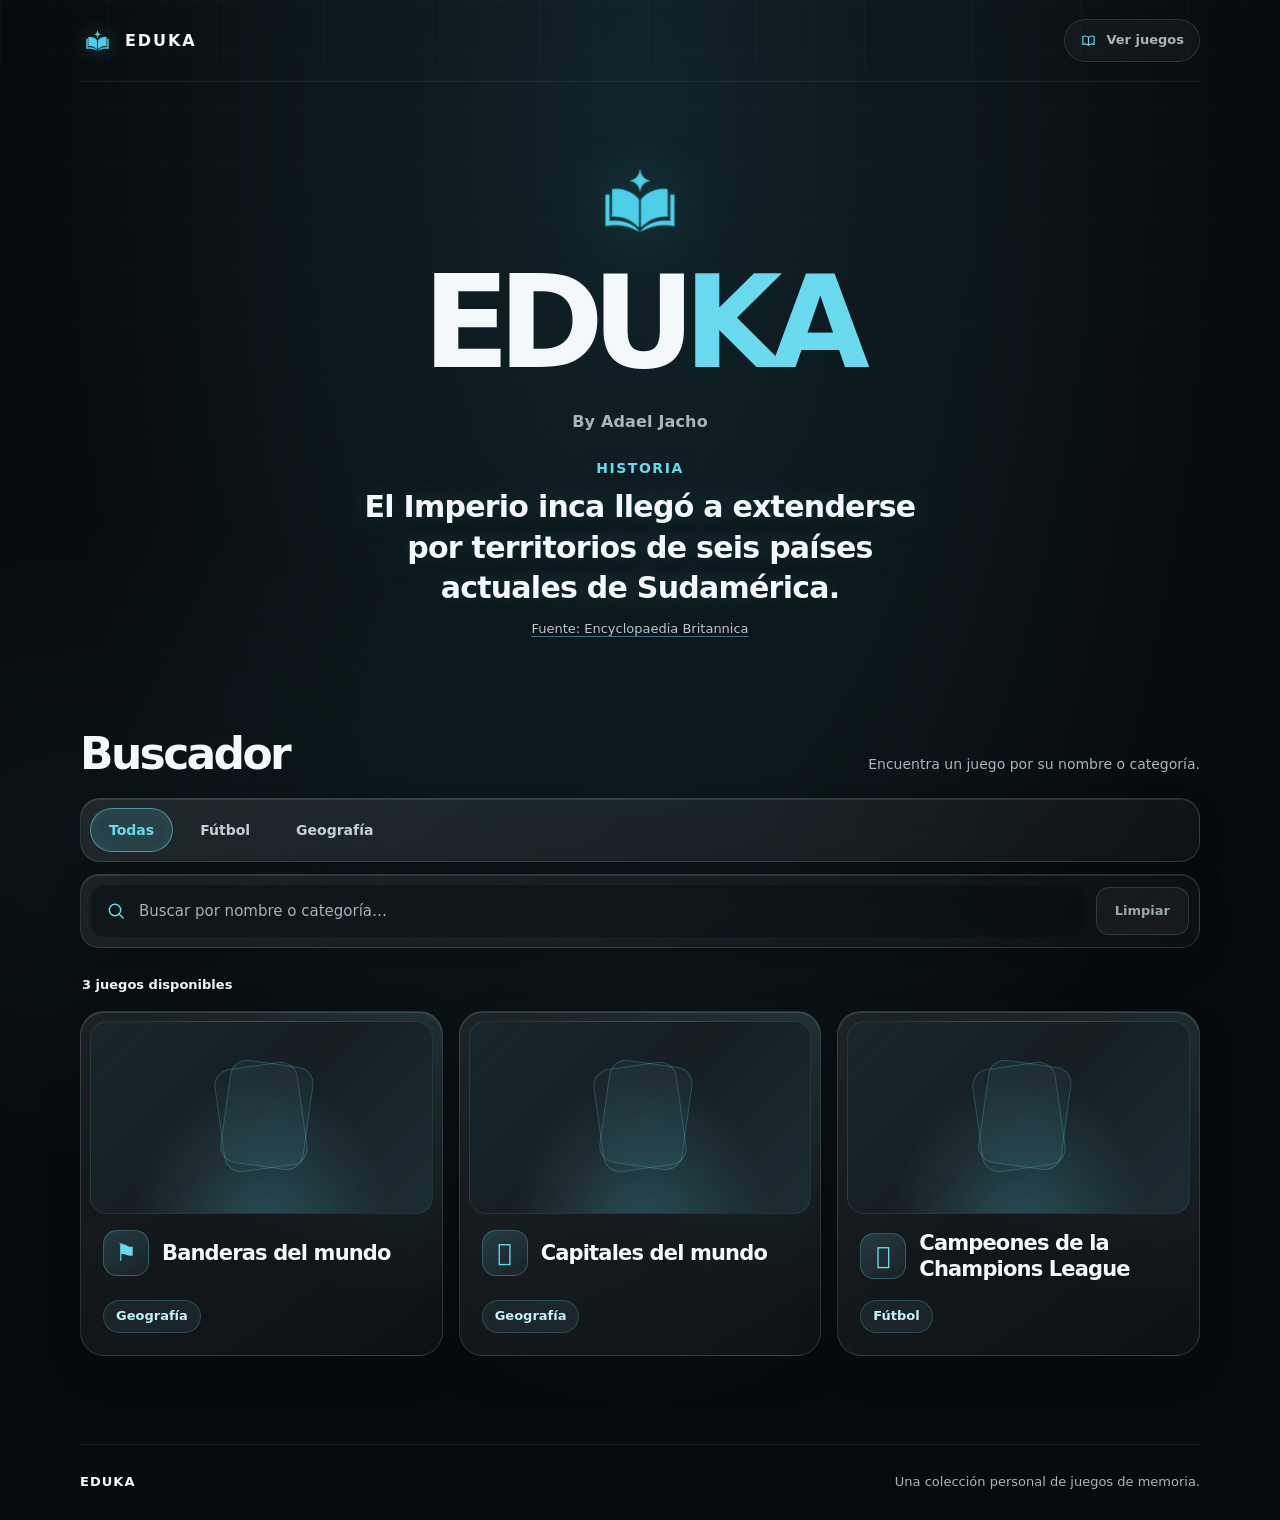
<file: index.html>
<!doctype html>
<html lang="es">
  <head>
    <meta charset="utf-8" />
    <meta name="viewport" content="width=device-width, initial-scale=1" />
    <meta name="theme-color" content="#080b0d" />
    <meta
      name="description"
      content="EDUKA reúne juegos de memoria para aprender distintos temas."
    />
    <title>EDUKA — Juegos de memoria</title>
    <link rel="icon" type="image/png" href="IMAGENES/isotipo-eduka-1000.png" />
    <link rel="stylesheet" href="styles.css" />
    <script src="buscador.js" defer></script>
  </head>
  <body>
    <a class="skip-link" href="#coleccion">Saltar a la colección</a>
    <div class="page-shell">
      <header class="topbar">
        <a class="brand-small" href="#inicio" aria-label="EDUKA, inicio">
          <img src="IMAGENES/isotipo-eduka-1000.png" alt="" />
          <span>EDUKA</span>
        </a>
        <a class="topbar-link" href="#coleccion">
          <svg viewBox="0 0 24 24" fill="none" aria-hidden="true">
            <path d="M4 6.5c2.8-1.4 5.5-.9 8 1.2v11c-2.5-2.1-5.2-2.6-8-1.2v-11Zm16 0c-2.8-1.4-5.5-.9-8 1.2v11c2.5-2.1 5.2-2.6 8-1.2v-11Z" stroke="currentColor" stroke-width="1.6" stroke-linejoin="round" />
          </svg>
          <span>Ver juegos</span>
        </a>
      </header>

      <main>
      <section class="hero" id="inicio" aria-labelledby="hero-title">
        <img class="hero-mark" src="IMAGENES/isotipo-eduka-1000.png" alt="" />
        <h1 id="hero-title">EDU<span>KA</span></h1>
        <p class="hero-byline">By Adael Jacho</p>
        <aside class="trivia-card" aria-labelledby="trivia-topic" aria-live="polite">
          <span class="trivia-topic" id="trivia-topic"></span>
          <p class="trivia-text" id="trivia-text"></p>
          <a class="trivia-source" id="trivia-source" target="_blank" rel="noopener noreferrer">
            Fuente
          </a>
        </aside>
      </section>

      <section class="collection" id="coleccion" aria-labelledby="collection-title">
        <div class="section-heading">
          <div>
            <h2 id="collection-title">Buscador</h2>
          </div>
          <p>Encuentra un juego por su nombre o categoría.</p>
        </div>

        <div
          class="category-filters"
          id="category-filters"
          role="group"
          aria-label="Filtrar juegos por categoría"
        ></div>

        <div class="search-panel" id="buscador">
          <label class="search-control" for="game-search">
            <svg viewBox="0 0 24 24" fill="none" aria-hidden="true">
              <circle cx="10.8" cy="10.8" r="6.8" stroke="currentColor" stroke-width="1.8" />
              <path d="m16 16 4.5 4.5" stroke="currentColor" stroke-width="1.8" stroke-linecap="round" />
            </svg>
            <input
              id="game-search"
              type="search"
              name="q"
              placeholder="Buscar por nombre o categoría…"
              autocomplete="off"
              aria-label="Buscar juegos por nombre o categoría"
              aria-describedby="search-hint"
            />
          </label>
          <button class="clear-button" id="clear-search" type="button" disabled>Limpiar</button>
        </div>

        <div class="results-line">
          <span class="results-count" id="results-count" role="status" aria-live="polite"></span>
        </div>

        <div class="game-grid" id="game-grid" role="list" aria-label="Juegos disponibles"></div>
        <div class="empty-state" id="empty-state" hidden>
          <div class="empty-icon" aria-hidden="true">⌕</div>
          <h3>No encontramos juegos</h3>
          <p>Prueba con otro nombre o categoría.</p>
        </div>
      </section>
      </main>

      <footer class="site-footer">
        <span class="footer-brand">EDUKA</span>
        <span>Una colección personal de juegos de memoria.</span>
      </footer>
    </div>
  </body>
</html>
</file>
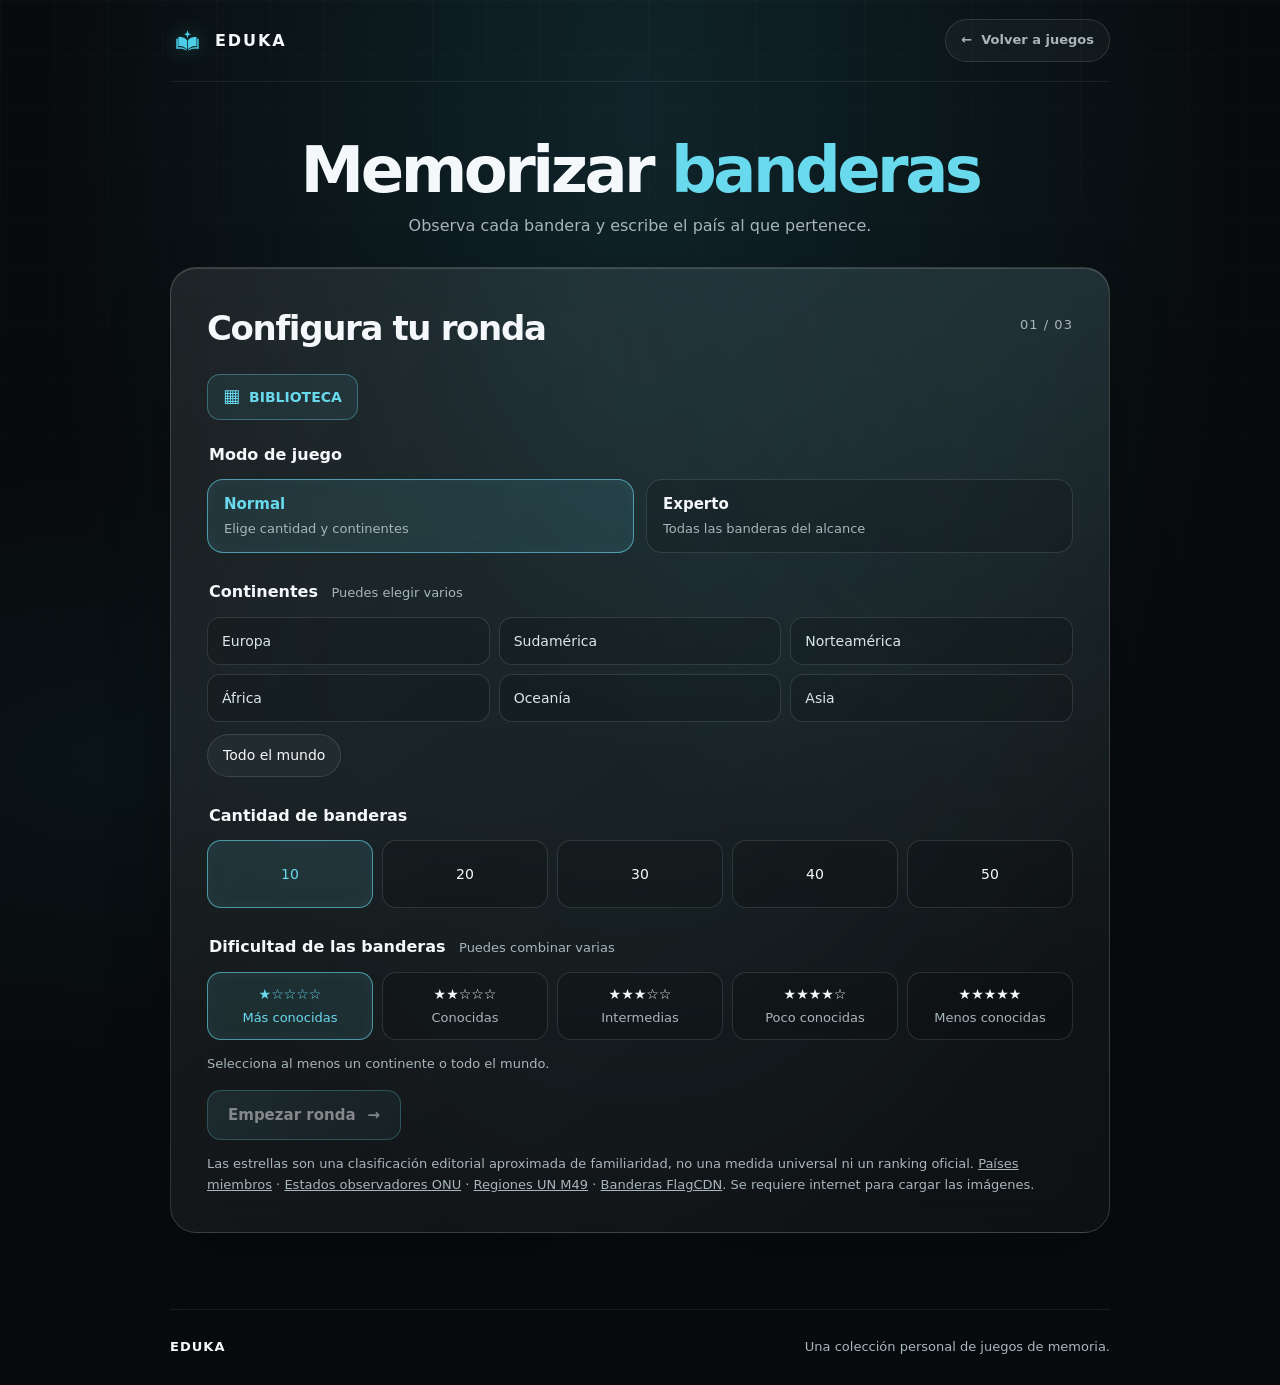
<file: juegos/BANDERAS/banderas.html>
<!doctype html>
<html lang="es">
  <head>
    <meta charset="utf-8" />
    <meta name="viewport" content="width=device-width, initial-scale=1" />
    <meta name="theme-color" content="#080b0d" />
    <meta name="description" content="Pon a prueba tu memoria e identifica banderas del mundo." />
    <title>Memorizar banderas — EDUKA</title>
    <link rel="icon" type="image/png" href="../../IMAGENES/isotipo-eduka-1000.png" />
    <link rel="stylesheet" href="../../styles.css" />
    <link rel="stylesheet" href="banderas.css" />
    <script src="../paises.js" defer></script>
    <script src="banderas.js" defer></script>
  </head>
  <body>
    <a class="skip-link" href="#game-main">Saltar al juego</a>
    <div class="page-shell flag-game-shell">
      <header class="topbar">
        <a class="brand-small" href="../../index.html" aria-label="EDUKA, inicio">
          <img src="../../IMAGENES/isotipo-eduka-1000.png" alt="" /><span>EDUKA</span>
        </a>
        <a class="topbar-link" href="../../index.html#coleccion">← <span>Volver a juegos</span></a>
      </header>

      <main id="game-main" class="flag-game-main">
        <section class="game-intro" aria-labelledby="game-title">
          <h1 id="game-title">Memorizar <span>banderas</span></h1>
          <p>Observa cada bandera y escribe el país al que pertenece.</p>
        </section>

        <section class="game-panel" id="configuration" aria-labelledby="config-title">
          <div class="panel-heading">
            <div><h2 id="config-title">Configura tu ronda</h2></div>
            <span class="panel-step">01 / 03</span>
          </div>
          <a class="library-launch" href="biblioteca-banderas.html"><span aria-hidden="true">▦</span>BIBLIOTECA</a>

          <fieldset class="choice-group mode-group">
            <legend>Modo de juego</legend>
            <label class="choice-card"><input type="radio" name="mode" value="normal" checked /><span><strong>Normal</strong><small>Elige cantidad y continentes</small></span></label>
            <label class="choice-card"><input type="radio" name="mode" value="expert" /><span><strong>Experto</strong><small>Todas las banderas del alcance</small></span></label>
          </fieldset>

          <fieldset class="choice-group">
            <legend>Continentes <span class="legend-note">Puedes elegir varios</span></legend>
            <div class="continent-grid" id="continent-options">
              <label class="continent-choice"><input type="checkbox" value="Europa" /><span>Europa</span></label>
              <label class="continent-choice"><input type="checkbox" value="Sudamérica" /><span>Sudamérica</span></label>
              <label class="continent-choice"><input type="checkbox" value="Norteamérica" /><span>Norteamérica</span></label>
              <label class="continent-choice"><input type="checkbox" value="África" /><span>África</span></label>
              <label class="continent-choice"><input type="checkbox" value="Oceanía" /><span>Oceanía</span></label>
              <label class="continent-choice"><input type="checkbox" value="Asia" /><span>Asia</span></label>
            </div>
            <label class="world-choice"><input type="checkbox" id="world-scope" /><span>Todo el mundo</span></label>
          </fieldset>

          <div id="normal-options">
          <fieldset class="choice-group">
            <legend>Cantidad de banderas</legend>
            <div class="difficulty-grid">
              <label class="difficulty-choice"><input type="radio" name="quantity" value="10" checked /><span>10</span></label>
              <label class="difficulty-choice"><input type="radio" name="quantity" value="20" /><span>20</span></label>
              <label class="difficulty-choice"><input type="radio" name="quantity" value="30" /><span>30</span></label>
              <label class="difficulty-choice"><input type="radio" name="quantity" value="40" /><span>40</span></label>
              <label class="difficulty-choice"><input type="radio" name="quantity" value="50" /><span>50</span></label>
            </div>
          </fieldset>
          <fieldset class="choice-group" id="difficulty-group">
            <legend>Dificultad de las banderas <span class="legend-note">Puedes combinar varias</span></legend>
            <div class="difficulty-grid star-grid">
              <label class="difficulty-choice"><input type="checkbox" name="star-rating" value="1" checked /><span aria-label="1 estrella, banderas más conocidas">★☆☆☆☆<small>Más conocidas</small></span></label>
              <label class="difficulty-choice"><input type="checkbox" name="star-rating" value="2" /><span aria-label="2 estrellas">★★☆☆☆<small>Conocidas</small></span></label>
              <label class="difficulty-choice"><input type="checkbox" name="star-rating" value="3" /><span aria-label="3 estrellas">★★★☆☆<small>Intermedias</small></span></label>
              <label class="difficulty-choice"><input type="checkbox" name="star-rating" value="4" /><span aria-label="4 estrellas">★★★★☆<small>Poco conocidas</small></span></label>
              <label class="difficulty-choice"><input type="checkbox" name="star-rating" value="5" /><span aria-label="5 estrellas, banderas menos conocidas">★★★★★<small>Menos conocidas</small></span></label>
            </div>
          </fieldset>
          </div>
          <p class="form-message" id="config-message" role="status" aria-live="polite">Selecciona al menos un continente o todo el mundo.</p>
          <button class="primary-button" id="start-game" type="button" disabled>Empezar ronda <span aria-hidden="true">→</span></button>
          <p class="data-note">Las estrellas son una clasificación editorial aproximada de familiaridad, no una medida universal ni un ranking oficial. <a href="https://www.un.org/about-us/member-states" target="_blank" rel="noopener noreferrer">Países miembros</a> · <a href="https://www.un.org/en/about-us/non-member-states" target="_blank" rel="noopener noreferrer">Estados observadores ONU</a> · <a href="https://unstats.un.org/unsd/methodology/m49/overview" target="_blank" rel="noopener noreferrer">Regiones UN M49</a> · <a href="https://flagcdn.io/docs/" target="_blank" rel="noopener noreferrer">Banderas FlagCDN</a>. Se requiere internet para cargar las imágenes.</p>
        </section>

        <section class="game-panel round-panel" id="round" aria-labelledby="round-title" hidden>
          <div class="panel-heading round-heading">
            <div><p class="eyebrow" id="round-mode-label">Ronda normal</p><h2 id="round-title">¿De dónde es esta bandera?</h2></div>
            <button class="quiet-button" id="cancel-round" type="button">Salir de la ronda</button>
          </div>
          <div class="round-status"><span id="progress-label"></span><span id="score-label"></span></div>
          <div class="progress-track" role="progressbar" aria-label="Progreso de banderas acertadas" aria-valuemin="0" aria-valuemax="100" aria-valuenow="0"><span id="progress-fill"></span></div>
          <div class="flag-stage" id="flag-stage">
            <img id="flag-image" alt="Bandera para identificar" />
            <div id="flag-error" hidden role="status"><p>No se pudo cargar esta bandera. Comprueba tu conexión e inténtalo de nuevo.</p><button class="quiet-button" id="retry-flag" type="button">Volver a cargar</button></div>
          </div>
          <form id="answer-form" class="answer-form" autocomplete="off">
            <label for="country-answer">¿A qué país pertenece?</label>
            <div class="autocomplete-wrap">
              <input id="country-answer" type="text" placeholder="Escribe el nombre de un país…" role="combobox" aria-autocomplete="list" aria-expanded="false" aria-controls="country-suggestions" aria-describedby="answer-feedback" />
              <ul id="country-suggestions" class="suggestions-list" role="listbox" hidden></ul>
            </div>
            <p id="answer-feedback" class="answer-feedback" aria-live="polite" role="status">Empieza a escribir para ver sugerencias.</p>
            <button class="primary-button" id="submit-answer" type="submit" disabled>Comprobar respuesta <span aria-hidden="true">→</span></button>
          </form>
        </section>

        <section class="game-panel results-panel" id="results" aria-labelledby="results-title" hidden>
          <div class="panel-heading"><div><h2 id="results-title" tabindex="-1">Así te fue</h2></div><span class="panel-step">03 / 03</span></div>
          <div class="score-grid">
            <article class="score-card score-correct"><span>Respuestas correctas</span><strong id="correct-percent">0%</strong><small id="correct-total"></small></article>
            <article class="score-card score-incorrect"><span>Respuestas incorrectas</span><strong id="incorrect-percent">0%</strong><small id="incorrect-total"></small></article>
          </div>
          <div class="result-toolbar"><h3>Detalle por bandera</h3><div class="result-filters" role="group" aria-label="Filtrar resultados"><button type="button" data-result-filter="all" aria-pressed="true" class="is-active">Todas</button><button type="button" data-result-filter="errors" aria-pressed="false">Con errores</button><button type="button" data-result-filter="clean" aria-pressed="false">Sin errores</button></div></div>
          <p id="results-count" class="results-count" aria-live="polite"></p>
          <div class="table-scroll"><table class="results-table"><thead><tr><th scope="col">País</th><th scope="col">Intentos</th><th scope="col">Errores</th><th scope="col">Resultado</th></tr></thead><tbody id="results-body"></tbody></table></div>
          <div class="results-actions"><button class="primary-button" id="replay-game" type="button">Jugar de nuevo <span aria-hidden="true">↻</span></button><button class="quiet-button" id="back-config" type="button">Cambiar configuración</button></div>
        </section>

      </main>
      <footer class="site-footer"><span class="footer-brand">EDUKA</span><span>Una colección personal de juegos de memoria.</span></footer>
    </div>
  </body>
</html>
</file>
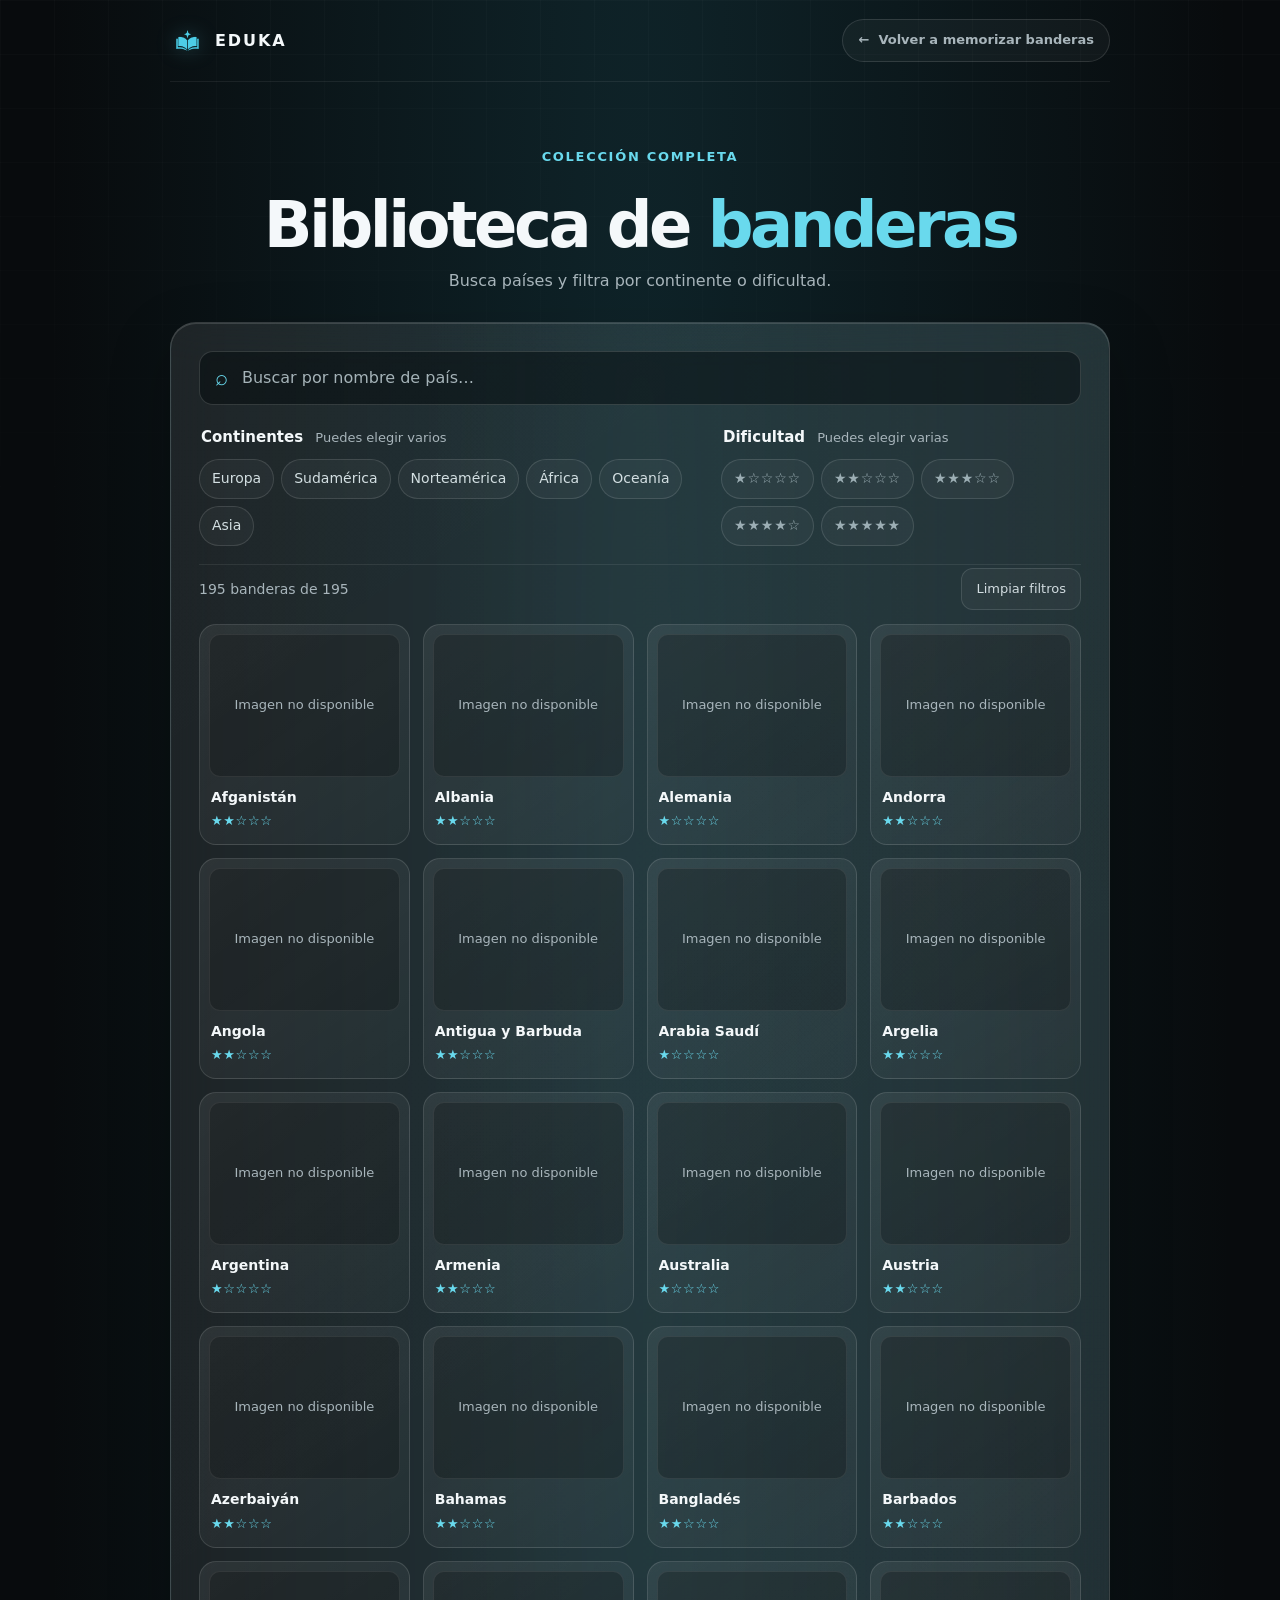
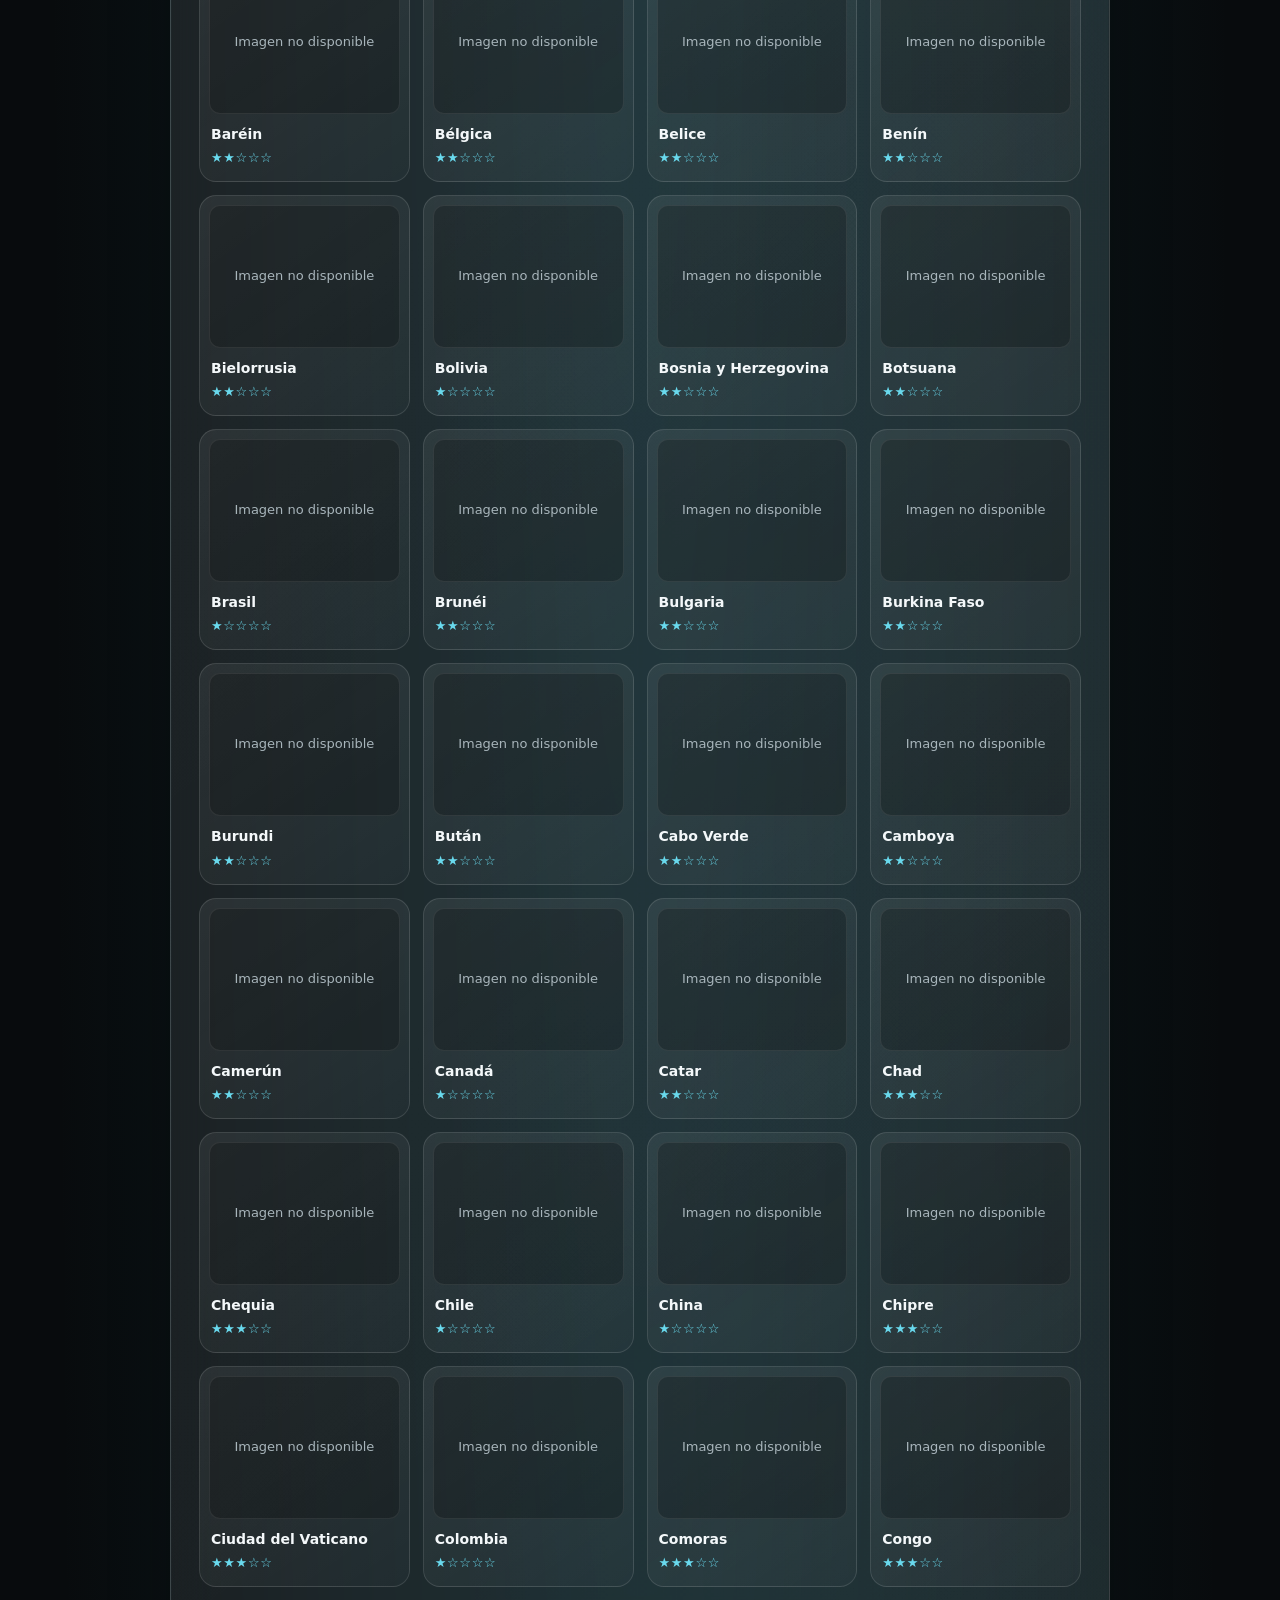
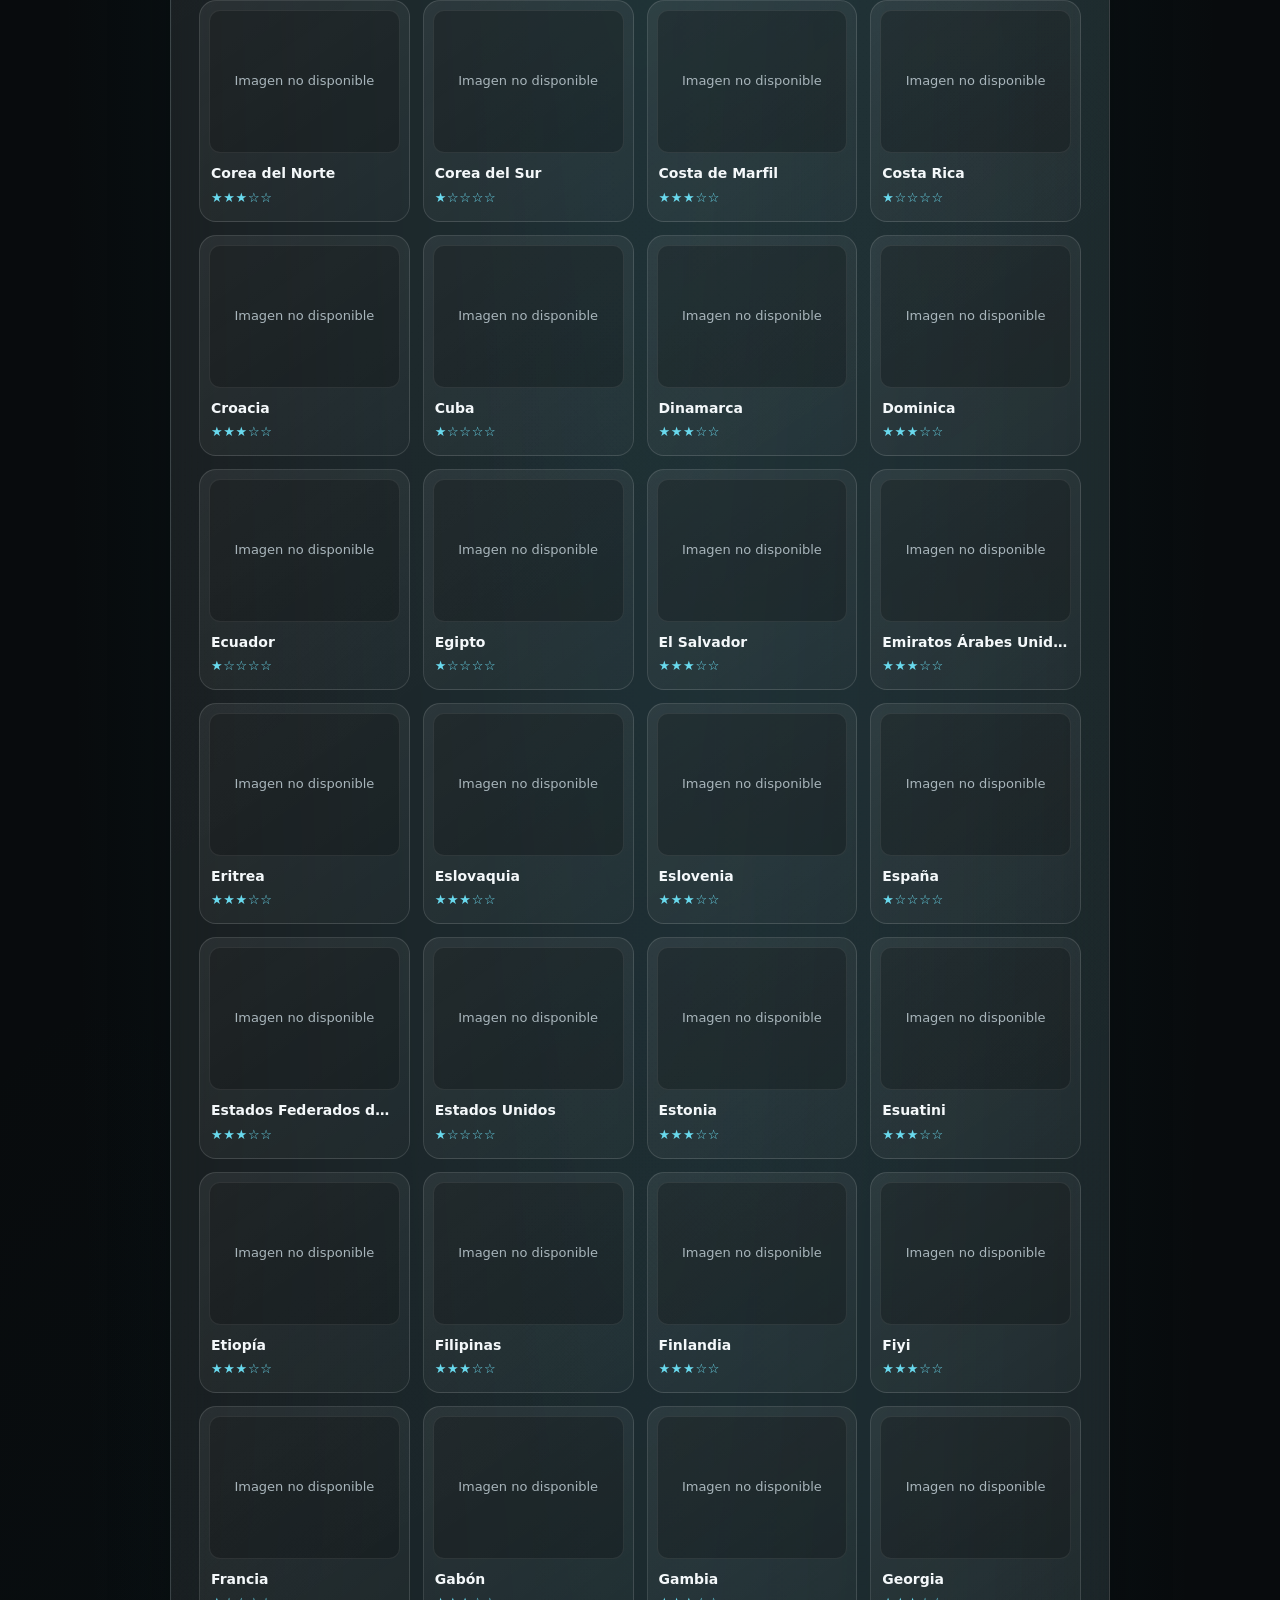
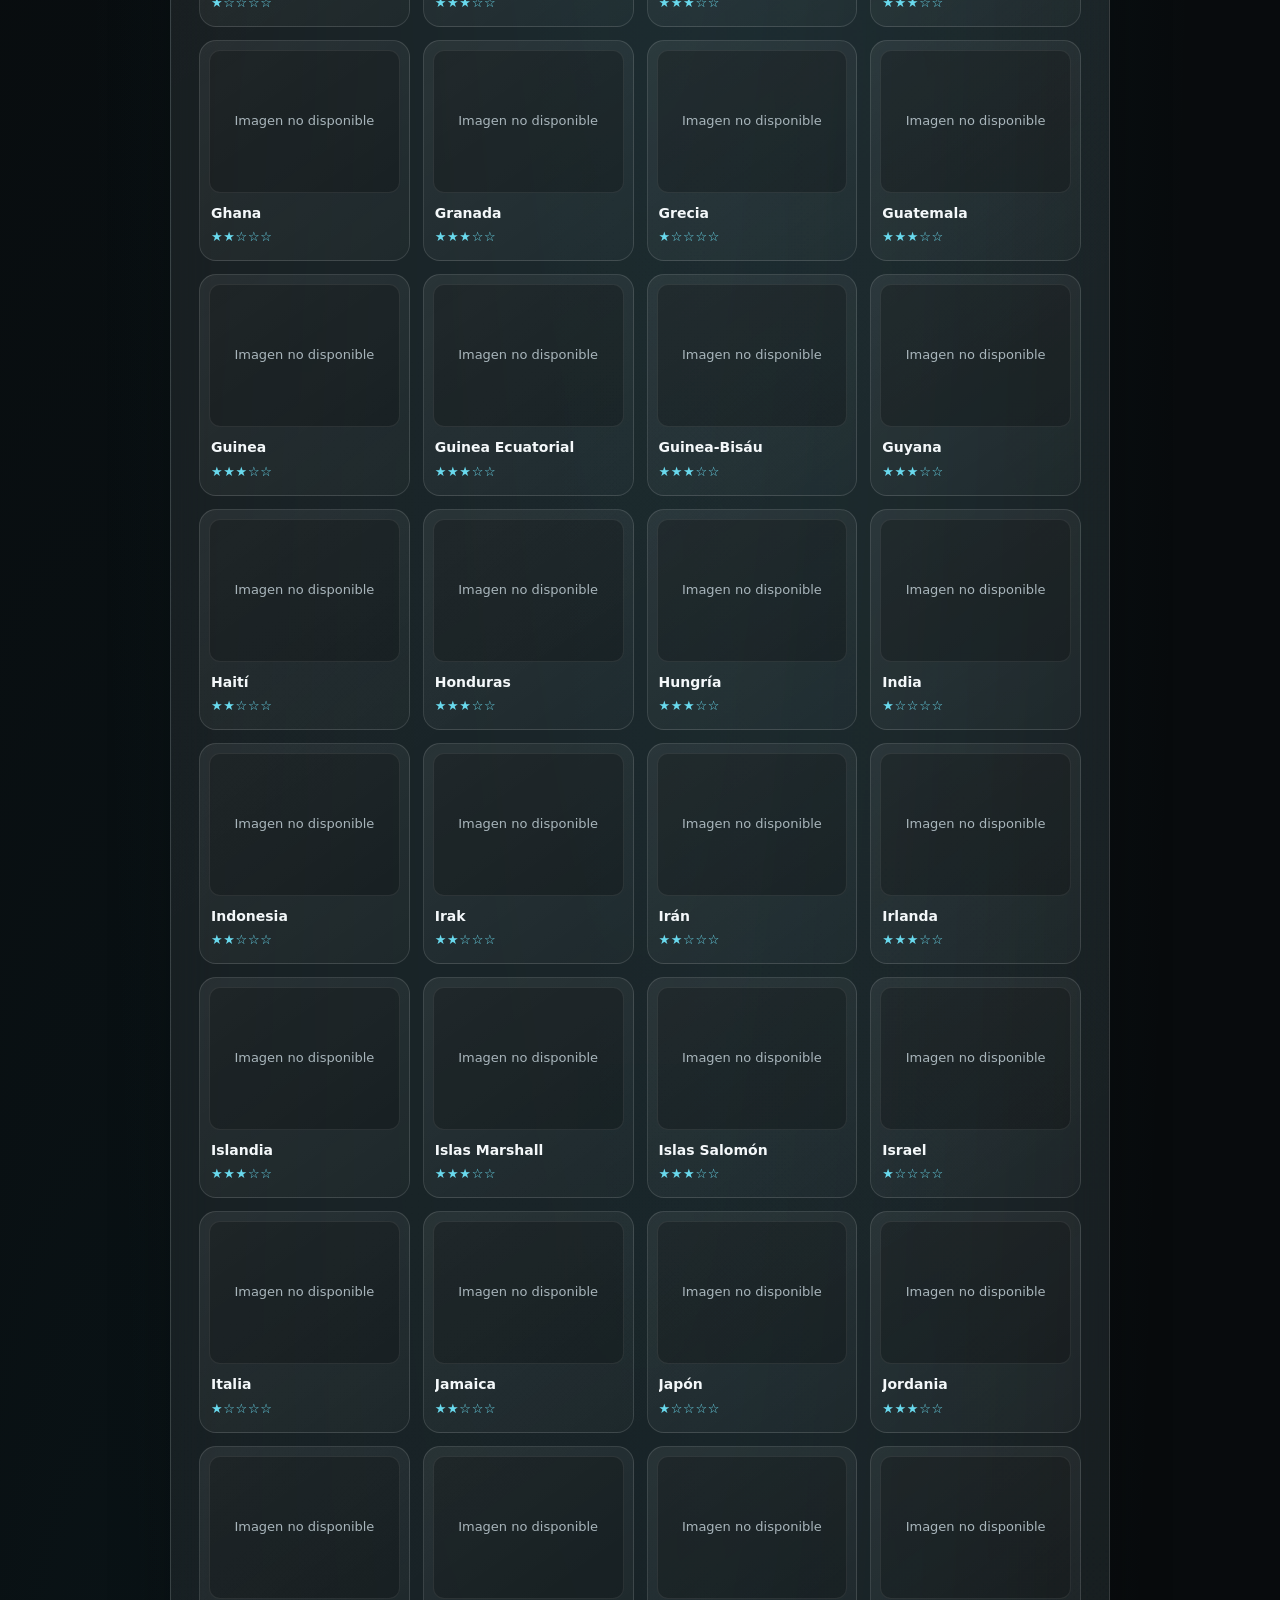
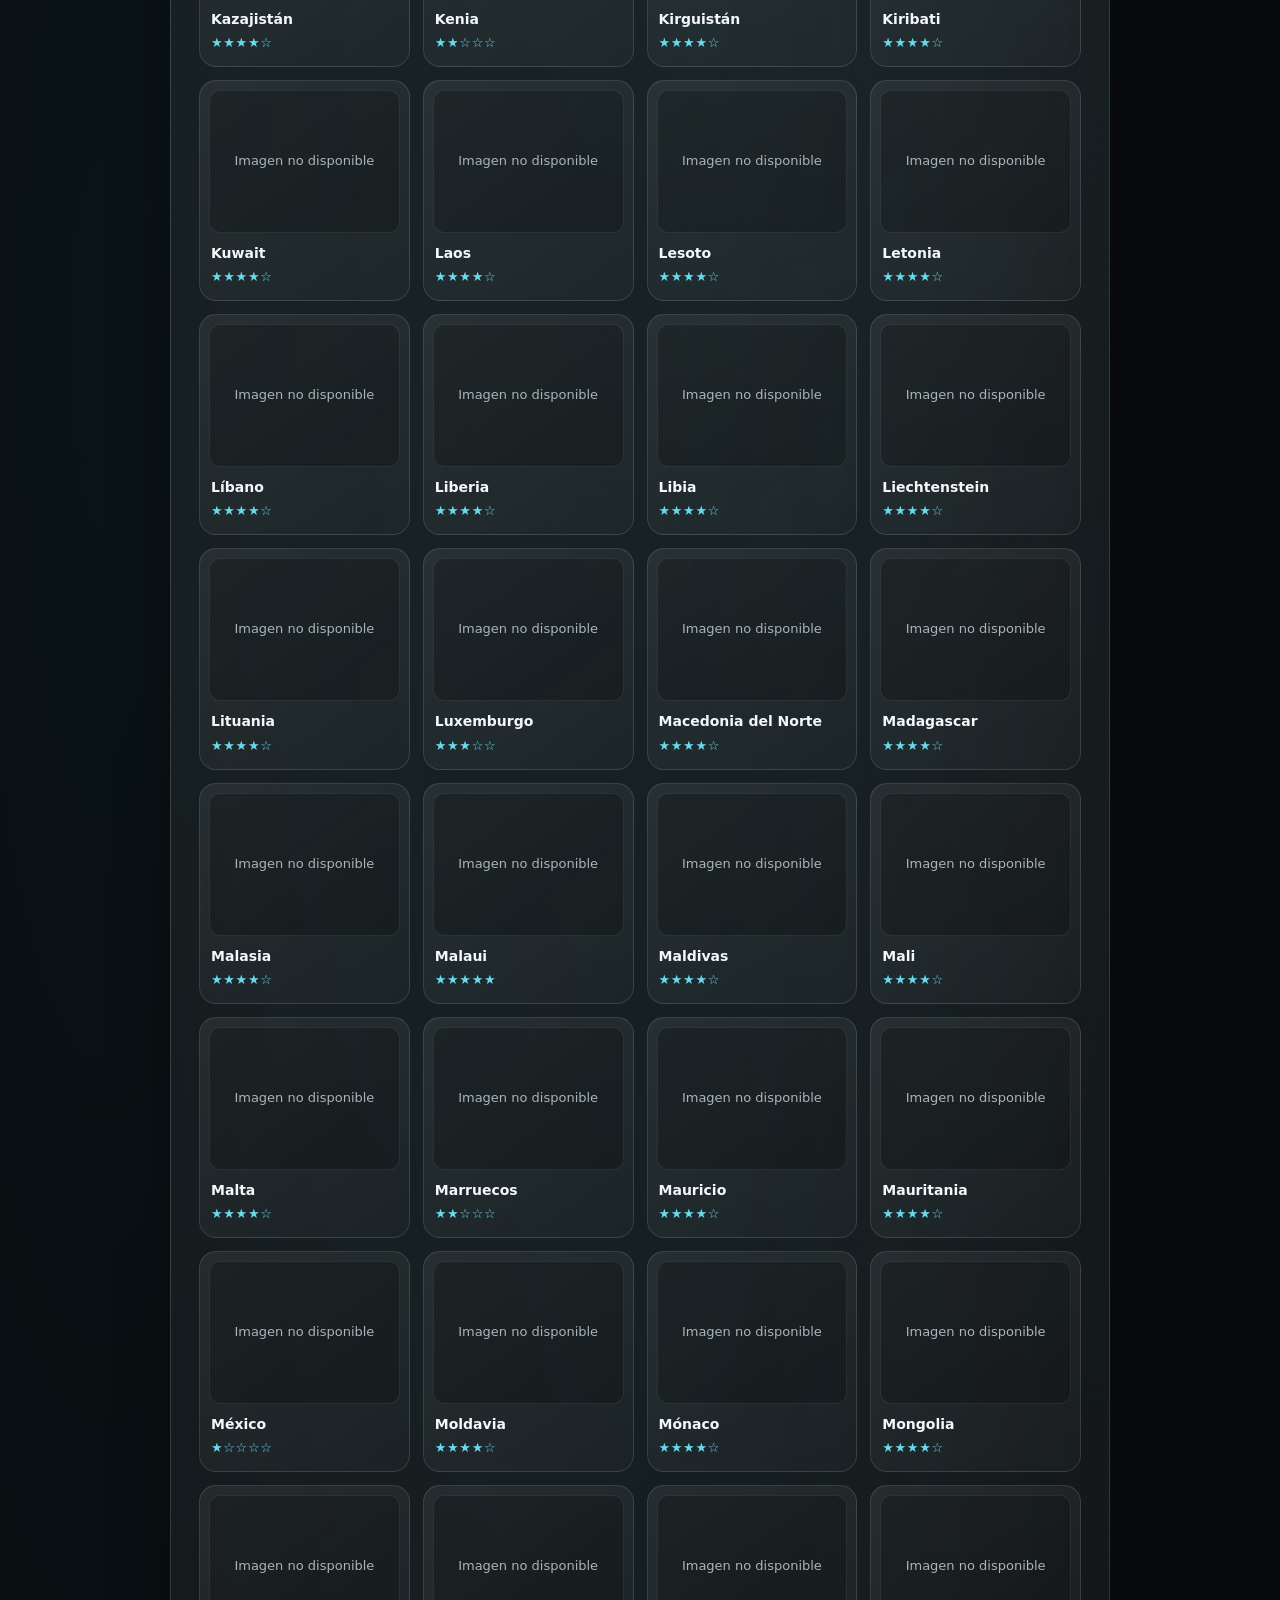
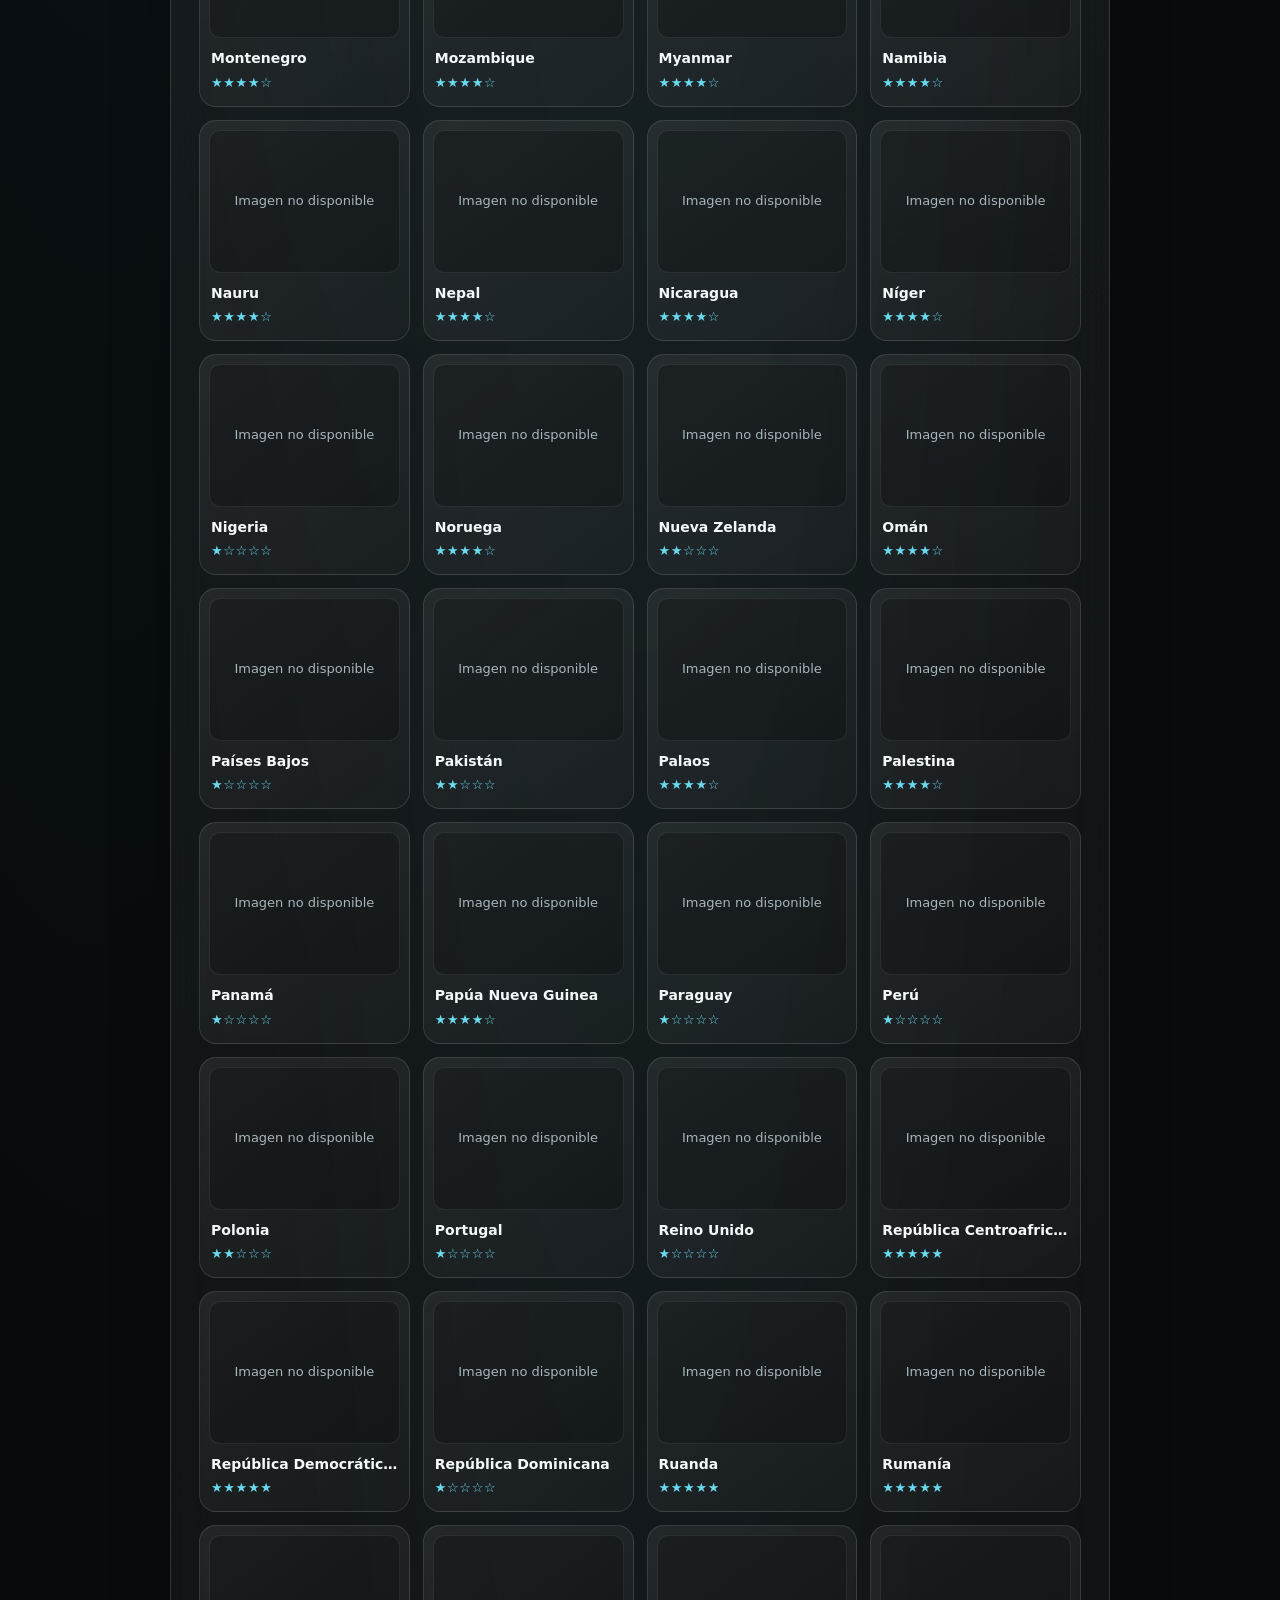
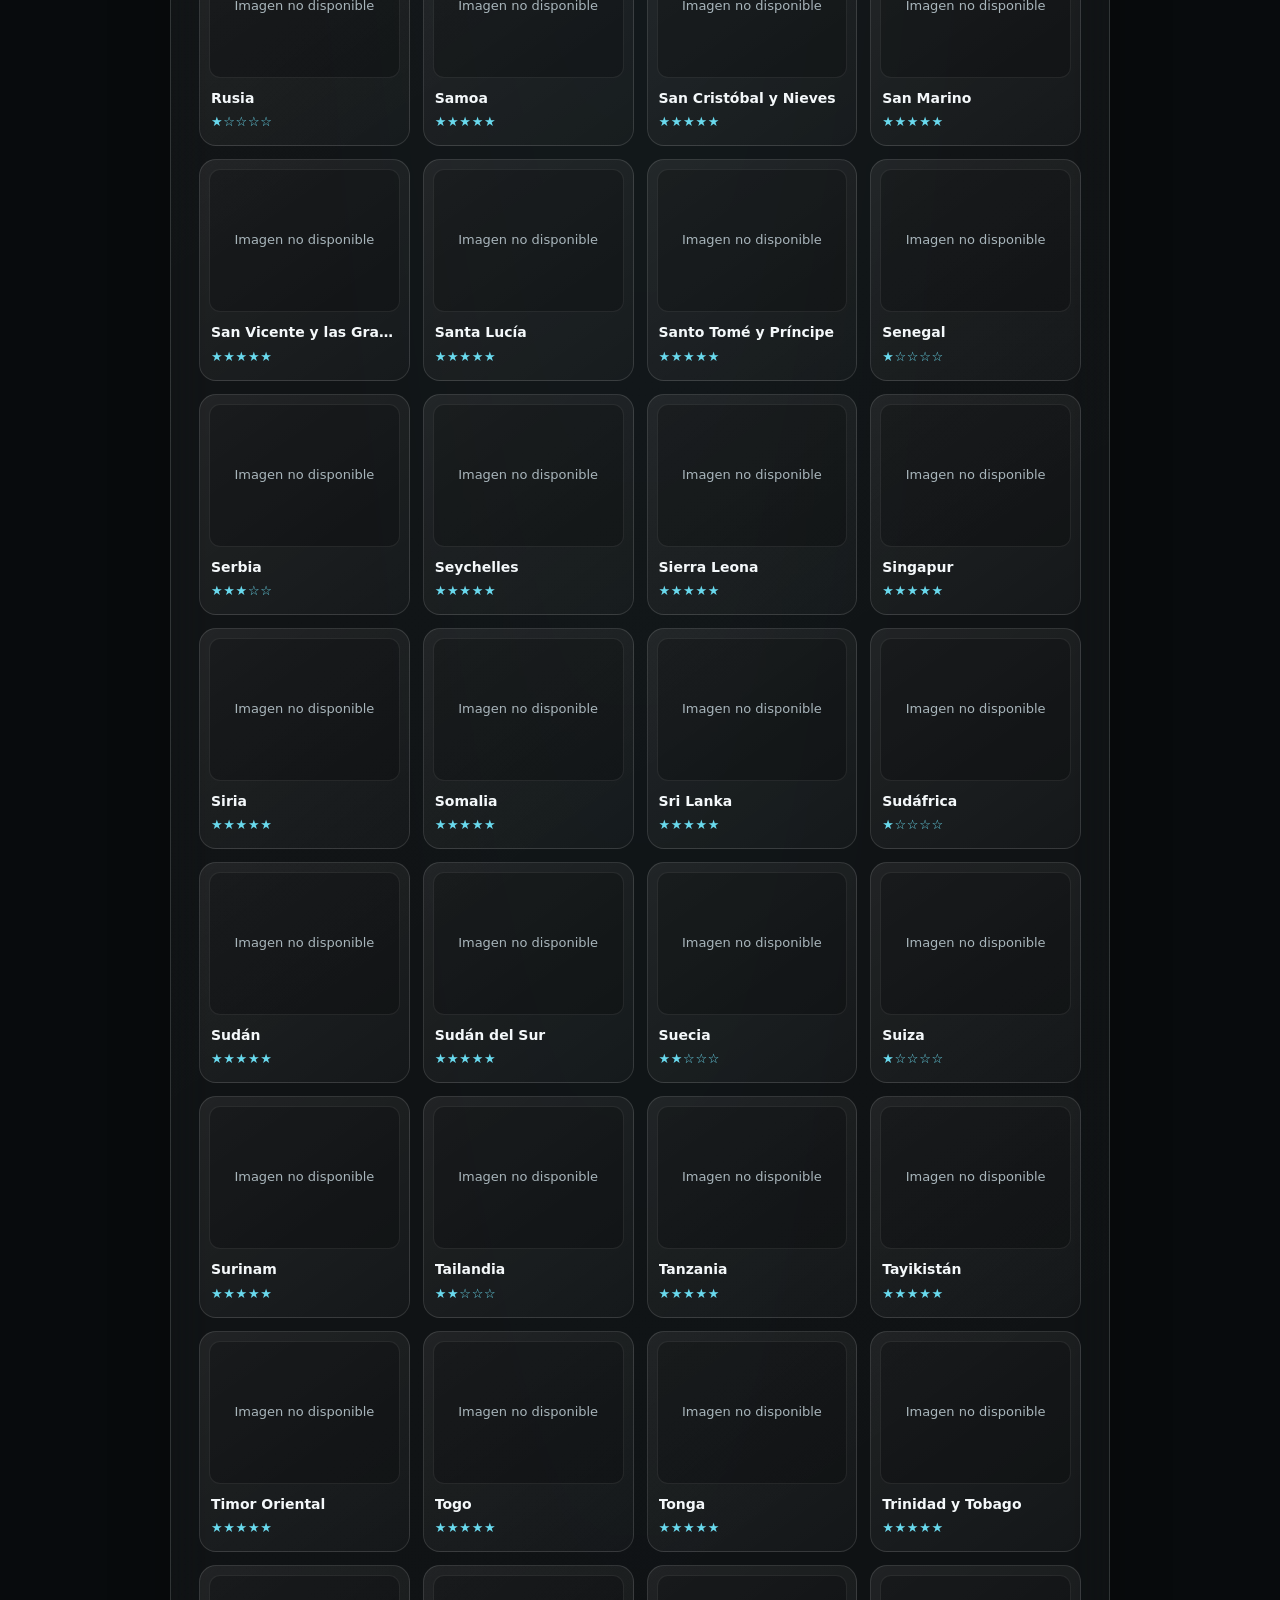
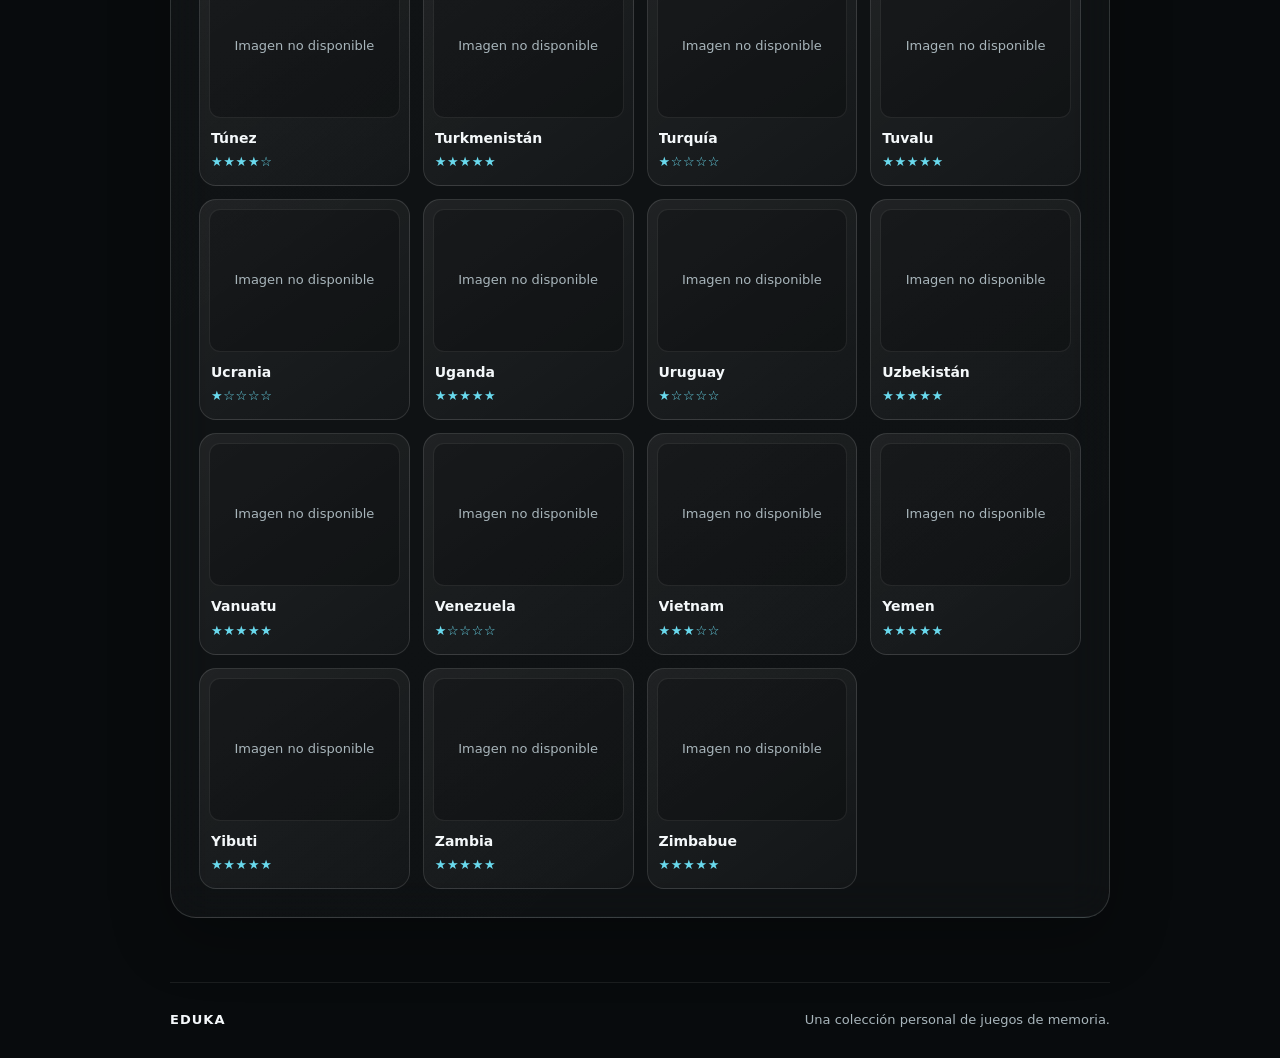
<file: juegos/BANDERAS/biblioteca-banderas.html>
<!doctype html>
<html lang="es">
  <head>
    <meta charset="utf-8" />
    <meta name="viewport" content="width=device-width, initial-scale=1" />
    <meta name="theme-color" content="#080b0d" />
    <meta name="description" content="Explora y filtra las banderas incluidas en EDUKA." />
    <title>Biblioteca de banderas — EDUKA</title>
    <link rel="icon" type="image/png" href="../../IMAGENES/isotipo-eduka-1000.png" />
    <link rel="stylesheet" href="../../styles.css" />
    <link rel="stylesheet" href="banderas.css" />
    <link rel="stylesheet" href="biblioteca-banderas.css" />
    <script src="../paises.js" defer></script>
    <script src="biblioteca-banderas.js" defer></script>
  </head>
  <body>
    <a class="skip-link" href="#library-main">Saltar a la biblioteca</a>
    <div class="page-shell flag-game-shell">
      <header class="topbar">
        <a class="brand-small" href="../../index.html" aria-label="EDUKA, inicio">
          <img src="../../IMAGENES/isotipo-eduka-1000.png" alt="" /><span>EDUKA</span>
        </a>
        <a class="topbar-link" href="banderas.html">← <span>Volver a memorizar banderas</span></a>
      </header>

      <main id="library-main" class="flag-game-main library-page">
        <section class="game-intro" aria-labelledby="library-title">
          <p class="eyebrow">Colección completa</p>
          <h1 id="library-title">Biblioteca de <span>banderas</span></h1>
          <p>Busca países y filtra por continente o dificultad.</p>
        </section>

        <section class="game-panel library-panel" aria-label="Buscar y filtrar banderas">
          <label class="library-search" for="library-search-input">
            <span aria-hidden="true">⌕</span>
            <input id="library-search-input" type="search" placeholder="Buscar por nombre de país…" autocomplete="off" aria-label="Buscar por nombre de país" />
          </label>
          <div class="library-filter-grid">
            <fieldset class="library-filter-group">
              <legend>Continentes <small>Puedes elegir varios</small></legend>
              <div class="library-checks" id="library-continent-filters">
                <label class="library-check"><input type="checkbox" value="Europa" /><span>Europa</span></label>
                <label class="library-check"><input type="checkbox" value="Sudamérica" /><span>Sudamérica</span></label>
                <label class="library-check"><input type="checkbox" value="Norteamérica" /><span>Norteamérica</span></label>
                <label class="library-check"><input type="checkbox" value="África" /><span>África</span></label>
                <label class="library-check"><input type="checkbox" value="Oceanía" /><span>Oceanía</span></label>
                <label class="library-check"><input type="checkbox" value="Asia" /><span>Asia</span></label>
              </div>
            </fieldset>
            <fieldset class="library-filter-group">
              <legend>Dificultad <small>Puedes elegir varias</small></legend>
              <div class="library-checks star-checks" id="library-star-filters">
                <label class="library-check"><input type="checkbox" value="1" aria-label="Filtrar por 1 estrella, banderas más conocidas" /><span aria-hidden="true">★☆☆☆☆</span></label>
                <label class="library-check"><input type="checkbox" value="2" aria-label="Filtrar por 2 estrellas" /><span aria-hidden="true">★★☆☆☆</span></label>
                <label class="library-check"><input type="checkbox" value="3" aria-label="Filtrar por 3 estrellas" /><span aria-hidden="true">★★★☆☆</span></label>
                <label class="library-check"><input type="checkbox" value="4" aria-label="Filtrar por 4 estrellas" /><span aria-hidden="true">★★★★☆</span></label>
                <label class="library-check"><input type="checkbox" value="5" aria-label="Filtrar por 5 estrellas, banderas menos conocidas" /><span aria-hidden="true">★★★★★</span></label>
              </div>
            </fieldset>
          </div>
          <div class="library-results-line">
            <p id="library-results-count" role="status" aria-live="polite"></p>
            <button class="quiet-button" id="clear-library-filters" type="button">Limpiar filtros</button>
          </div>
          <div class="library-grid" id="library-grid"></div>
          <div class="library-empty" id="library-empty" hidden><h2>No encontramos banderas</h2><p>Prueba con otro nombre o cambia los filtros.</p></div>
        </section>
      </main>

      <dialog class="flag-detail-dialog" id="flag-detail" aria-labelledby="detail-country-name">
        <div class="flag-detail-content">
          <div class="flag-detail-heading">
            <div><p class="eyebrow">Bandera seleccionada</p><h2 id="detail-country-name"></h2></div>
            <button class="quiet-button detail-close" id="close-flag-detail" type="button" aria-label="Cerrar detalle">Cerrar <span aria-hidden="true">×</span></button>
          </div>
          <div class="flag-detail-image-wrap"><img id="detail-flag-image" alt="" /><p id="detail-flag-error" role="status" hidden>No se pudo cargar esta bandera. Comprueba tu conexión e inténtalo de nuevo.</p></div>
          <p class="flag-detail-stars" id="detail-country-stars"></p>
        </div>
      </dialog>

      <footer class="site-footer"><span class="footer-brand">EDUKA</span><span>Una colección personal de juegos de memoria.</span></footer>
    </div>
  </body>
</html>
</file>
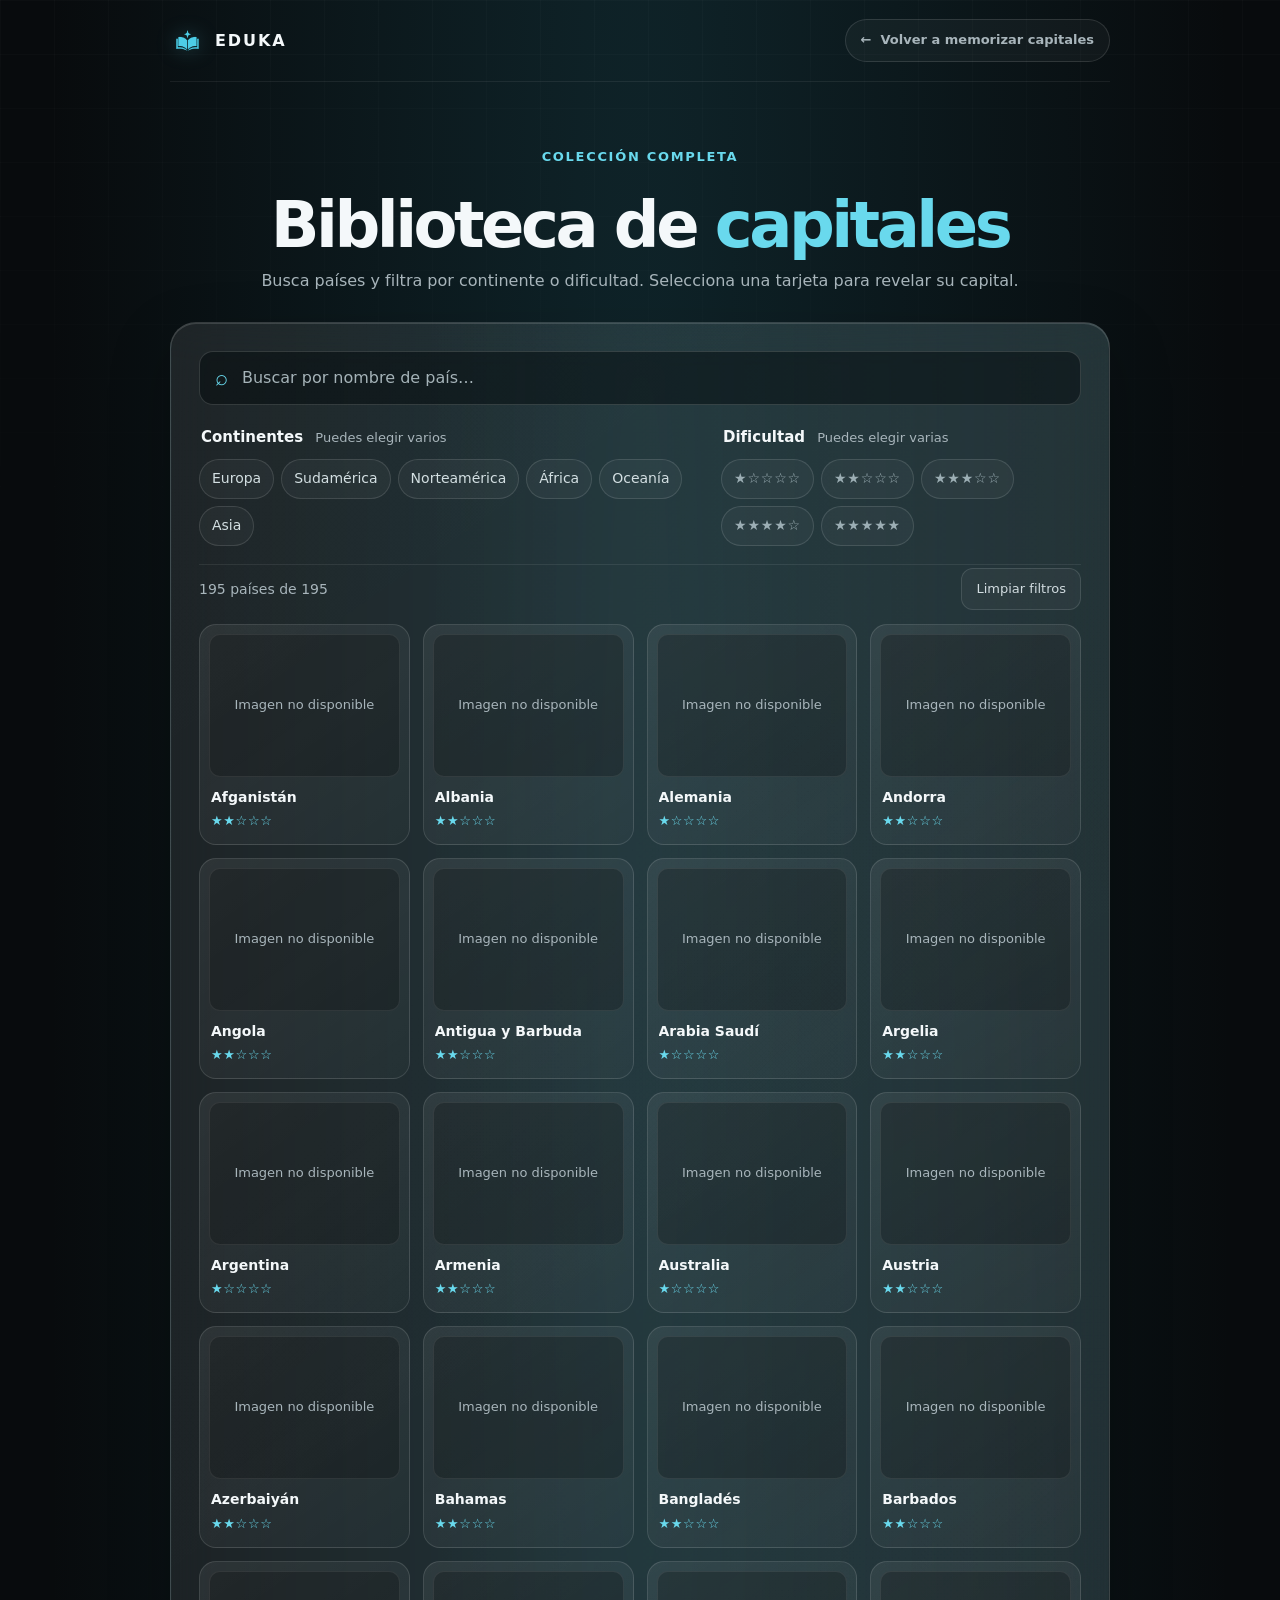
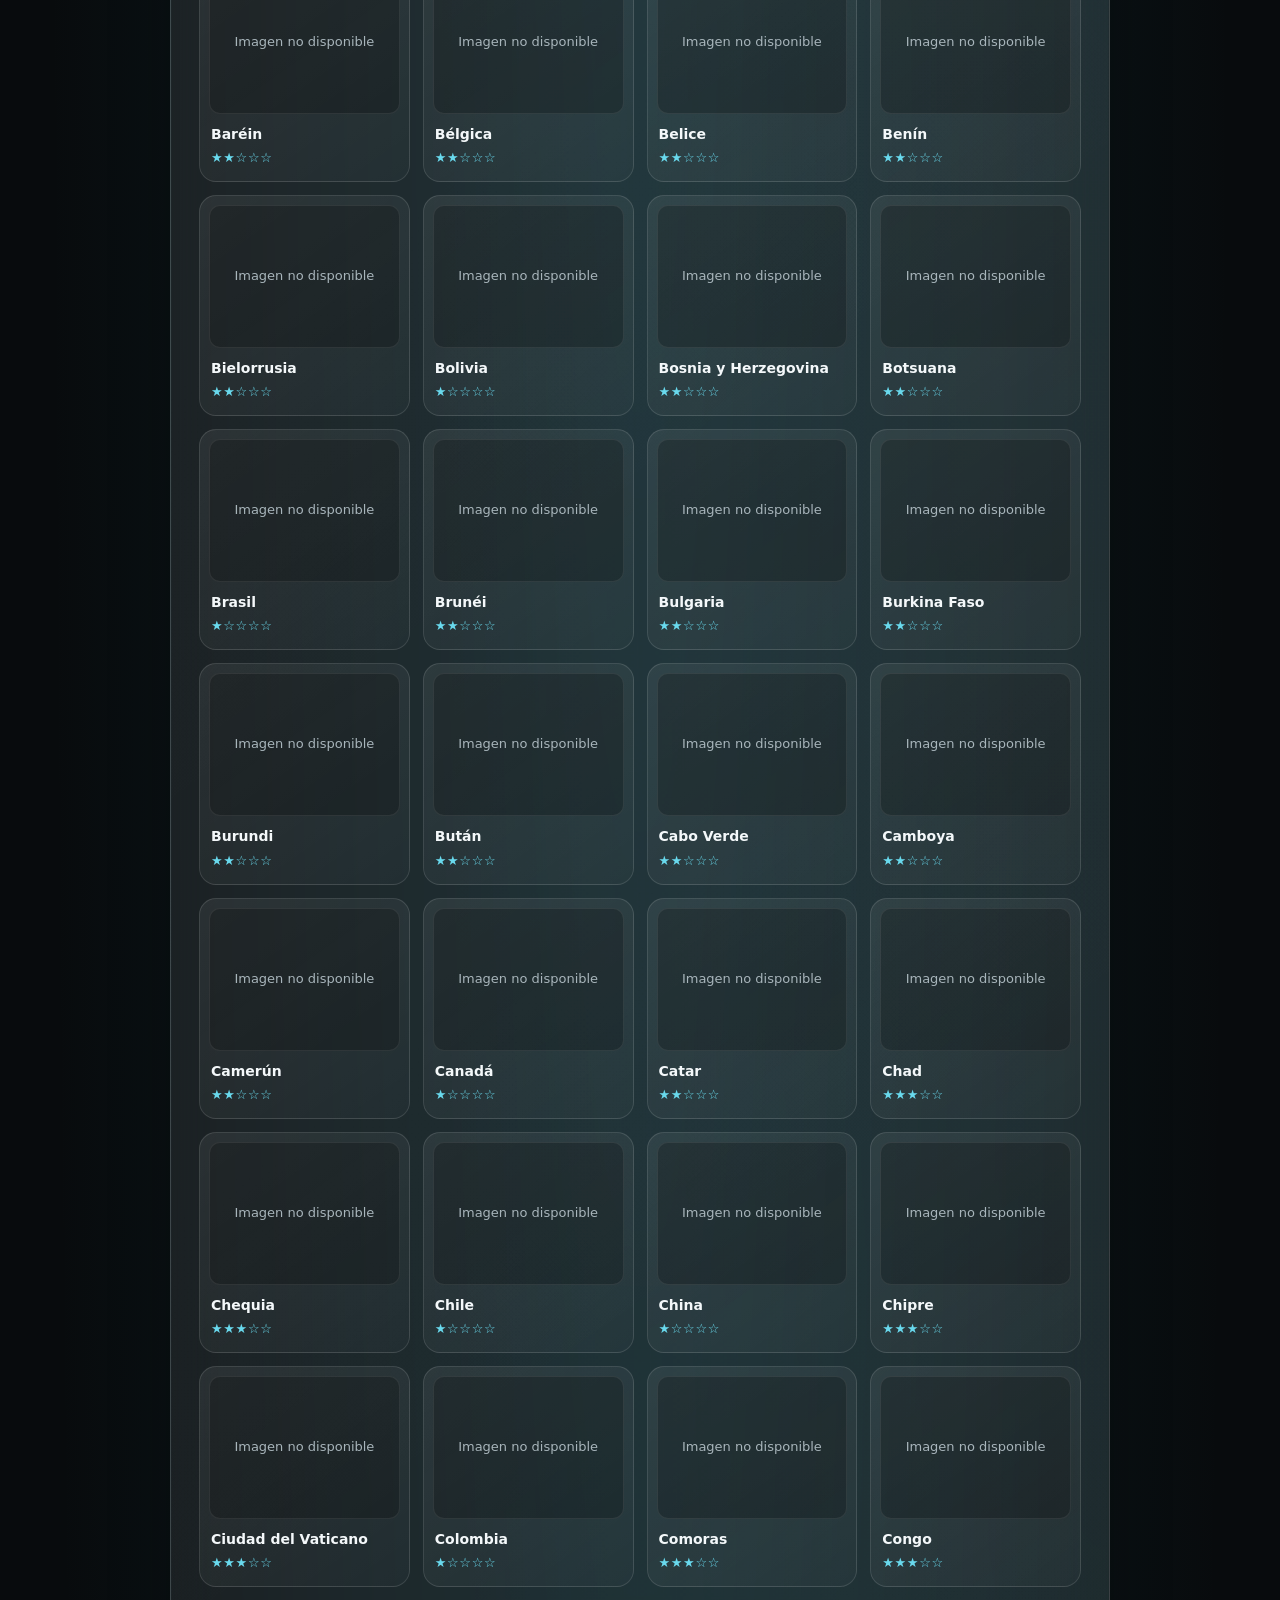
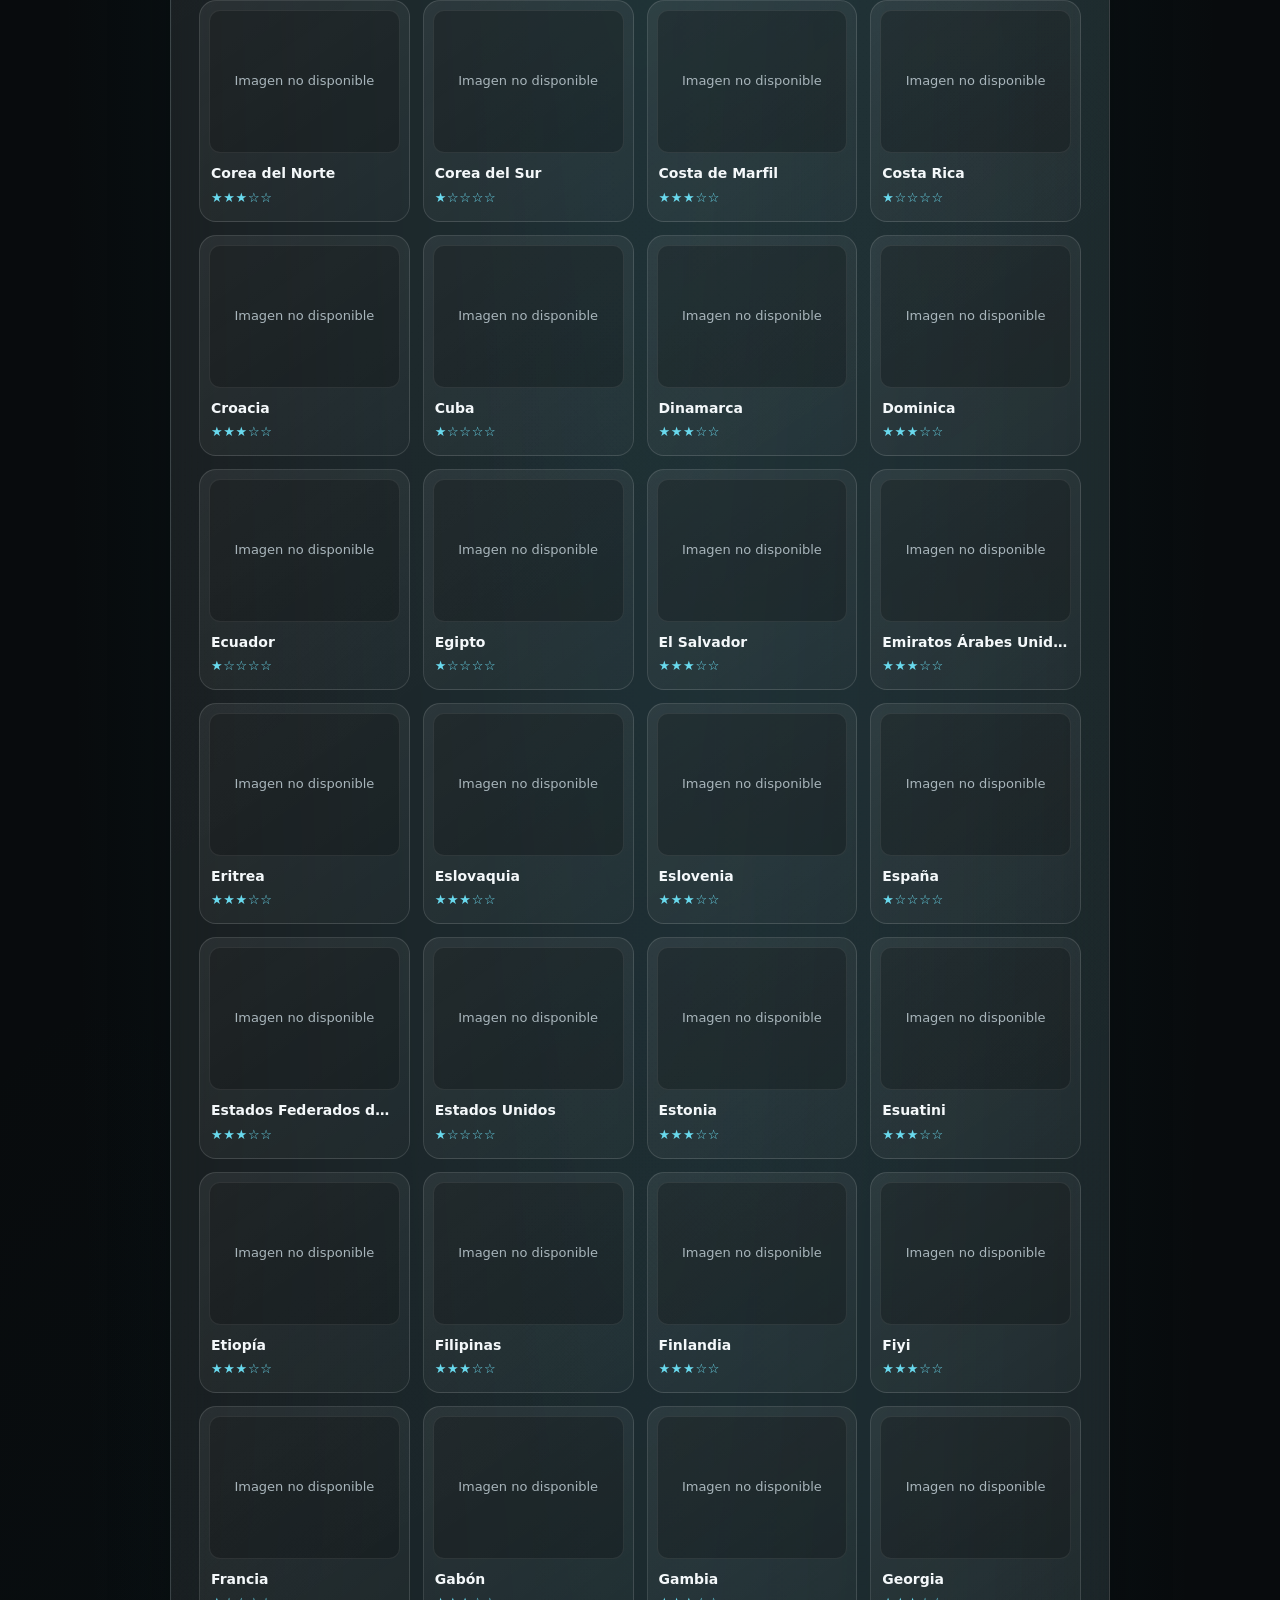
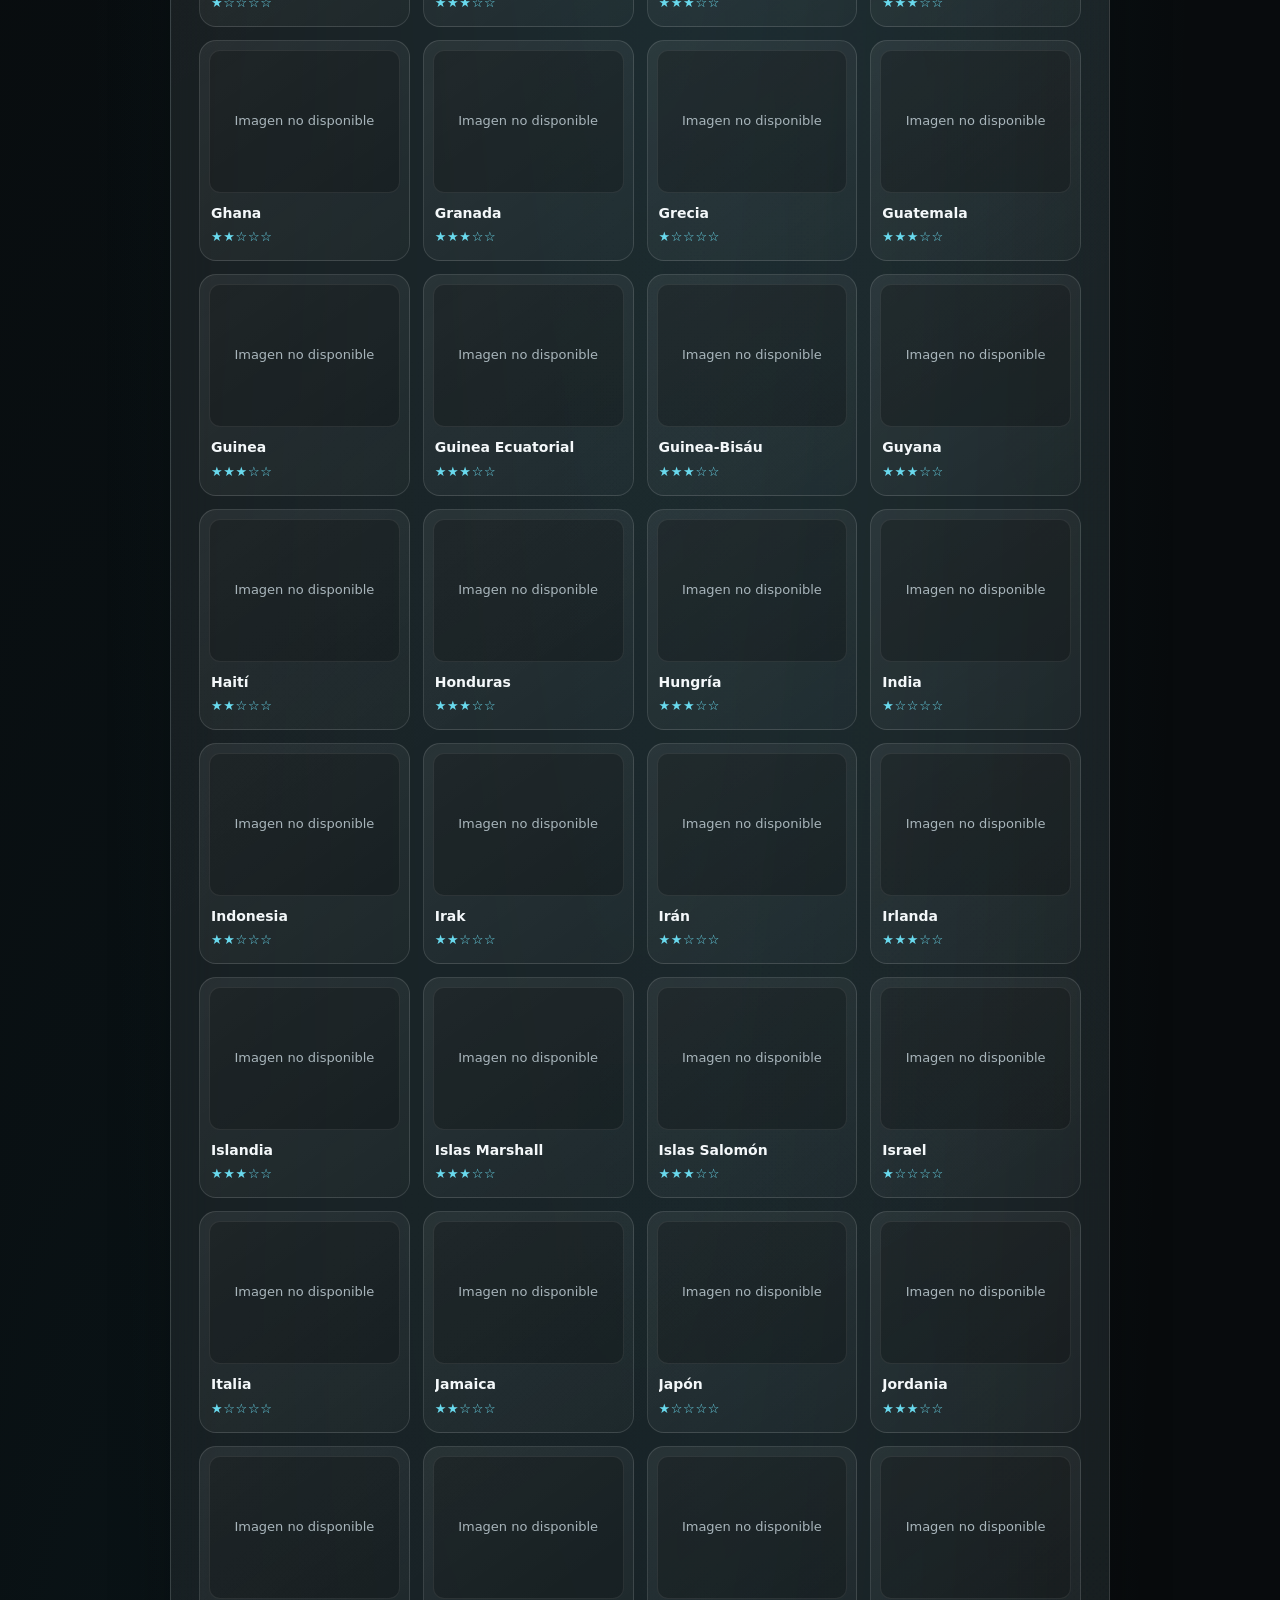
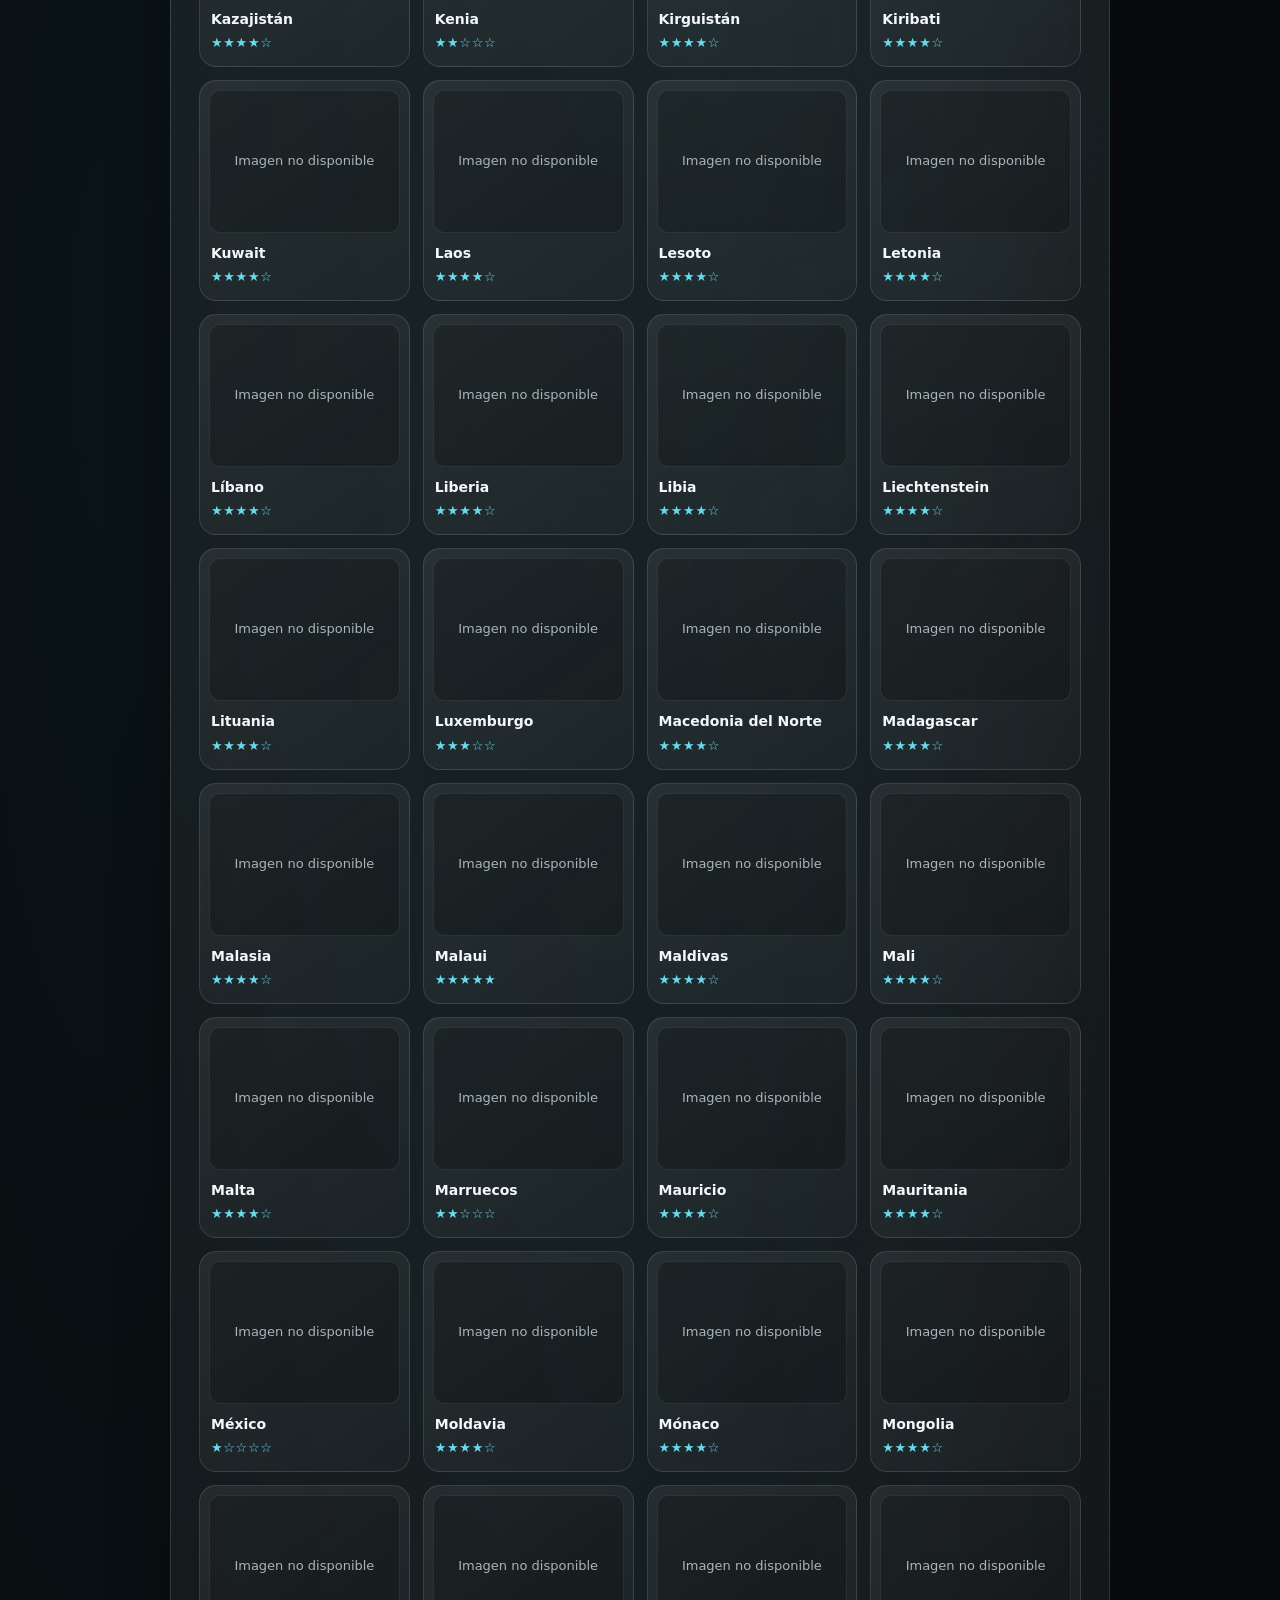
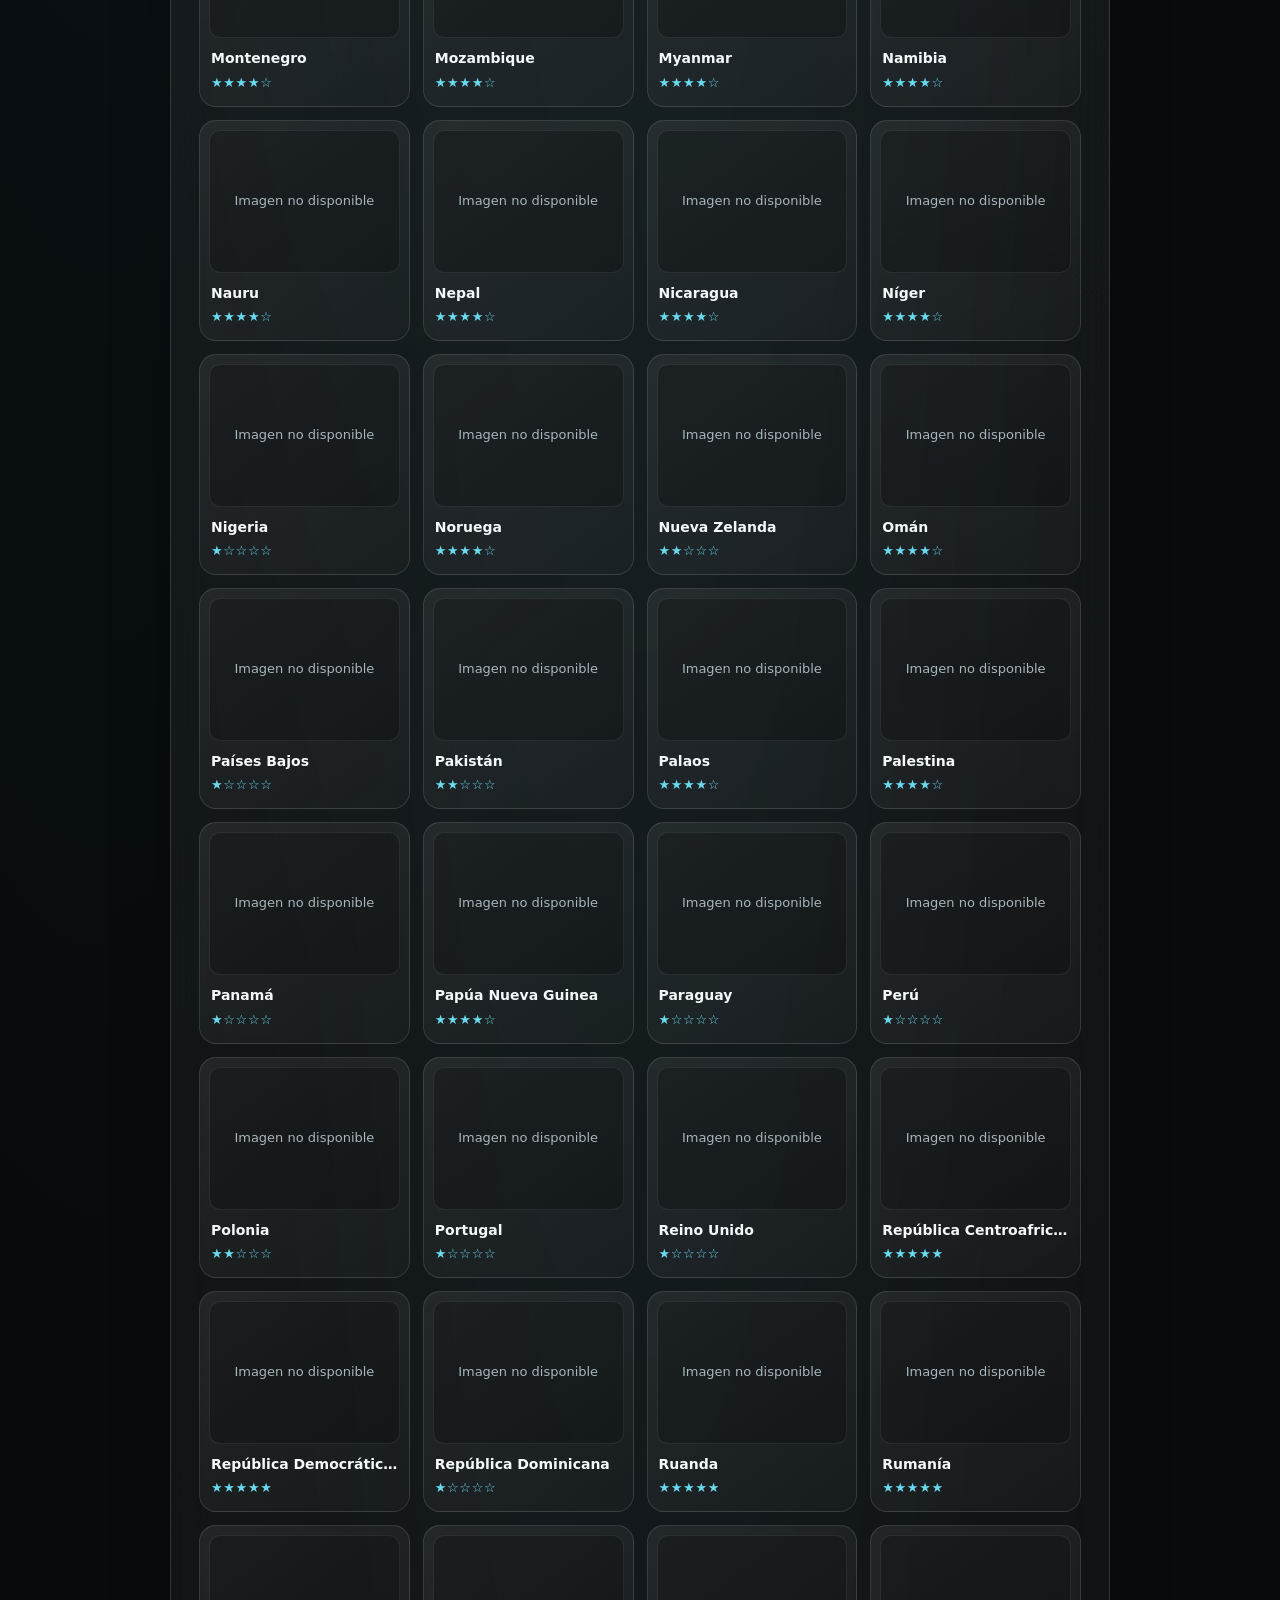
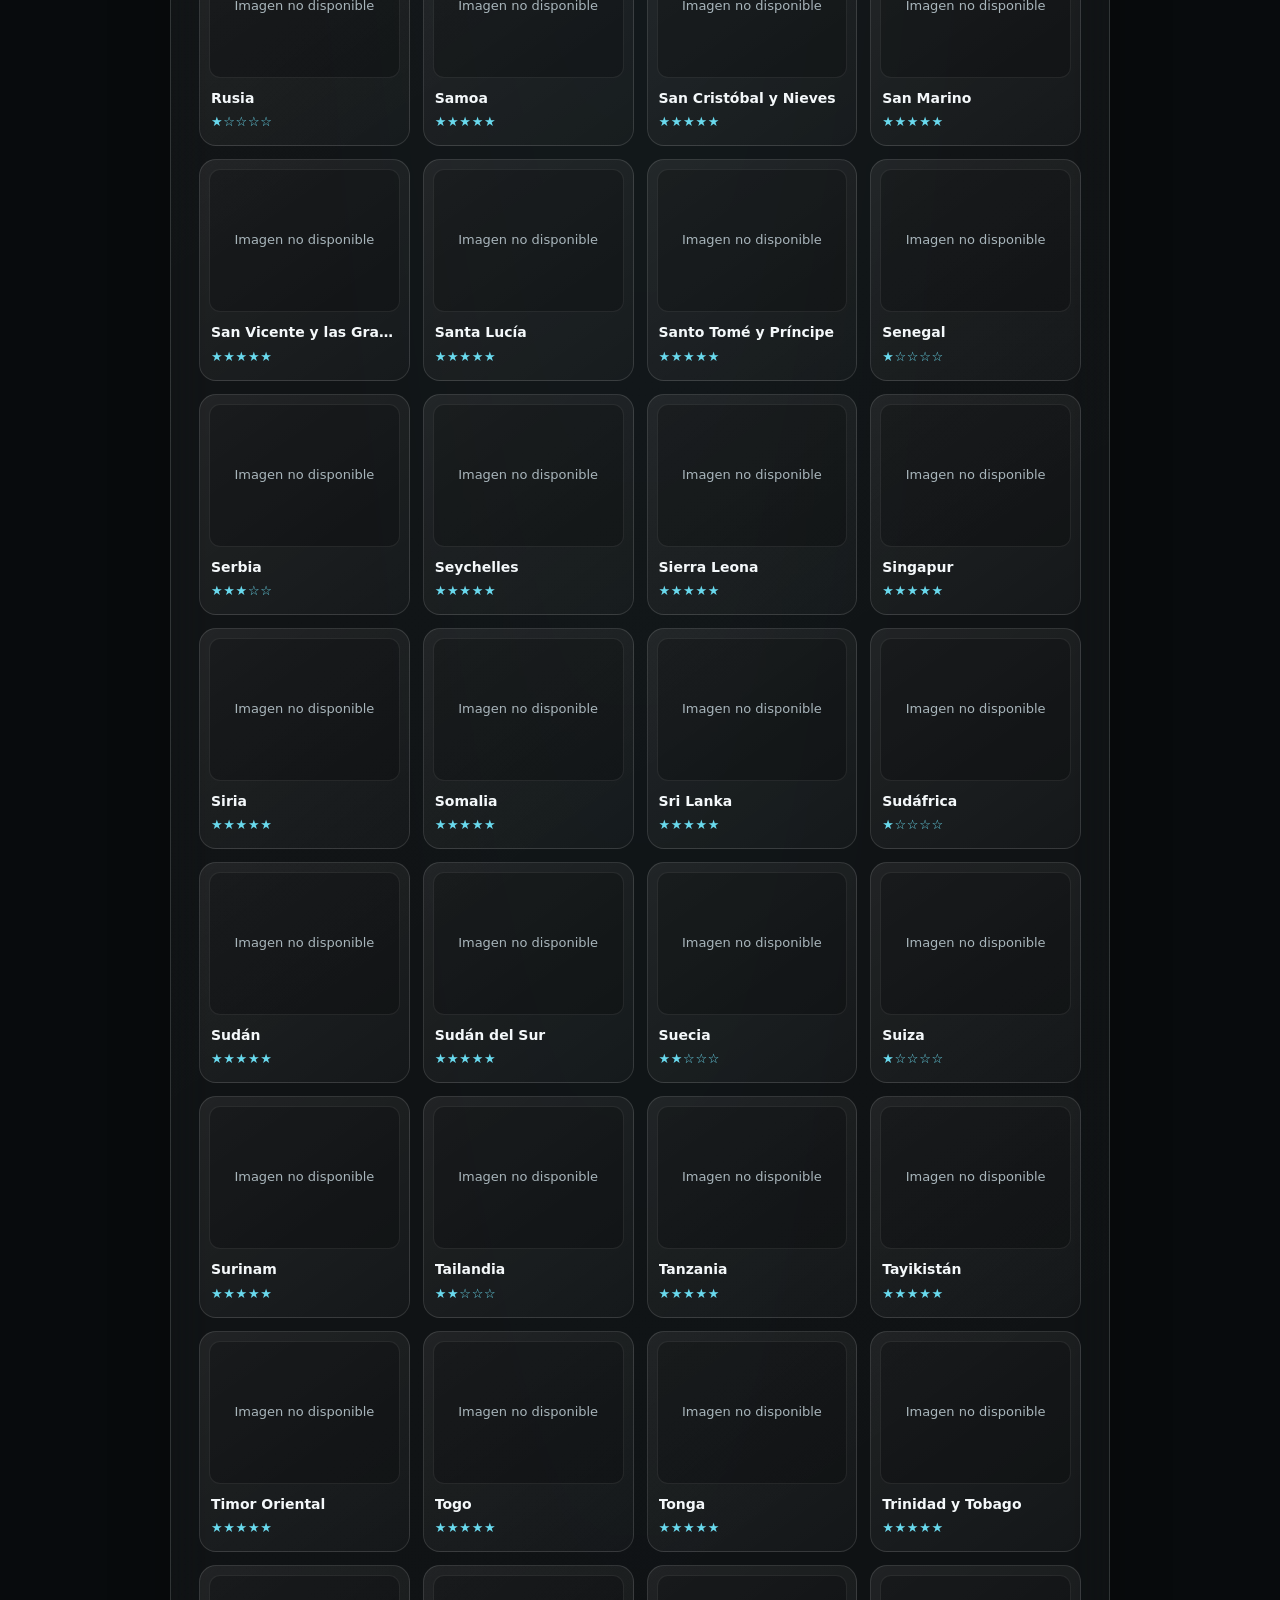
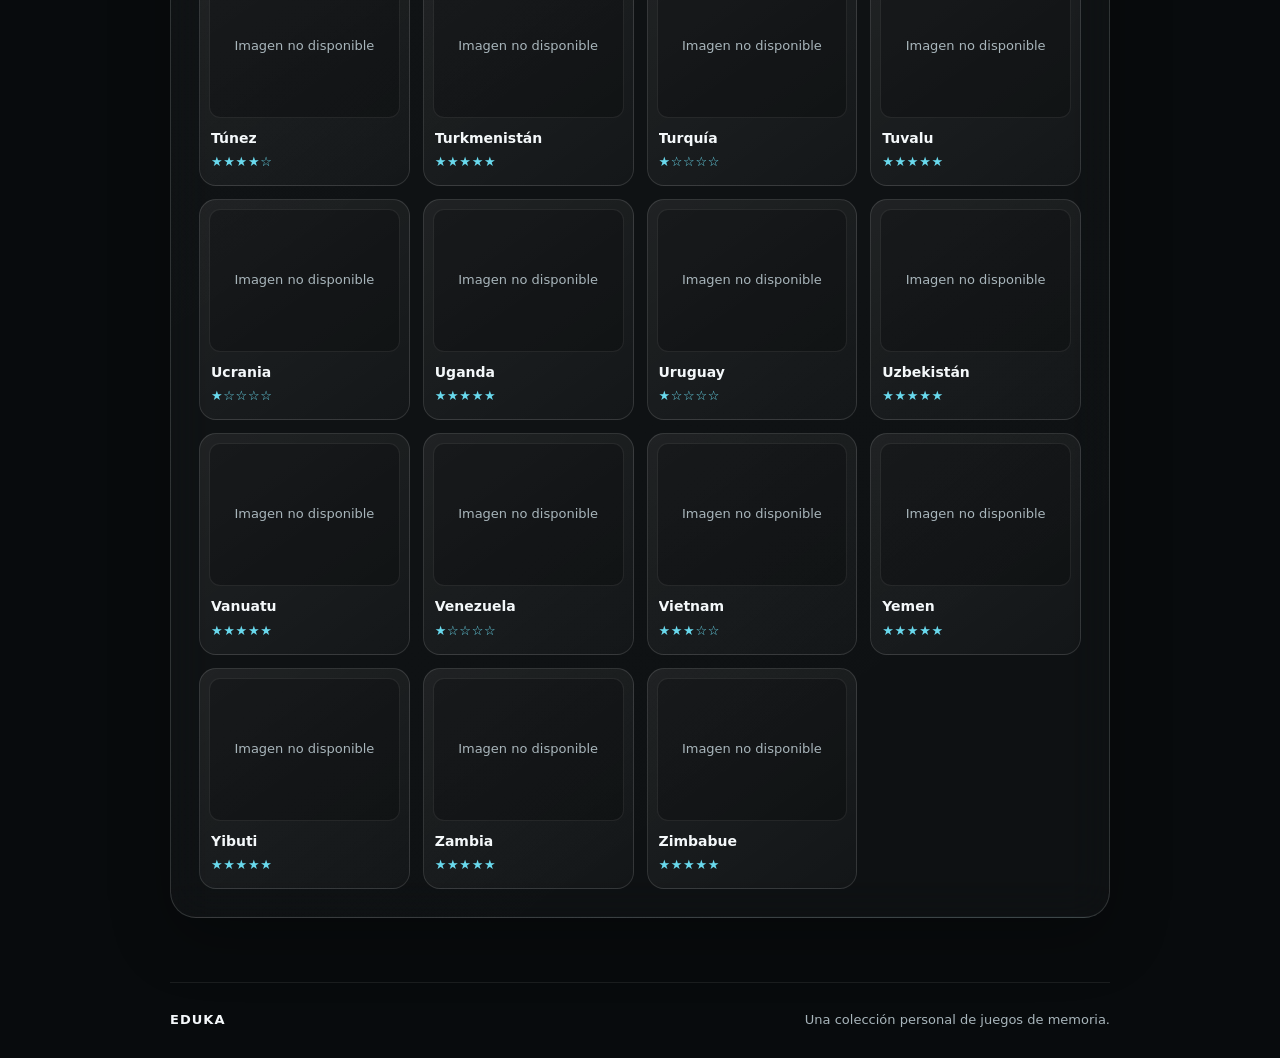
<file: juegos/CAPITALES/biblioteca-capitales.html>
<!doctype html>
<html lang="es">
  <head>
    <meta charset="utf-8" />
    <meta name="viewport" content="width=device-width, initial-scale=1" />
    <meta name="theme-color" content="#080b0d" />
    <meta name="description" content="Explora los países y sus capitales en la biblioteca de EDUKA." />
    <title>Biblioteca de capitales — EDUKA</title>
    <link rel="icon" type="image/png" href="../../IMAGENES/isotipo-eduka-1000.png" />
    <link rel="stylesheet" href="../../styles.css" />
    <link rel="stylesheet" href="capitales.css" />
    <link rel="stylesheet" href="biblioteca-capitales.css" />
    <script src="../paises.js" defer></script>
    <script src="capitales-datos.js" defer></script>
    <script src="biblioteca-capitales.js" defer></script>
  </head>
  <body>
    <a class="skip-link" href="#library-main">Saltar a la biblioteca</a>
    <div class="page-shell flag-game-shell">
      <header class="topbar">
        <a class="brand-small" href="../../index.html" aria-label="EDUKA, inicio"><img src="../../IMAGENES/isotipo-eduka-1000.png" alt="" /><span>EDUKA</span></a>
        <a class="topbar-link" href="capitales.html">← <span>Volver a memorizar capitales</span></a>
      </header>
      <main id="library-main" class="flag-game-main library-page">
        <section class="game-intro" aria-labelledby="library-title"><p class="eyebrow">Colección completa</p><h1 id="library-title">Biblioteca de <span>capitales</span></h1><p>Busca países y filtra por continente o dificultad. Selecciona una tarjeta para revelar su capital.</p></section>
        <section class="game-panel library-panel" aria-label="Buscar y filtrar capitales">
          <label class="library-search" for="library-search-input"><span aria-hidden="true">⌕</span><input id="library-search-input" type="search" placeholder="Buscar por nombre de país…" autocomplete="off" aria-label="Buscar por nombre de país" /></label>
          <div class="library-filter-grid">
            <fieldset class="library-filter-group"><legend>Continentes <small>Puedes elegir varios</small></legend><div class="library-checks" id="library-continent-filters">
              <label class="library-check"><input type="checkbox" value="Europa" /><span>Europa</span></label><label class="library-check"><input type="checkbox" value="Sudamérica" /><span>Sudamérica</span></label><label class="library-check"><input type="checkbox" value="Norteamérica" /><span>Norteamérica</span></label><label class="library-check"><input type="checkbox" value="África" /><span>África</span></label><label class="library-check"><input type="checkbox" value="Oceanía" /><span>Oceanía</span></label><label class="library-check"><input type="checkbox" value="Asia" /><span>Asia</span></label>
            </div></fieldset>
            <fieldset class="library-filter-group"><legend>Dificultad <small>Puedes elegir varias</small></legend><div class="library-checks star-checks" id="library-star-filters">
              <label class="library-check"><input type="checkbox" value="1" aria-label="Filtrar por 1 estrella" /><span aria-hidden="true">★☆☆☆☆</span></label><label class="library-check"><input type="checkbox" value="2" aria-label="Filtrar por 2 estrellas" /><span aria-hidden="true">★★☆☆☆</span></label><label class="library-check"><input type="checkbox" value="3" aria-label="Filtrar por 3 estrellas" /><span aria-hidden="true">★★★☆☆</span></label><label class="library-check"><input type="checkbox" value="4" aria-label="Filtrar por 4 estrellas" /><span aria-hidden="true">★★★★☆</span></label><label class="library-check"><input type="checkbox" value="5" aria-label="Filtrar por 5 estrellas" /><span aria-hidden="true">★★★★★</span></label>
            </div></fieldset>
          </div>
          <div class="library-results-line"><p id="library-results-count" role="status" aria-live="polite"></p><button class="quiet-button" id="clear-library-filters" type="button">Limpiar filtros</button></div>
          <div class="library-grid" id="library-grid"></div>
          <div class="library-empty" id="library-empty" hidden><h2>No encontramos países</h2><p>Prueba con otro nombre o cambia los filtros.</p></div>
        </section>
      </main>
      <dialog class="capital-detail-dialog" id="capital-detail" aria-labelledby="detail-country-name">
        <div class="capital-detail-content">
          <div class="flag-detail-heading"><div><p class="eyebrow">Capital de</p><h2 id="detail-country-name"></h2></div><button class="quiet-button detail-close" id="close-capital-detail" type="button" aria-label="Cerrar detalle">Cerrar <span aria-hidden="true">×</span></button></div>
          <img class="capital-detail-flag" id="detail-country-flag" alt="" />
          <div id="detail-capitals" class="capital-name-list" aria-live="polite"></div>
          <p id="capital-detail-stars" class="flag-detail-stars"></p>
        </div>
      </dialog>
      <footer class="site-footer"><span class="footer-brand">EDUKA</span><span>Una colección personal de juegos de memoria.</span></footer>
    </div>
  </body>
</html>
</file>
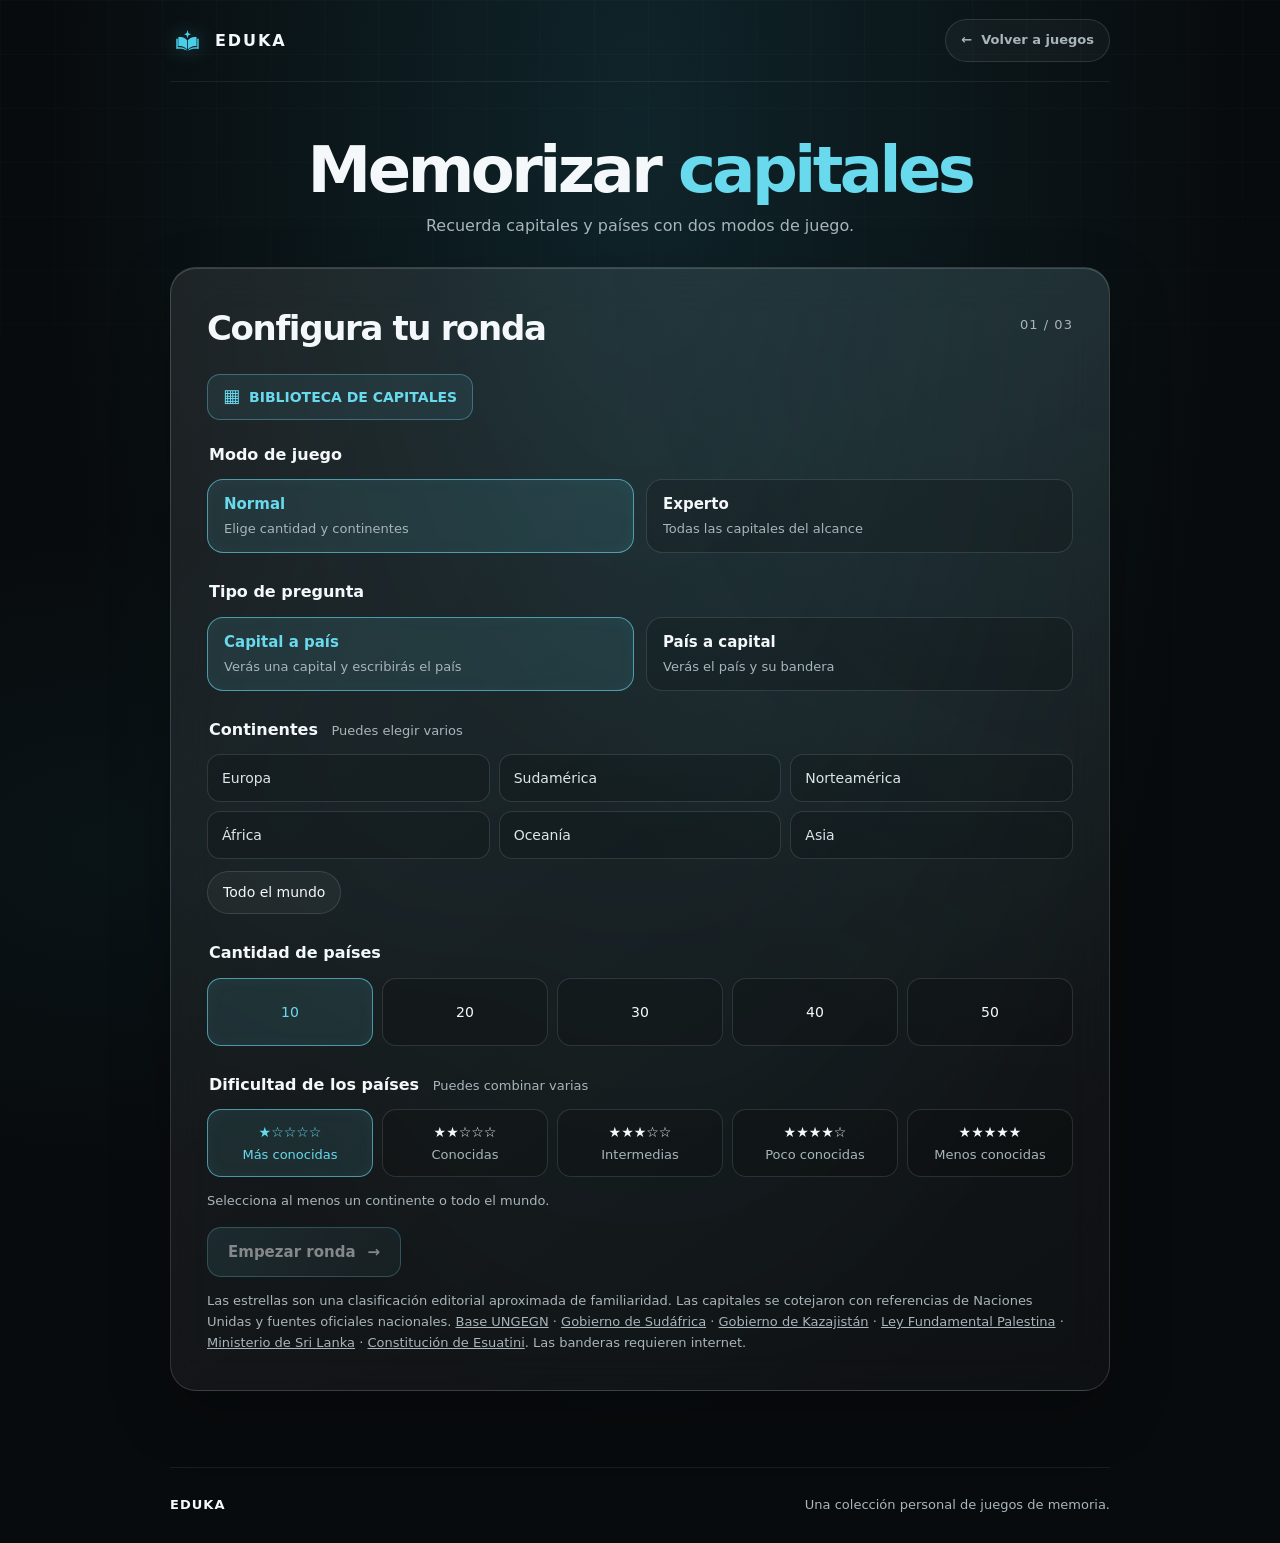
<file: juegos/CAPITALES/capitales.html>
<!doctype html>
<html lang="es">
  <head>
    <meta charset="utf-8" />
    <meta name="viewport" content="width=device-width, initial-scale=1" />
    <meta name="theme-color" content="#080b0d" />
    <meta name="description" content="Pon a prueba tu memoria con capitales del mundo." />
    <title>Memorizar capitales — EDUKA</title>
    <link rel="icon" type="image/png" href="../../IMAGENES/isotipo-eduka-1000.png" />
    <link rel="stylesheet" href="../../styles.css" />
    <link rel="stylesheet" href="capitales.css" />
    <script src="../paises.js" defer></script>
    <script src="capitales-datos.js" defer></script>
    <script src="capitales.js" defer></script>
  </head>
  <body>
    <a class="skip-link" href="#game-main">Saltar al juego</a>
    <div class="page-shell flag-game-shell">
      <header class="topbar">
        <a class="brand-small" href="../../index.html" aria-label="EDUKA, inicio">
          <img src="../../IMAGENES/isotipo-eduka-1000.png" alt="" /><span>EDUKA</span>
        </a>
        <a class="topbar-link" href="../../index.html#coleccion">← <span>Volver a juegos</span></a>
      </header>

      <main id="game-main" class="flag-game-main">
        <section class="game-intro" aria-labelledby="game-title">
          <h1 id="game-title">Memorizar <span>capitales</span></h1>
          <p>Recuerda capitales y países con dos modos de juego.</p>
        </section>

        <section class="game-panel" id="configuration" aria-labelledby="config-title">
          <div class="panel-heading">
            <div><h2 id="config-title">Configura tu ronda</h2></div>
            <span class="panel-step">01 / 03</span>
          </div>
          <a class="library-launch" href="biblioteca-capitales.html"><span aria-hidden="true">▦</span>BIBLIOTECA DE CAPITALES</a>

          <fieldset class="choice-group mode-group">
            <legend>Modo de juego</legend>
            <label class="choice-card"><input type="radio" name="mode" value="normal" checked /><span><strong>Normal</strong><small>Elige cantidad y continentes</small></span></label>
            <label class="choice-card"><input type="radio" name="mode" value="expert" /><span><strong>Experto</strong><small>Todas las capitales del alcance</small></span></label>
          </fieldset>

          <fieldset class="choice-group direction-group">
            <legend>Tipo de pregunta</legend>
            <label class="choice-card"><input type="radio" name="direction" value="capital-country" checked /><span><strong>Capital a país</strong><small>Verás una capital y escribirás el país</small></span></label>
            <label class="choice-card"><input type="radio" name="direction" value="country-capital" /><span><strong>País a capital</strong><small>Verás el país y su bandera</small></span></label>
          </fieldset>

          <fieldset class="choice-group">
            <legend>Continentes <span class="legend-note">Puedes elegir varios</span></legend>
            <div class="continent-grid" id="continent-options">
              <label class="continent-choice"><input type="checkbox" value="Europa" /><span>Europa</span></label>
              <label class="continent-choice"><input type="checkbox" value="Sudamérica" /><span>Sudamérica</span></label>
              <label class="continent-choice"><input type="checkbox" value="Norteamérica" /><span>Norteamérica</span></label>
              <label class="continent-choice"><input type="checkbox" value="África" /><span>África</span></label>
              <label class="continent-choice"><input type="checkbox" value="Oceanía" /><span>Oceanía</span></label>
              <label class="continent-choice"><input type="checkbox" value="Asia" /><span>Asia</span></label>
            </div>
            <label class="world-choice"><input type="checkbox" id="world-scope" /><span>Todo el mundo</span></label>
          </fieldset>

          <div id="normal-options">
          <fieldset class="choice-group">
            <legend>Cantidad de países</legend>
            <div class="difficulty-grid">
              <label class="difficulty-choice"><input type="radio" name="quantity" value="10" checked /><span>10</span></label>
              <label class="difficulty-choice"><input type="radio" name="quantity" value="20" /><span>20</span></label>
              <label class="difficulty-choice"><input type="radio" name="quantity" value="30" /><span>30</span></label>
              <label class="difficulty-choice"><input type="radio" name="quantity" value="40" /><span>40</span></label>
              <label class="difficulty-choice"><input type="radio" name="quantity" value="50" /><span>50</span></label>
            </div>
          </fieldset>
          <fieldset class="choice-group" id="difficulty-group">
            <legend>Dificultad de los países <span class="legend-note">Puedes combinar varias</span></legend>
            <div class="difficulty-grid star-grid">
              <label class="difficulty-choice"><input type="checkbox" name="star-rating" value="1" checked /><span aria-label="1 estrella, países más conocidos">★☆☆☆☆<small>Más conocidas</small></span></label>
              <label class="difficulty-choice"><input type="checkbox" name="star-rating" value="2" /><span aria-label="2 estrellas">★★☆☆☆<small>Conocidas</small></span></label>
              <label class="difficulty-choice"><input type="checkbox" name="star-rating" value="3" /><span aria-label="3 estrellas">★★★☆☆<small>Intermedias</small></span></label>
              <label class="difficulty-choice"><input type="checkbox" name="star-rating" value="4" /><span aria-label="4 estrellas">★★★★☆<small>Poco conocidas</small></span></label>
              <label class="difficulty-choice"><input type="checkbox" name="star-rating" value="5" /><span aria-label="5 estrellas, países menos conocidos">★★★★★<small>Menos conocidas</small></span></label>
            </div>
          </fieldset>
          </div>
          <p class="form-message" id="config-message" role="status" aria-live="polite">Selecciona al menos un continente o todo el mundo.</p>
          <button class="primary-button" id="start-game" type="button" disabled>Empezar ronda <span aria-hidden="true">→</span></button>
          <p class="data-note">Las estrellas son una clasificación editorial aproximada de familiaridad. Las capitales se cotejaron con referencias de Naciones Unidas y fuentes oficiales nacionales. <a href="https://ungegn.un.org/dashboard/cities/index" target="_blank" rel="noopener noreferrer">Base UNGEGN</a> · <a href="https://www.gov.za/about-sa/south-africas-provinces" target="_blank" rel="noopener noreferrer">Gobierno de Sudáfrica</a> · <a href="https://www.gov.kz/article/19305?lang=en" target="_blank" rel="noopener noreferrer">Gobierno de Kazajistán</a> · <a href="https://tscc.pna.ps/en/pages?id=palestinian_basic_law" target="_blank" rel="noopener noreferrer">Ley Fundamental Palestina</a> · <a href="https://www.mfa.gov.lk/national-profile-and-geography" target="_blank" rel="noopener noreferrer">Ministerio de Sri Lanka</a> · <a href="https://www.gov.sz/images/justice/swaziland_constitution.pdf" target="_blank" rel="noopener noreferrer">Constitución de Esuatini</a>. Las banderas requieren internet.</p>
        </section>

        <section class="game-panel round-panel" id="round" aria-labelledby="round-title" hidden>
          <div class="panel-heading round-heading">
            <div><p class="eyebrow" id="round-mode-label">Ronda normal</p><h2 id="round-title">¿De qué país es esta capital?</h2></div>
            <button class="quiet-button" id="cancel-round" type="button">Salir de la ronda</button>
          </div>
          <div class="round-status"><span id="progress-label"></span><span id="score-label"></span></div>
          <div class="progress-track" role="progressbar" aria-label="Progreso de países acertados" aria-valuemin="0" aria-valuemax="100" aria-valuenow="0"><span id="progress-fill"></span></div>
          <div class="flag-stage" id="flag-stage">
            <p id="capital-prompt" class="capital-prompt" hidden></p>
            <img id="flag-image" alt="Bandera para identificar" />
            <div id="flag-error" hidden role="status"><p>No se pudo cargar esta bandera. Comprueba tu conexión e inténtalo de nuevo.</p><button class="quiet-button" id="retry-flag" type="button">Volver a cargar</button></div>
          </div>
          <form id="answer-form" class="answer-form" autocomplete="off">
            <label id="answer-label" for="country-answer">Escribe el país</label>
            <div class="autocomplete-wrap">
              <input id="country-answer" type="text" placeholder="Escribe tu respuesta…" role="combobox" aria-autocomplete="list" aria-expanded="false" aria-controls="country-suggestions" aria-describedby="answer-feedback" />
              <ul id="country-suggestions" class="suggestions-list" role="listbox" hidden></ul>
            </div>
            <p id="answer-feedback" class="answer-feedback" aria-live="polite" role="status">Empieza a escribir para ver sugerencias.</p>
            <button class="primary-button" id="submit-answer" type="submit" disabled>Comprobar respuesta <span aria-hidden="true">→</span></button>
          </form>
        </section>

        <section class="game-panel results-panel" id="results" aria-labelledby="results-title" hidden>
          <div class="panel-heading"><div><h2 id="results-title" tabindex="-1">Así te fue</h2></div><span class="panel-step">03 / 03</span></div>
          <div class="score-grid">
            <article class="score-card score-correct"><span>Respuestas correctas</span><strong id="correct-percent">0%</strong><small id="correct-total"></small></article>
            <article class="score-card score-incorrect"><span>Respuestas incorrectas</span><strong id="incorrect-percent">0%</strong><small id="incorrect-total"></small></article>
          </div>
          <div class="result-toolbar"><h3>Detalle por país</h3><div class="result-filters" role="group" aria-label="Filtrar resultados"><button type="button" data-result-filter="all" aria-pressed="true" class="is-active">Todos</button><button type="button" data-result-filter="errors" aria-pressed="false">Con errores</button><button type="button" data-result-filter="clean" aria-pressed="false">Sin errores</button></div></div>
          <p id="results-count" class="results-count" aria-live="polite"></p>
          <div class="table-scroll"><table class="results-table"><thead><tr><th scope="col">País</th><th scope="col">Intentos</th><th scope="col">Errores</th><th scope="col">Resultado</th></tr></thead><tbody id="results-body"></tbody></table></div>
          <div class="results-actions"><button class="primary-button" id="replay-game" type="button">Jugar de nuevo <span aria-hidden="true">↻</span></button><button class="quiet-button" id="back-config" type="button">Cambiar configuración</button></div>
        </section>

      </main>
      <footer class="site-footer"><span class="footer-brand">EDUKA</span><span>Una colección personal de juegos de memoria.</span></footer>
    </div>
  </body>
</html>
</file>
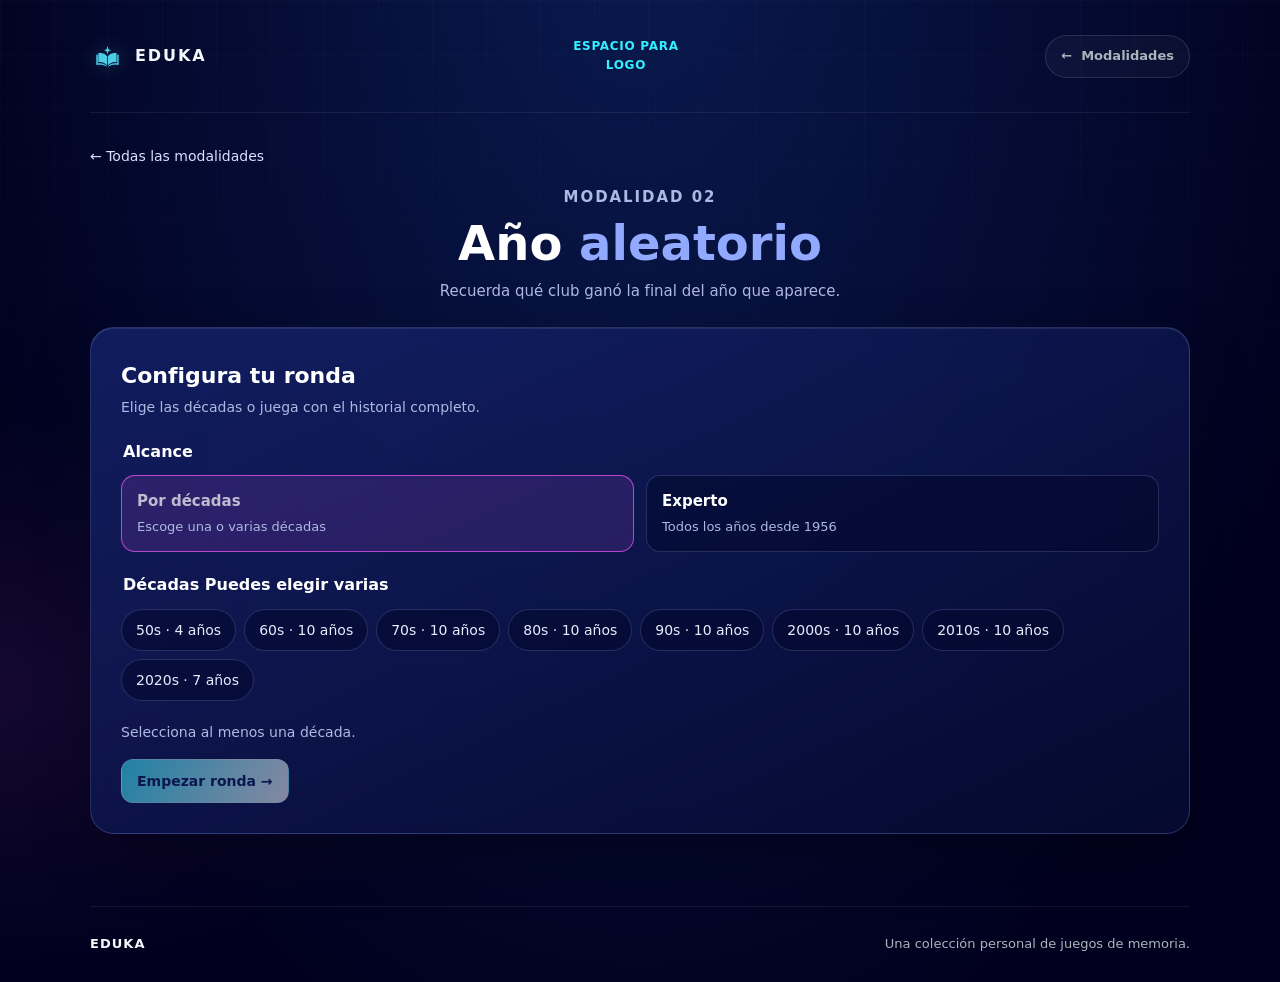
<file: juegos/CHAMPIONS/campeones-aleatorio.html>
<!doctype html>
<html lang="es">
  <head>
    <meta charset="utf-8" />
    <meta name="viewport" content="width=device-width, initial-scale=1" />
    <meta name="theme-color" content="#231f1f" />
    <meta
      name="description"
      content="Adivina el campeón de cada año aleatorio de la Copa de Europa y Champions League."
    />
    <title>Año aleatorio — EDUKA</title>
    <link
      rel="icon"
      type="image/png"
      href="../../IMAGENES/isotipo-eduka-1000.png"
    />
    <link rel="stylesheet" href="../../styles.css" />
    <link rel="stylesheet" href="champions.css" />
    <script src="campeones-datos.js" defer></script>
    <script src="champions-common.js" defer></script>
    <script src="campeones-aleatorio.js" defer></script>
  </head>
  <body class="champions-theme">
    <a class="skip-link" href="#random-main">Saltar al juego</a>
    <div class="page-shell champions-shell">
      <header class="topbar">
        <a
          class="brand-small"
          href="../../index.html"
          aria-label="EDUKA, inicio"
          ><img src="../../IMAGENES/isotipo-eduka-1000.png" alt="" /><span
            >EDUKA</span
          ></a
        ><div class="champions-logo-placeholder" aria-label="Espacio reservado para el logo de Champions League">ESPACIO PARA LOGO</div><a class="topbar-link" href="champions.html"
          >← <span>Modalidades</span></a
        >
      </header>
      <main id="random-main" class="champions-page-main">
        <a class="champions-back-link" href="champions.html"
          >← Todas las modalidades</a
        >
        <section class="champions-page-intro">
          <p class="champions-kicker">MODALIDAD 02</p>
          <h1>Año <span>aleatorio</span></h1>
          <p>Recuerda qué club ganó la final del año que aparece.</p>
        </section>
        <section id="random-config" class="champions-panel">
          <div class="champions-toolbar">
            <div>
              <h2>Configura tu ronda</h2>
              <p>Elige las décadas o juega con el historial completo.</p>
            </div>
          </div>
          <fieldset class="choice-group mode-group champions-mode-choice">
            <legend>Alcance</legend>
            <label class="choice-card"
              ><input
                type="radio"
                name="random-mode"
                value="normal"
                checked
              /><span
                ><strong>Por décadas</strong
                ><small>Escoge una o varias décadas</small></span
              ></label
            >
            <label class="choice-card"
              ><input type="radio" name="random-mode" value="expert" /><span
                ><strong>Experto</strong
                ><small>Todos los años desde 1956</small></span
              ></label
            >
          </fieldset>
          <fieldset id="random-decade-field" class="choice-group">
            <legend>
              Décadas <span class="legend-note">Puedes elegir varias</span>
            </legend>
            <div class="champions-decade-selects" id="random-decades"></div>
          </fieldset>
          <p
            class="champions-status"
            id="random-config-message"
            role="status"
            aria-live="polite"
          >
            Selecciona al menos una década.
          </p>
          <button
            class="champions-control primary"
            id="random-start"
            type="button"
            disabled
          >
            Empezar ronda →
          </button>
        </section>
        <section
          id="random-round"
          class="champions-panel champions-hidden"
          aria-labelledby="random-question"
        >
          <div class="champions-toolbar">
            <div>
              <p class="champions-kicker" id="random-mode-label"></p>
              <h2 id="random-question">¿Quién ganó en este año?</h2>
            </div>
            <button class="champions-control" id="random-exit" type="button">
              Salir de la ronda
            </button>
          </div>
          <div class="champion-score">
            <span id="random-progress"></span><span id="random-errors"></span>
          </div>
          <article class="random-prompt-card">
            <strong id="random-year"></strong>
            <div id="random-crest-slot" class="crest-wrap">
              <span class="crest-hidden" aria-hidden="true">?</span>
            </div>
            <p id="random-revealed-name" class="champions-hidden"></p>
          </article>
        </section>
        <div id="random-answer-dock" class="champions-answer-dock champions-hidden">
          <div class="champions-answer-row">
            <div class="champions-autocomplete">
              <label for="random-answer">¿Qué club fue campeón?</label>
              <input
                id="random-answer"
                type="search"
                placeholder="Escribe el nombre del club…"
                autocomplete="off"
                role="combobox"
                aria-autocomplete="list"
                aria-expanded="false"
                aria-controls="random-suggestions"
              />
              <ul
                id="random-suggestions"
                class="champion-suggestions"
                role="listbox"
                hidden
              ></ul>
            </div>
            <button
              class="champions-control primary champions-submit-icon"
              id="random-check"
              type="button"
              aria-label="Comprobar respuesta"
              title="Comprobar respuesta"
              disabled
            >➜</button>
          </div>
          <p
            id="random-feedback"
            class="champions-status"
            role="status"
            aria-live="polite"
          >Selecciona una opción de las sugerencias.</p>
        </div>
        <section
          id="random-results"
          class="champions-panel champions-hidden"
          aria-labelledby="random-results-title"
        >
          <div class="champions-toolbar">
            <div>
              <h2 id="random-results-title" tabindex="-1">Así te fue</h2>
            </div>
          </div>
          <div class="champion-score">
            <span id="random-correct-percent"></span
            ><span id="random-wrong-percent"></span>
          </div>
          <div class="result-toolbar">
            <h3>Detalle por año</h3>
            <div
              class="result-filters"
              role="group"
              aria-label="Filtrar resultados"
            >
              <button
                type="button"
                data-random-filter="all"
                aria-pressed="true"
                class="is-active"
              >
                Todos</button
              ><button
                type="button"
                data-random-filter="errors"
                aria-pressed="false"
              >
                Con errores</button
              ><button
                type="button"
                data-random-filter="clean"
                aria-pressed="false"
              >
                Sin errores
              </button>
            </div>
          </div>
          <div class="table-scroll">
            <table class="champion-results">
              <thead>
                <tr>
                  <th>Año</th>
                  <th>Campeón</th>
                  <th>Intentos</th>
                  <th>Errores</th>
                </tr>
              </thead>
              <tbody id="random-results-body"></tbody>
            </table>
          </div>
          <div class="results-actions">
            <button
              class="champions-control primary"
              id="random-replay"
              type="button"
            >
              Jugar de nuevo ↻</button
            ><button
              class="champions-control"
              id="random-config-again"
              type="button"
            >
              Cambiar décadas
            </button>
          </div>
        </section>
      </main>
      <footer class="site-footer">
        <span class="footer-brand">EDUKA</span
        ><span>Una colección personal de juegos de memoria.</span>
      </footer>
    </div>
  </body>
</html>
</file>
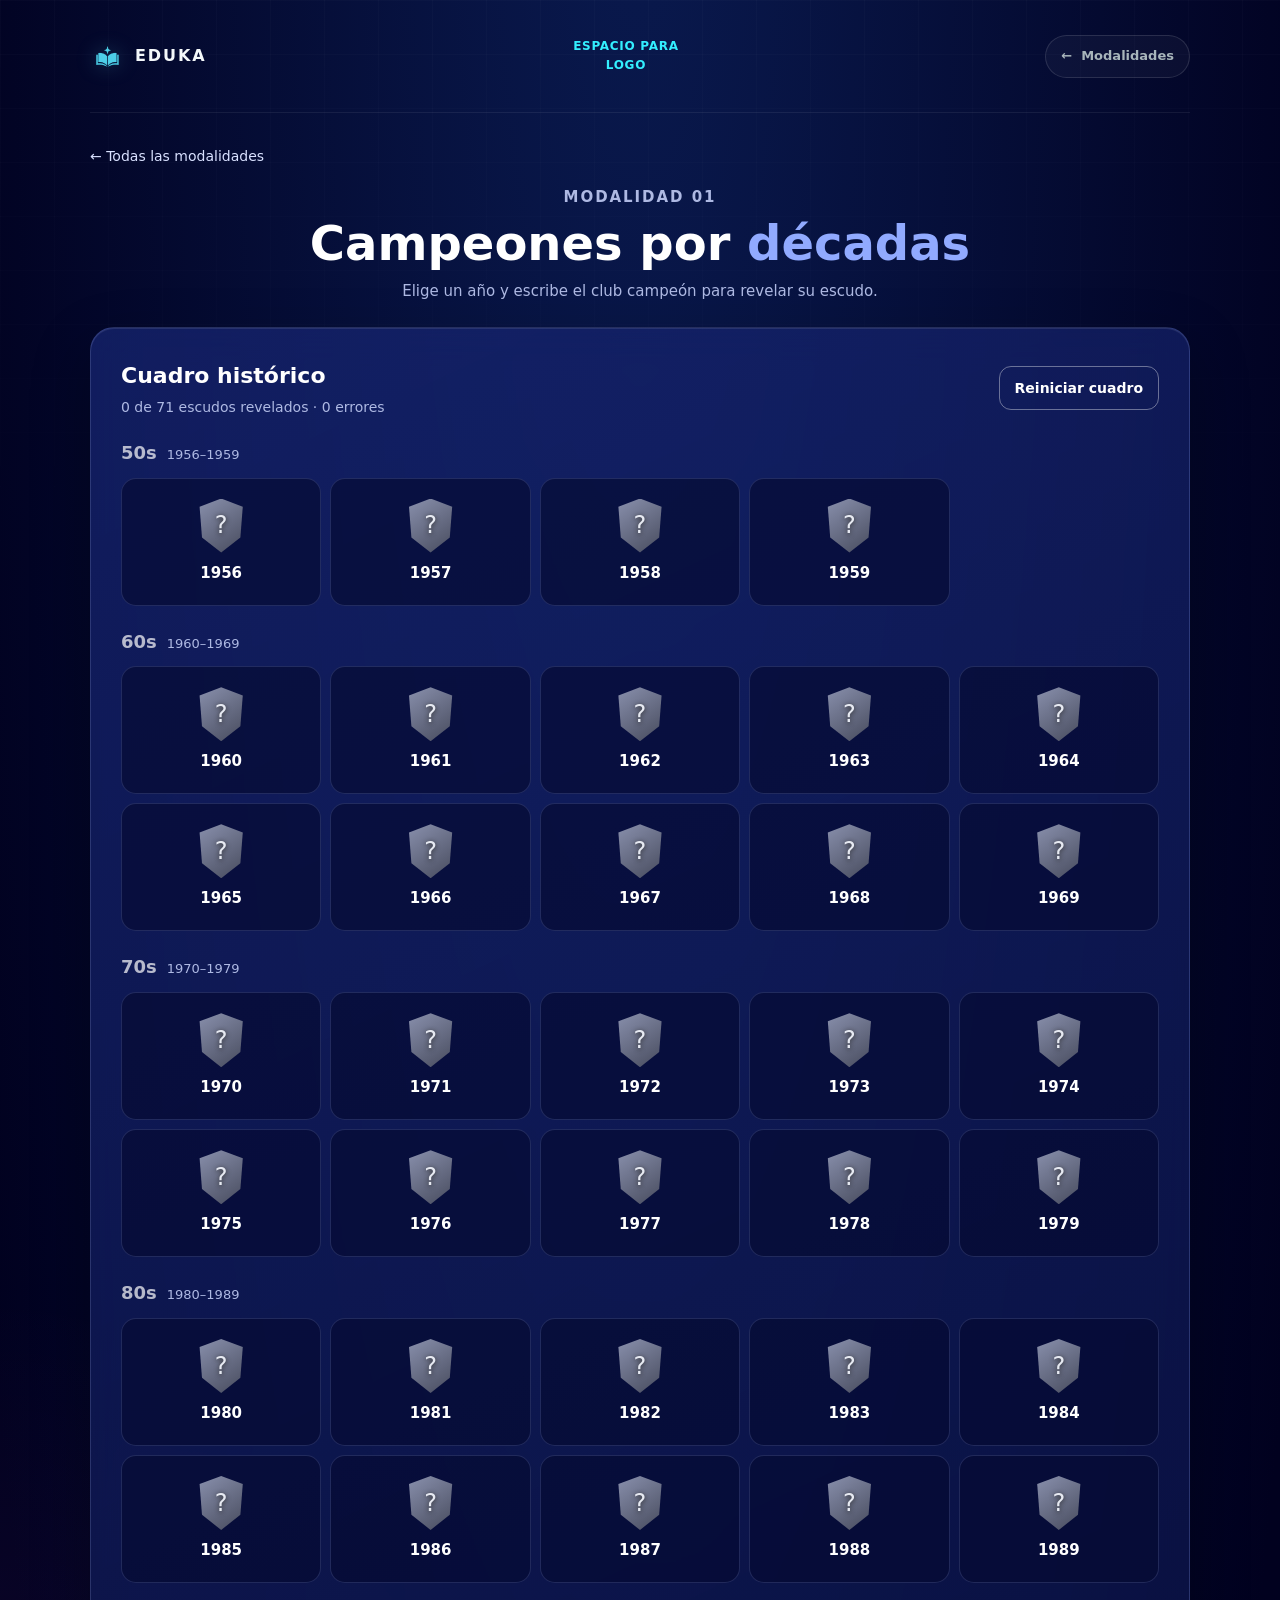
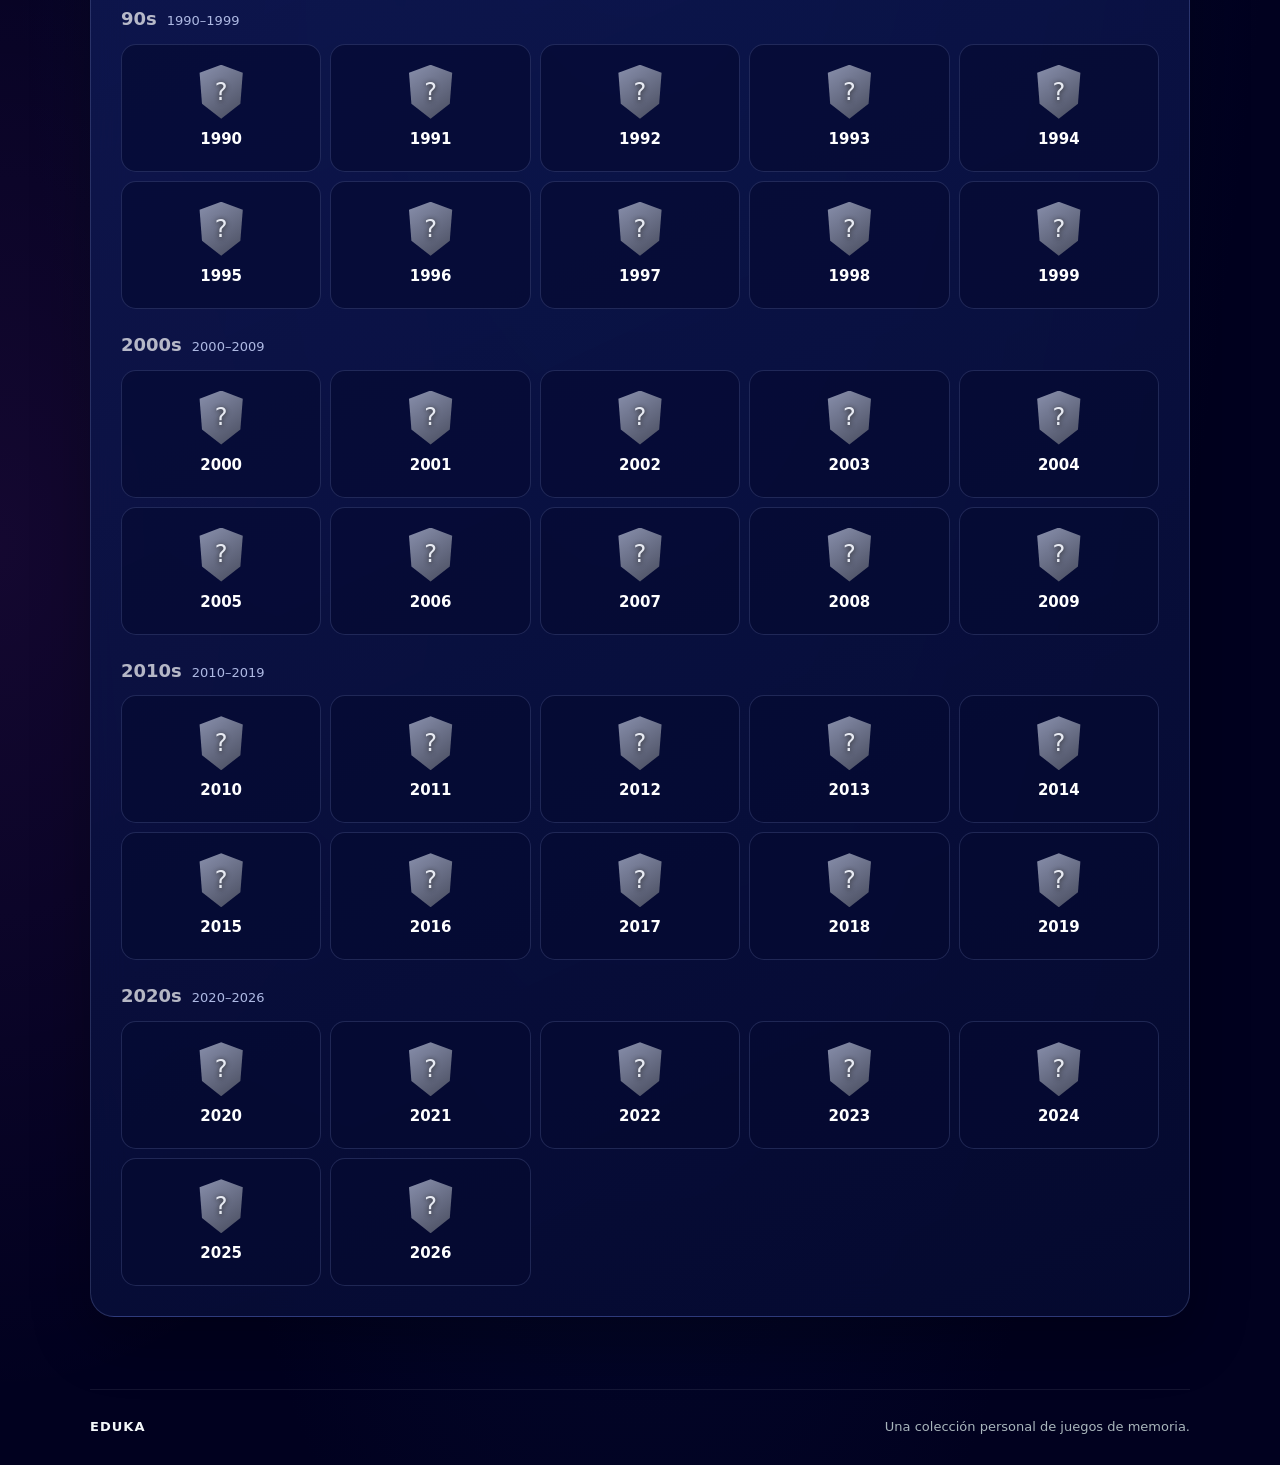
<file: juegos/CHAMPIONS/campeones-decadas.html>
<!doctype html>
<html lang="es">
  <head>
    <meta charset="utf-8" />
    <meta name="viewport" content="width=device-width, initial-scale=1" />
    <meta name="theme-color" content="#231f1f" />
    <meta
      name="description"
      content="Completa el cuadro histórico de campeones de Europa por décadas."
    />
    <title>Campeones por décadas — EDUKA</title>
    <link
      rel="icon"
      type="image/png"
      href="../../IMAGENES/isotipo-eduka-1000.png"
    />
    <link rel="stylesheet" href="../../styles.css" />
    <link rel="stylesheet" href="champions.css" />
    <script src="campeones-datos.js" defer></script>
    <script src="champions-common.js" defer></script>
    <script src="campeones-decadas.js" defer></script>
  </head>
  <body class="champions-theme">
    <a class="skip-link" href="#decades-main">Saltar al juego</a>
    <div class="page-shell champions-shell">
      <header class="topbar">
        <a
          class="brand-small"
          href="../../index.html"
          aria-label="EDUKA, inicio"
          ><img src="../../IMAGENES/isotipo-eduka-1000.png" alt="" /><span
            >EDUKA</span
          ></a
        ><div class="champions-logo-placeholder" aria-label="Espacio reservado para el logo de Champions League">ESPACIO PARA LOGO</div><a class="topbar-link" href="champions.html"
          >← <span>Modalidades</span></a
        >
      </header>
      <main id="decades-main" class="champions-page-main">
        <a class="champions-back-link" href="champions.html"
          >← Todas las modalidades</a
        >
        <section class="champions-page-intro">
          <p class="champions-kicker">MODALIDAD 01</p>
          <h1>Campeones por <span>décadas</span></h1>
          <p>Elige un año y escribe el club campeón para revelar su escudo.</p>
        </section>
        <section class="champions-panel" id="decades-game">
          <div class="champions-toolbar">
            <div>
              <h2>Cuadro histórico</h2>
              <p id="decades-progress" role="status" aria-live="polite"></p>
            </div>
            <button class="champions-control" id="reset-decades" type="button">
              Reiniciar cuadro
            </button>
          </div>
          <div id="decade-groups" class="champions-decades"></div>
        </section>
        <section
            class="decades-answer champions-answer-dock champions-hidden"
            id="decades-answer-panel"
            aria-labelledby="year-question-label"
          >
            <div class="champions-answer-row">
              <div class="champions-autocomplete">
                <label id="year-question-label" for="decades-answer"
                  >¿Quién ganó la final de
                  <span id="selected-year"></span>?</label
                ><input
                  id="decades-answer"
                  type="search"
                  placeholder="Escribe el nombre del club…"
                  autocomplete="off"
                  role="combobox"
                  aria-autocomplete="list"
                  aria-expanded="false"
                  aria-controls="decades-suggestions"
                />
                <ul
                  class="champion-suggestions"
                  id="decades-suggestions"
                  role="listbox"
                  hidden
                ></ul>
              </div>
              <button
                class="champions-control primary champions-submit-icon"
                id="check-decades-answer"
                type="button"
                aria-label="Comprobar respuesta"
                title="Comprobar respuesta"
                disabled
              >
                ➜
              </button>
            </div>
            <p
              class="champions-status"
              id="decades-feedback"
              role="status"
              aria-live="polite"
            >
              Selecciona un club de las sugerencias.
            </p>
        </section>
        <section
            id="decades-results"
            class="champions-hidden"
            aria-labelledby="decades-results-title"
          >
            <h2 id="decades-results-title" tabindex="-1">Cuadro completado</h2>
            <div class="champion-score" id="decades-score"></div>
            <div class="table-scroll">
              <table class="champion-results">
                <thead>
                  <tr>
                    <th>Año</th>
                    <th>Club campeón</th>
                    <th>Intentos</th>
                    <th>Errores</th>
                  </tr>
                </thead>
                <tbody id="decades-results-body"></tbody>
              </table>
            </div>
            <p class="champions-source-note">
              Historial contrastado con el
              <a
                href="https://www.uefa.com/uefachampionsleague/news/0275-1541637ad1db-88aeeefefefd-1000--all-time-european-cup-honours-board/"
                target="_blank"
                rel="noopener noreferrer"
                >cuadro de honor UEFA</a
              >.
            </p>
        </section>
      </main>
      <footer class="site-footer">
        <span class="footer-brand">EDUKA</span
        ><span>Una colección personal de juegos de memoria.</span>
      </footer>
    </div>
  </body>
</html>
</file>
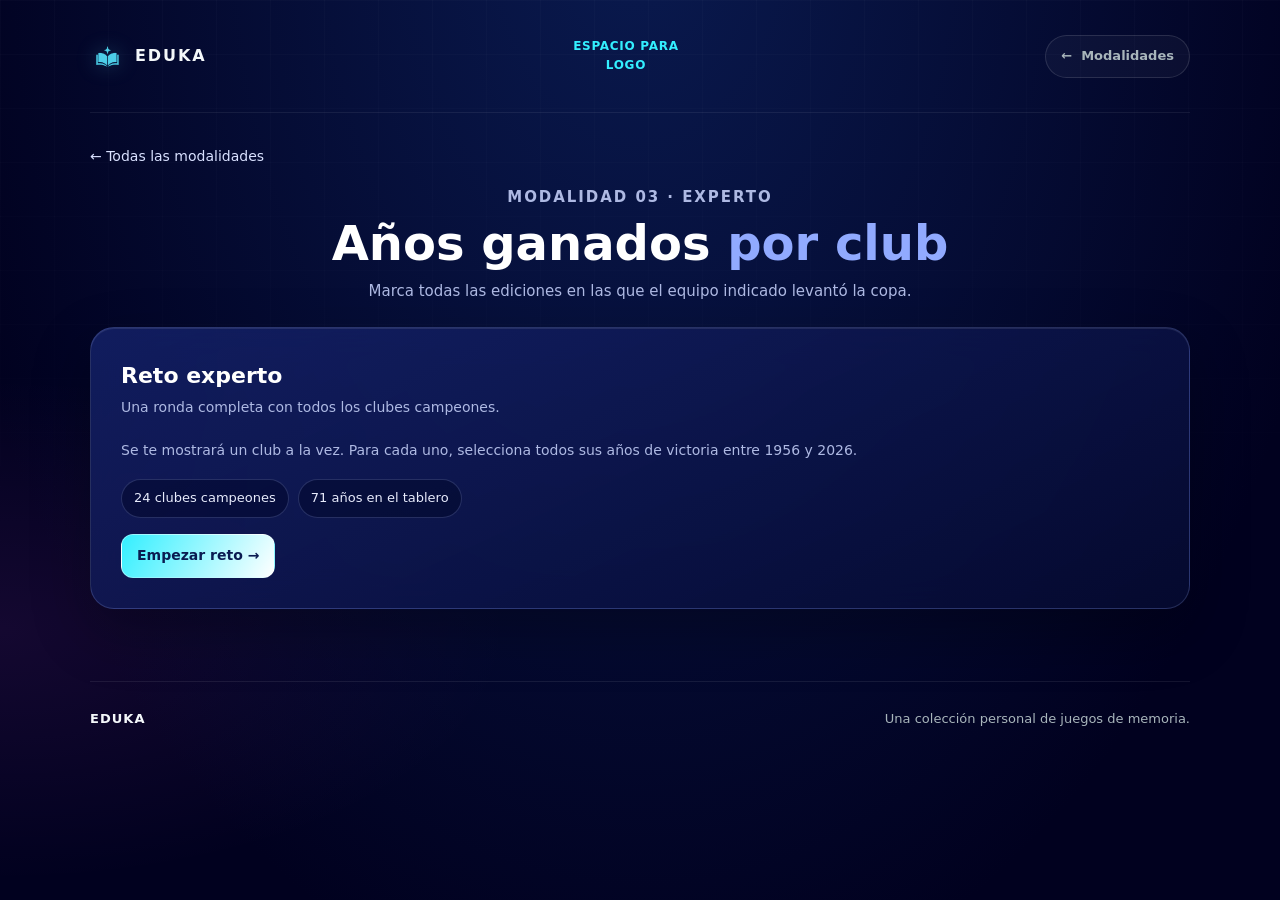
<file: juegos/CHAMPIONS/campeones-por-club.html>
<!doctype html>
<html lang="es">
  <head>
    <meta charset="utf-8" />
    <meta name="viewport" content="width=device-width, initial-scale=1" />
    <meta name="theme-color" content="#231f1f" />
    <meta name="description" content="Identifica todas las finales europeas que ganó el club indicado." />
    <title>Años ganados por club — EDUKA</title>
    <link rel="icon" type="image/png" href="../../IMAGENES/isotipo-eduka-1000.png" />
    <link rel="stylesheet" href="../../styles.css" />
    <link rel="stylesheet" href="champions.css" />
    <script src="campeones-datos.js" defer></script>
    <script src="champions-common.js" defer></script>
    <script src="campeones-por-club.js" defer></script>
  </head>
  <body class="champions-theme">
    <a class="skip-link" href="#club-main">Saltar al juego</a>
    <div class="page-shell champions-shell">
      <header class="topbar"><a class="brand-small" href="../../index.html" aria-label="EDUKA, inicio"><img src="../../IMAGENES/isotipo-eduka-1000.png" alt="" /><span>EDUKA</span></a><div class="champions-logo-placeholder" aria-label="Espacio reservado para el logo de Champions League">ESPACIO PARA LOGO</div><a class="topbar-link" href="champions.html">← <span>Modalidades</span></a></header>
      <main id="club-main" class="champions-page-main">
        <a class="champions-back-link" href="champions.html">← Todas las modalidades</a>
        <section class="champions-page-intro"><p class="champions-kicker">MODALIDAD 03 · EXPERTO</p><h1>Años ganados <span>por club</span></h1><p>Marca todas las ediciones en las que el equipo indicado levantó la copa.</p></section>
        <section id="club-start-panel" class="champions-panel">
          <div class="champions-toolbar"><div><h2>Reto experto</h2><p>Una ronda completa con todos los clubes campeones.</p></div></div>
          <p class="champions-status">Se te mostrará un club a la vez. Para cada uno, selecciona todos sus años de victoria entre 1956 y 2026.</p>
          <div class="champion-score"><span id="club-count-summary"></span><span id="club-edition-summary"></span></div>
          <button class="champions-control primary" id="club-start" type="button">Empezar reto →</button>
        </section>
        <section id="club-round" class="champions-panel champions-hidden" aria-labelledby="club-round-title">
          <div class="champions-toolbar"><div><p class="champions-kicker" id="club-progress-label"></p><h2 id="club-round-title">Marca los años ganados</h2></div><button class="champions-control" id="club-exit" type="button">Salir del reto</button></div>
          <article class="champion-club-prompt"><div id="club-crest" class="crest-wrap"></div><div><h2 id="club-name"></h2><p>Selecciona todos sus años campeones.</p></div></article>
          <div id="club-decade-groups" class="champions-decades"></div>
          <p id="club-feedback" class="champions-status" role="status" aria-live="polite">Aún no has enviado tus selecciones.</p>
          <div class="results-actions"><button class="champions-control primary" id="club-check" type="button">Verificar selecciones</button><button class="champions-control champions-hidden" id="club-next" type="button">Siguiente club →</button></div>
        </section>
        <section id="club-results" class="champions-panel champions-hidden" aria-labelledby="club-results-title">
          <div class="champions-toolbar"><div><h2 id="club-results-title" tabindex="-1">Resumen del reto</h2></div></div>
          <div class="champion-score" id="club-total-score"></div>
          <div class="table-scroll"><table class="champion-results"><thead><tr><th>Club</th><th>Años correctos</th><th>Omitidos</th><th>Selecciones incorrectas</th></tr></thead><tbody id="club-results-body"></tbody></table></div>
          <div class="results-actions"><button class="champions-control primary" id="club-replay" type="button">Jugar otra vez ↻</button><a class="champions-control" href="champions.html">Volver a modalidades</a></div>
        </section>
      </main>
      <footer class="site-footer"><span class="footer-brand">EDUKA</span><span>Una colección personal de juegos de memoria.</span></footer>
    </div>
  </body>
</html>
</file>
<file: styles.css>
:root {
  color-scheme: dark;
  --bg: #080b0d;
  --surface: rgba(255, 255, 255, 0.055);
  --surface-strong: rgba(255, 255, 255, 0.09);
  --line: rgba(255, 255, 255, 0.12);
  --text: #f4f8fa;
  --muted: #a8b5bb;
  --cyan: #69d9ed;
  --cyan-soft: rgba(105, 217, 237, 0.12);
  --radius: 24px;
  --glass: linear-gradient(
    145deg,
    rgba(255, 255, 255, 0.16),
    rgba(255, 255, 255, 0.04) 55%,
    rgba(255, 255, 255, 0.08)
  );
  --glass-blur: blur(26px) saturate(190%) brightness(1.08);
  --glass-shadow:
    inset 0 1px 0 rgba(255, 255, 255, 0.38),
    inset 0 -1px 0 rgba(255, 255, 255, 0.05),
    inset 0 0 28px rgba(255, 255, 255, 0.045),
    0 22px 60px rgba(0, 0, 0, 0.34);
  font-family: Inter, ui-sans-serif, system-ui, -apple-system, BlinkMacSystemFont, "Segoe UI", sans-serif;
  font-synthesis: none;
  text-rendering: optimizeLegibility;
  -webkit-font-smoothing: antialiased;
  -moz-osx-font-smoothing: grayscale;
}

* {
  box-sizing: border-box;
}

html {
  scroll-behavior: smooth;
}

body {
  min-height: 100vh;
  margin: 0;
  background:
    radial-gradient(ellipse at 50% 8%, rgba(43, 137, 157, 0.2), transparent 37rem),
    radial-gradient(ellipse at 8% 55%, rgba(22, 76, 88, 0.13), transparent 28rem),
    var(--bg);
  color: var(--text);
  font-size: 16px;
  line-height: 1.6;
}

body::before {
  position: fixed;
  z-index: -1;
  inset: 0;
  background-image:
    linear-gradient(rgba(255, 255, 255, 0.018) 1px, transparent 1px),
    linear-gradient(90deg, rgba(255, 255, 255, 0.018) 1px, transparent 1px);
  background-size: 54px 54px;
  content: "";
  mask-image: linear-gradient(to bottom, black, transparent 74%);
  pointer-events: none;
}

a {
  color: inherit;
}

button,
input {
  font: inherit;
}

button:focus-visible,
a:focus-visible,
input:focus-visible {
  outline: 3px solid var(--cyan);
  outline-offset: 4px;
}

.skip-link {
  position: absolute;
  z-index: 10;
  top: 12px;
  left: 12px;
  padding: 10px 14px;
  transform: translateY(-160%);
  border: 1px solid var(--line);
  border-radius: 12px;
  background: #10191d;
  color: var(--text);
  font-size: 13px;
}

.skip-link:focus {
  transform: translateY(0);
}

.page-shell {
  width: min(1120px, calc(100% - 48px));
  margin-inline: auto;
}

.topbar {
  min-height: 82px;
  display: flex;
  align-items: center;
  justify-content: space-between;
  border-bottom: 1px solid rgba(255, 255, 255, 0.07);
}

.brand-small {
  display: inline-flex;
  align-items: center;
  gap: 10px;
  color: var(--text);
  font-size: 16px;
  font-weight: 800;
  letter-spacing: 0.12em;
  text-decoration: none;
}

.brand-small img {
  width: 35px;
  height: 35px;
  object-fit: contain;
  filter: drop-shadow(0 0 10px rgba(105, 217, 237, 0.28));
}

.topbar-link {
  display: inline-flex;
  align-items: center;
  gap: 9px;
  padding: 10px 15px;
  border: 1px solid var(--line);
  border-radius: 999px;
  background: rgba(255, 255, 255, 0.035);
  color: var(--muted);
  font-size: 13px;
  font-weight: 650;
  text-decoration: none;
  transition: color 180ms ease, border-color 180ms ease, background 180ms ease;
}

.topbar-link:hover {
  border-color: rgba(105, 217, 237, 0.42);
  background: var(--cyan-soft);
  color: var(--text);
}

.topbar-link svg {
  width: 17px;
  height: 17px;
  color: var(--cyan);
}

.hero {
  min-height: 550px;
  display: grid;
  align-content: center;
  justify-items: center;
  padding: 64px 0 74px;
  text-align: center;
}

.hero-mark {
  width: 108px;
  height: 108px;
  margin-bottom: 6px;
  object-fit: contain;
  filter: drop-shadow(0 0 30px rgba(105, 217, 237, 0.2));
}

.hero h1 {
  margin: 0;
  color: var(--text);
  font-size: clamp(72px, 11vw, 128px);
  font-weight: 800;
  letter-spacing: -0.095em;
  line-height: 0.98;
}

.hero h1 span {
  color: var(--cyan);
}

.hero-byline {
  margin: 24px 0 0;
  color: var(--muted);
  font-size: 16px;
  font-weight: 550;
  letter-spacing: 0.01em;
}

.trivia-card {
  width: min(560px, 100%);
  display: grid;
  justify-items: center;
  gap: 8px;
  margin-top: 22px;
  padding: 0;
}

.trivia-topic {
  color: var(--cyan);
  font-size: 14px;
  font-weight: 700;
  letter-spacing: 0.11em;
  text-shadow: 0 0 18px rgba(105, 217, 237, 0.28), 0 2px 10px rgba(0, 0, 0, 0.8);
  text-transform: uppercase;
}

.trivia-text {
  max-width: 640px;
  margin: 0;
  color: var(--text);
  font-size: clamp(22px, 2.7vw, 30px);
  font-weight: 650;
  letter-spacing: -0.025em;
  line-height: 1.35;
  text-shadow: 0 0 22px rgba(105, 217, 237, 0.27), 0 3px 18px rgba(0, 0, 0, 0.85);
}

.trivia-source {
  margin-top: 2px;
  color: #b8c8cd;
  font-size: 13px;
  text-shadow: 0 2px 12px rgba(0, 0, 0, 0.9);
  text-decoration-color: rgba(105, 217, 237, 0.55);
  text-underline-offset: 3px;
}

.trivia-source:hover {
  color: var(--cyan);
}

.collection {
  padding: 8px 0 88px;
  scroll-margin-top: 28px;
}

.section-heading {
  display: flex;
  align-items: end;
  justify-content: space-between;
  gap: 24px;
  margin-bottom: 20px;
}

.eyebrow {
  display: inline-flex;
  align-items: center;
  gap: 9px;
  color: var(--cyan);
  font-size: 13px;
  font-weight: 750;
  letter-spacing: 0.13em;
  text-transform: uppercase;
}

.section-heading h2 {
  margin: 8px 0 0;
  font-size: clamp(30px, 5vw, 44px);
  font-weight: 750;
  letter-spacing: -0.06em;
  line-height: 1.1;
}

.section-heading p {
  max-width: 380px;
  margin: 0 0 3px;
  color: var(--muted);
  font-size: 14px;
  line-height: 1.6;
}

.category-filters {
  display: flex;
  align-items: center;
  gap: 8px;
  overflow-x: auto;
  padding: 9px;
  border: 1px solid rgba(255, 255, 255, 0.13);
  border-radius: 20px;
  background: linear-gradient(145deg, rgba(255, 255, 255, 0.09), rgba(255, 255, 255, 0.035));
  box-shadow: inset 0 1px rgba(255, 255, 255, 0.1), 0 12px 32px rgba(0, 0, 0, 0.14);
  scrollbar-width: none;
  -webkit-backdrop-filter: blur(20px);
  backdrop-filter: blur(20px);
}

.category-filters::-webkit-scrollbar {
  display: none;
}

.category-chip {
  min-height: 44px;
  flex: 0 0 auto;
  padding: 0 18px;
  border: 1px solid transparent;
  border-radius: 999px;
  background: transparent;
  color: #c3d0d4;
  cursor: pointer;
  font-size: 14px;
  font-weight: 650;
  transition: color 180ms ease, border-color 180ms ease, background 180ms ease;
}

.category-chip:hover {
  border-color: rgba(105, 217, 237, 0.25);
  background: rgba(105, 217, 237, 0.07);
  color: var(--text);
}

.category-chip.is-active {
  border-color: rgba(105, 217, 237, 0.55);
  background: rgba(105, 217, 237, 0.15);
  color: var(--cyan);
  box-shadow: inset 0 0 18px rgba(105, 217, 237, 0.06);
}

.search-panel {
  display: grid;
  grid-template-columns: minmax(0, 1fr) auto;
  align-items: center;
  gap: 12px;
  margin-top: 12px;
  padding: 10px;
  border: 1px solid rgba(255, 255, 255, 0.13);
  border-radius: 19px;
  background: linear-gradient(145deg, rgba(255, 255, 255, 0.075), rgba(255, 255, 255, 0.025));
  box-shadow: inset 0 1px rgba(255, 255, 255, 0.1), 0 14px 36px rgba(0, 0, 0, 0.16);
  -webkit-backdrop-filter: blur(20px);
  backdrop-filter: blur(20px);
}

.search-control {
  min-width: 0;
  min-height: 52px;
  display: flex;
  align-items: center;
  gap: 13px;
  padding: 0 14px;
  border: 1px solid transparent;
  border-radius: 13px;
  background: rgba(4, 10, 12, 0.42);
}

.search-control:focus-within {
  border-color: rgba(105, 217, 237, 0.45);
  box-shadow: 0 0 0 3px rgba(105, 217, 237, 0.08);
}

.search-control svg {
  width: 20px;
  height: 20px;
  flex: 0 0 auto;
  color: var(--cyan);
}

.search-control input {
  width: 100%;
  min-width: 0;
  padding: 0;
  border: 0;
  outline: 0;
  background: transparent;
  color: var(--text);
  font-size: 15px;
}

.search-control input::placeholder {
  color: #a5b3b8;
  opacity: 1;
}

.search-control input::-webkit-search-cancel-button {
  cursor: pointer;
}

.clear-button {
  min-height: 48px;
  padding: 0 18px;
  border: 1px solid var(--line);
  border-radius: 13px;
  background: rgba(255, 255, 255, 0.045);
  color: var(--text);
  cursor: pointer;
  font-size: 13px;
  font-weight: 700;
  transition: border-color 180ms ease, background 180ms ease;
}

.clear-button:hover:not(:disabled) {
  border-color: rgba(105, 217, 237, 0.42);
  background: var(--cyan-soft);
}

.clear-button:disabled {
  color: #9aa8ad;
  cursor: default;
}

.search-hint {
  margin: 9px 4px 0;
  color: var(--muted);
  font-size: 13px;
}

.results-line {
  min-height: 26px;
  display: flex;
  align-items: center;
  margin: 24px 2px 13px;
  color: var(--muted);
  font-size: 13px;
}

.results-count {
  color: var(--text);
  font-size: 13px;
  font-weight: 700;
}

.game-grid {
  display: grid;
  grid-template-columns: repeat(3, minmax(0, 1fr));
  gap: 16px;
}

.game-card {
  min-width: 0;
  min-height: 322px;
  display: flex;
  flex-direction: column;
  overflow: hidden;
  padding: 9px;
  border: 1px solid rgba(255, 255, 255, 0.12);
  border-radius: var(--radius);
  background:
    radial-gradient(ellipse at 100% 0%, rgba(105, 217, 237, 0.1), transparent 60%),
    linear-gradient(145deg, rgba(255, 255, 255, 0.08), rgba(255, 255, 255, 0.028));
  box-shadow: inset 0 1px rgba(255, 255, 255, 0.12), 0 16px 40px rgba(0, 0, 0, 0.16);
  color: inherit;
  text-decoration: none;
  transition: transform 220ms ease, border-color 220ms ease, background 220ms ease;
}

.game-card:hover {
  transform: translateY(-4px);
  border-color: rgba(105, 217, 237, 0.35);
}

.game-card[hidden] {
  display: none;
}

.game-artwork {
  position: relative;
  width: 100%;
  aspect-ratio: 16 / 9;
  overflow: hidden;
  border: 1px solid rgba(255, 255, 255, 0.08);
  border-radius: 17px;
  background: #101c21;
}

.game-artwork img {
  position: relative;
  z-index: 0;
  width: 100%;
  height: 100%;
  display: block;
  object-fit: cover;
  filter: brightness(0.95) saturate(0.92);
  transition: filter 220ms ease, transform 400ms ease;
}

.game-artwork.has-image::after {
  position: absolute;
  z-index: 1;
  inset: 0;
  background:
    linear-gradient(135deg, rgba(105, 217, 237, 0.14), transparent 58%),
    linear-gradient(0deg, rgba(5, 12, 15, 0.16), rgba(5, 12, 15, 0.04));
  content: "";
  pointer-events: none;
}

.game-card:hover .game-artwork img {
  filter: brightness(0.9) saturate(0.98);
  transform: scale(1.025);
}

.game-artwork.is-placeholder {
  background:
    radial-gradient(ellipse at 50% 115%, rgba(105, 217, 237, 0.23), transparent 54%),
    linear-gradient(135deg, rgba(105, 217, 237, 0.07), rgba(255, 255, 255, 0.025) 48%, rgba(105, 217, 237, 0.1)),
    #10191d;
}

.game-artwork.is-placeholder::before,
.game-artwork.is-placeholder::after {
  position: absolute;
  top: 50%;
  left: 50%;
  border: 1px solid rgba(105, 217, 237, 0.22);
  border-radius: 17px;
  content: "";
  transform: translate(-50%, -50%) rotate(-8deg);
}

.game-artwork.is-placeholder::before {
  width: 82px;
  height: 102px;
  background: rgba(105, 217, 237, 0.035);
}

.game-artwork.is-placeholder::after {
  width: 82px;
  height: 102px;
  background: rgba(105, 217, 237, 0.06);
  transform: translate(-43%, -52%) rotate(8deg);
}

.game-heading {
  display: flex;
  align-items: center;
  gap: 13px;
  padding: 16px 13px 8px;
}

.card-icon {
  width: 46px;
  height: 46px;
  flex: 0 0 auto;
  display: grid;
  place-items: center;
  border: 1px solid rgba(105, 217, 237, 0.27);
  border-radius: 14px;
  background: linear-gradient(145deg, rgba(105, 217, 237, 0.18), rgba(105, 217, 237, 0.055));
  color: var(--cyan);
  font-size: 24px;
}

.game-heading h3 {
  min-width: 0;
  margin: 0;
  color: var(--text);
  font-size: 21px;
  font-weight: 750;
  letter-spacing: -0.04em;
  line-height: 1.25;
}

.card-category-row {
  display: flex;
  align-items: center;
  margin-top: auto;
  padding: 10px 13px 13px;
}

.card-category {
  display: inline-flex;
  align-items: center;
  min-height: 32px;
  padding: 5px 12px;
  border: 1px solid rgba(105, 217, 237, 0.22);
  border-radius: 999px;
  background: rgba(105, 217, 237, 0.08);
  color: #c3f2f9;
  font-size: 13px;
  font-weight: 700;
}

.empty-state {
  padding: 42px 20px;
  border: 1px dashed rgba(255, 255, 255, 0.2);
  border-radius: var(--radius);
  color: var(--muted);
  text-align: center;
}

.empty-state[hidden] {
  display: none;
}

.empty-icon {
  width: 46px;
  height: 46px;
  display: grid;
  place-items: center;
  margin: 0 auto 12px;
  border: 1px solid var(--line);
  border-radius: 15px;
  color: var(--cyan);
  font-size: 23px;
}

.empty-state h3 {
  margin: 0;
  color: var(--text);
  font-size: 20px;
}

.empty-state p {
  margin: 7px 0 0;
  font-size: 14px;
}

.site-footer {
  min-height: 76px;
  display: flex;
  align-items: center;
  justify-content: space-between;
  gap: 18px;
  border-top: 1px solid rgba(255, 255, 255, 0.08);
  color: #a8b5bb;
  font-size: 13px;
}

.footer-brand {
  color: var(--text);
  font-weight: 800;
  letter-spacing: 0.08em;
}

@media (max-width: 800px) {
  .hero {
    min-height: 520px;
  }

  .game-grid {
    grid-template-columns: repeat(2, minmax(0, 1fr));
  }

  .section-heading {
    align-items: flex-start;
    flex-direction: column;
    gap: 10px;
  }
}

@media (max-width: 560px) {
  .page-shell {
    width: min(100% - 32px, 440px);
  }

  .topbar {
    min-height: 72px;
  }

  .topbar-link {
    gap: 7px;
    padding: 9px 12px;
  }

  .brand-small {
    gap: 7px;
  }

  .brand-small img {
    width: 31px;
    height: 31px;
  }

  .hero {
    min-height: 520px;
    padding: 42px 0 54px;
  }

  .hero-mark {
    width: 92px;
    height: 92px;
  }

  .hero h1 {
    font-size: clamp(64px, 18vw, 90px);
  }

  .hero-byline {
    margin-top: 19px;
  }

  .trivia-card {
    margin-top: 19px;
    gap: 7px;
  }

  .trivia-text {
    font-size: clamp(21px, 6vw, 25px);
  }

  .collection {
    padding-bottom: 64px;
  }

  .section-heading h2 {
    font-size: 34px;
  }

  .section-heading p {
    font-size: 14px;
  }

  .category-filters {
    margin-right: -16px;
    border-radius: 17px 0 0 17px;
  }

  .category-chip {
    min-height: 44px;
    padding-inline: 15px;
  }

  .search-panel {
    grid-template-columns: minmax(0, 1fr) auto;
    gap: 7px;
    padding: 8px;
  }

  .search-control {
    min-height: 50px;
    gap: 9px;
    padding-inline: 10px;
  }

  .search-control input {
    font-size: 14px;
  }

  .clear-button {
    min-height: 46px;
    padding-inline: 12px;
  }

  .game-grid {
    grid-template-columns: 1fr;
    gap: 12px;
  }

  .game-card {
    min-height: 300px;
  }

  .game-artwork {
    aspect-ratio: 16 / 8.5;
  }

  .site-footer {
    align-items: flex-start;
    flex-direction: column;
    justify-content: center;
    gap: 4px;
    padding: 17px 0;
  }
}

@media (max-width: 360px) {
  .page-shell {
    width: calc(100% - 24px);
  }

  .search-panel {
    grid-template-columns: minmax(0, 1fr);
  }

  .topbar-link {
    padding-inline: 9px;
  }

  .clear-button {
    width: 100%;
  }
}

@media (prefers-reduced-motion: reduce) {
  *,
  *::before,
  *::after {
    scroll-behavior: auto !important;
    transition-duration: 0.01ms !important;
    animation-duration: 0.01ms !important;
  }
}

@supports not ((backdrop-filter: blur(1px)) or (-webkit-backdrop-filter: blur(1px))) {
  .category-filters,
  .search-panel,
  .game-card {
    background: rgba(22, 31, 35, 0.96);
  }
}
</file>
<file: juegos/BANDERAS/banderas.css>
.flag-game-shell {
  width: min(940px, calc(100% - 40px));
}
.flag-game-main {
  padding: 44px 0 76px;
}
.game-intro {
  margin: 8px 0 28px;
  text-align: center;
}
.game-intro .eyebrow {
  justify-content: center;
}
.game-intro h1 {
  margin: 10px 0 8px;
  font-size: clamp(38px, 7vw, 64px);
  line-height: 1.08;
  letter-spacing: -0.055em;
}
.game-intro h1 span {
  color: var(--cyan);
}
.game-intro > p:last-child {
  margin: 0;
  color: var(--muted);
  font-size: 16px;
}
.game-panel {
  padding: clamp(20px, 4vw, 36px);
  border: 1px solid rgba(255, 255, 255, 0.14);
  border-radius: 26px;
  background:
    radial-gradient(
      ellipse at 100% 0,
      rgba(105, 217, 237, 0.09),
      transparent 52%
    ),
    linear-gradient(
      145deg,
      rgba(255, 255, 255, 0.085),
      rgba(255, 255, 255, 0.028)
    );
  box-shadow:
    inset 0 1px rgba(255, 255, 255, 0.15),
    0 22px 60px rgba(0, 0, 0, 0.25);
  -webkit-backdrop-filter: blur(22px);
  backdrop-filter: blur(22px);
}
.game-panel[hidden] {
  display: none;
}
.panel-heading {
  display: flex;
  align-items: center;
  justify-content: space-between;
  gap: 20px;
  margin-bottom: 26px;
}
.panel-heading .eyebrow {
  margin: 0;
}
.panel-heading h2 {
  margin: 5px 0 0;
  font-size: clamp(25px, 4vw, 34px);
  letter-spacing: -0.04em;
  line-height: 1.15;
}
.panel-step {
  color: var(--muted);
  font-size: 13px;
  letter-spacing: 0.08em;
  white-space: nowrap;
}
.choice-group {
  min-width: 0;
  margin: 0 0 26px;
  padding: 0;
  border: 0;
}
.choice-group legend,
.answer-form > label {
  margin-bottom: 12px;
  color: var(--text);
  font-size: 16px;
  font-weight: 700;
}
.legend-note {
  margin-left: 8px;
  color: var(--muted);
  font-size: 13px;
  font-weight: 450;
}
.mode-group {
  display: grid;
  grid-template-columns: repeat(2, minmax(0, 1fr));
  gap: 12px;
}
.mode-group legend {
  grid-column: 1/-1;
}
.choice-card,
.continent-choice,
.difficulty-choice {
  position: relative;
  cursor: pointer;
}
.choice-card input,
.continent-choice input,
.difficulty-choice input,
.world-choice input {
  position: absolute;
  width: 1px;
  height: 1px;
  opacity: 0;
}
.choice-card > span {
  min-height: 70px;
  display: flex;
  flex-direction: column;
  justify-content: center;
  gap: 3px;
  padding: 12px 16px;
  border: 1px solid var(--line);
  border-radius: 16px;
  background: rgba(0, 0, 0, 0.15);
}
.choice-card strong {
  font-size: 15px;
}
.choice-card small,
.difficulty-choice small {
  color: var(--muted);
  font-size: 13px;
}
.choice-card input:checked + span,
.continent-choice input:checked + span,
.difficulty-choice input:checked + span {
  border-color: rgba(105, 217, 237, 0.62);
  background: rgba(105, 217, 237, 0.11);
  color: var(--cyan);
  box-shadow: inset 0 0 18px rgba(105, 217, 237, 0.045);
}
.choice-card input:focus-visible + span,
.continent-choice input:focus-visible + span,
.difficulty-choice input:focus-visible + span,
.world-choice input:focus-visible + span {
  outline: 3px solid var(--cyan);
  outline-offset: 3px;
}
.continent-grid {
  display: grid;
  grid-template-columns: repeat(3, minmax(0, 1fr));
  gap: 9px;
}
.continent-choice > span {
  min-height: 48px;
  display: flex;
  align-items: center;
  padding: 0 14px;
  border: 1px solid var(--line);
  border-radius: 13px;
  background: rgba(0, 0, 0, 0.15);
  color: #dce6e9;
  font-size: 14px;
  transition:
    background 160ms,
    border-color 160ms;
}
.world-choice {
  position: relative;
  display: inline-flex;
  margin-top: 12px;
  cursor: pointer;
}
.world-choice > span {
  min-height: 43px;
  display: flex;
  align-items: center;
  padding: 0 15px;
  border: 1px solid var(--line);
  border-radius: 999px;
  background: rgba(255, 255, 255, 0.04);
  color: var(--text);
  font-size: 14px;
}
.world-choice input:checked + span {
  border-color: rgba(105, 217, 237, 0.58);
  background: rgba(105, 217, 237, 0.12);
  color: var(--cyan);
}
.difficulty-grid {
  display: grid;
  grid-template-columns: repeat(5, minmax(0, 1fr));
  gap: 9px;
}
.difficulty-choice > span {
  min-height: 68px;
  display: flex;
  flex-direction: column;
  align-items: center;
  justify-content: center;
  gap: 2px;
  border: 1px solid var(--line);
  border-radius: 14px;
  background: rgba(0, 0, 0, 0.15);
  color: var(--text);
  font-size: 14px;
}
.difficulty-choice input:checked + span small {
  color: var(--cyan);
}
.form-message {
  min-height: 24px;
  margin: -12px 0 12px;
  color: var(--muted);
  font-size: 13px;
}
.form-message.is-error {
  color: #ffacb0;
}
.primary-button {
  min-height: 50px;
  display: inline-flex;
  align-items: center;
  justify-content: center;
  gap: 12px;
  padding: 0 20px;
  border: 1px solid rgba(105, 217, 237, 0.55);
  border-radius: 14px;
  background: linear-gradient(
    120deg,
    rgba(105, 217, 237, 0.2),
    rgba(105, 217, 237, 0.1)
  );
  color: var(--text);
  cursor: pointer;
  font-size: 15px;
  font-weight: 750;
  transition:
    transform 160ms,
    border-color 160ms,
    background 160ms;
}
.primary-button:hover:not(:disabled) {
  transform: translateY(-1px);
  border-color: var(--cyan);
  background: rgba(105, 217, 237, 0.2);
}
.primary-button:disabled {
  cursor: not-allowed;
  opacity: 0.5;
}
.library-launch {
  min-height: 46px;
  display: inline-flex;
  align-items: center;
  gap: 9px;
  margin-bottom: 22px;
  padding: 0 15px;
  border: 1px solid rgba(105, 217, 237, 0.36);
  border-radius: 13px;
  background: rgba(105, 217, 237, 0.08);
  color: var(--cyan);
  font-size: 14px;
  font-weight: 700;
  text-decoration: none;
  transition: background 160ms, border-color 160ms;
}
.library-launch:hover {
  border-color: rgba(105, 217, 237, 0.7);
  background: rgba(105, 217, 237, 0.15);
}
.library-launch span { font-size: 18px; }
.data-note {
  margin: 14px 0 0;
  color: var(--muted);
  font-size: 13px;
}
.round-heading {
  align-items: flex-start;
}
.quiet-button {
  min-height: 42px;
  padding: 0 14px;
  border: 1px solid var(--line);
  border-radius: 12px;
  background: rgba(255, 255, 255, 0.035);
  color: #d2dce0;
  cursor: pointer;
  font-size: 13px;
}
.quiet-button:hover {
  border-color: rgba(105, 217, 237, 0.4);
  background: var(--cyan-soft);
}
.round-status {
  display: flex;
  justify-content: space-between;
  gap: 12px;
  color: var(--muted);
  font-size: 14px;
}
.round-status span:last-child {
  color: var(--cyan);
}
.progress-track {
  height: 7px;
  overflow: hidden;
  margin-top: 10px;
  border-radius: 999px;
  background: rgba(255, 255, 255, 0.1);
}
.progress-track > span {
  width: 0;
  height: 100%;
  display: block;
  border-radius: inherit;
  background: linear-gradient(90deg, #4cbed3, var(--cyan));
  transition: width 220ms;
}
.flag-stage {
  min-height: clamp(200px, 35vw, 360px);
  display: grid;
  place-items: center;
  margin: 24px 0;
  padding: 18px;
  border: 1px solid rgba(255, 255, 255, 0.08);
  border-radius: 19px;
  background: rgba(0, 0, 0, 0.2);
}
.flag-stage img {
  width: min(100%, 520px);
  max-height: 310px;
  object-fit: contain;
  border-radius: 8px;
  filter: drop-shadow(0 16px 25px rgba(0, 0, 0, 0.3));
}
.flag-stage img[hidden] {
  display: none;
}
.flag-stage p {
  max-width: 450px;
  color: #ffb5b8;
  font-size: 14px;
  text-align: center;
}
.flag-stage #flag-error {
  display: grid;
  justify-items: center;
  gap: 10px;
}
.flag-stage #flag-error[hidden] {
  display: none;
}
.answer-form {
  max-width: 570px;
  margin: 0 auto;
}
.answer-form > label {
  display: block;
}
.autocomplete-wrap {
  position: relative;
}
.autocomplete-wrap input {
  width: 100%;
  min-height: 52px;
  padding: 0 15px;
  border: 1px solid rgba(255, 255, 255, 0.17);
  border-radius: 13px;
  background: rgba(2, 8, 10, 0.55);
  color: var(--text);
  font-size: 16px;
}
.autocomplete-wrap input::placeholder {
  color: #a5b3b8;
}
.suggestions-list {
  position: absolute;
  z-index: 5;
  top: calc(100% + 5px);
  left: 0;
  right: 0;
  max-height: 260px;
  overflow: auto;
  margin: 0;
  padding: 6px;
  border: 1px solid rgba(255, 255, 255, 0.17);
  border-radius: 13px;
  background: #10191d;
  box-shadow: 0 15px 35px rgba(0, 0, 0, 0.45);
  list-style: none;
}
.suggestions-list[hidden] {
  display: none;
}
.suggestions-list li {
  min-height: 42px;
  display: flex;
  align-items: center;
  padding: 8px 11px;
  border-radius: 9px;
  color: #e9f0f2;
  cursor: pointer;
  font-size: 14px;
}
.suggestions-list li[aria-selected="true"],
.suggestions-list li:hover {
  background: rgba(105, 217, 237, 0.14);
  color: var(--cyan);
}
.answer-feedback {
  min-height: 24px;
  margin: 8px 0 14px;
  color: var(--muted);
  font-size: 13px;
}
.answer-feedback.is-correct {
  color: #8fe4be;
}
.answer-feedback.is-wrong {
  color: #ffacb0;
}
.answer-form .primary-button {
  width: 100%;
}
.score-grid {
  display: grid;
  grid-template-columns: repeat(2, minmax(0, 1fr));
  gap: 13px;
  margin-bottom: 27px;
}
.score-card {
  display: grid;
  gap: 4px;
  padding: 18px;
  border: 1px solid var(--line);
  border-radius: 17px;
  background: rgba(0, 0, 0, 0.14);
}
.score-card > span {
  color: var(--muted);
  font-size: 14px;
}
.score-card strong {
  font-size: clamp(34px, 7vw, 52px);
  line-height: 1.15;
}
.score-card small {
  color: var(--muted);
  font-size: 13px;
}
.score-correct strong {
  color: #8fe4be;
}
.score-incorrect strong {
  color: #ffacb0;
}
.result-toolbar {
  display: flex;
  align-items: center;
  justify-content: space-between;
  flex-wrap: wrap;
  gap: 14px;
}
.result-toolbar h3 {
  margin: 0;
  font-size: 20px;
}
.result-filters {
  display: flex;
  flex-wrap: wrap;
  gap: 6px;
  padding: 4px;
  border: 1px solid var(--line);
  border-radius: 999px;
  background: rgba(0, 0, 0, 0.18);
}
.result-filters button {
  min-height: 38px;
  padding: 0 12px;
  border: 1px solid transparent;
  border-radius: 999px;
  background: transparent;
  color: #c3d0d4;
  cursor: pointer;
  font-size: 13px;
}
.result-filters button.is-active {
  border-color: rgba(105, 217, 237, 0.45);
  background: rgba(105, 217, 237, 0.12);
  color: var(--cyan);
}
.results-count {
  min-height: 24px;
  color: var(--muted);
  font-size: 13px;
}
.table-scroll {
  overflow: auto;
  border: 1px solid var(--line);
  border-radius: 14px;
}
.results-table {
  width: 100%;
  border-collapse: collapse;
  text-align: left;
}
.results-table th,
.results-table td {
  padding: 12px 14px;
  border-bottom: 1px solid rgba(255, 255, 255, 0.08);
  font-size: 14px;
  white-space: nowrap;
}
.results-table th {
  color: var(--muted);
  font-size: 13px;
  font-weight: 650;
}
.results-table tbody tr:last-child td {
  border-bottom: 0;
}
.result-good {
  color: #8fe4be;
}
.result-needs-review {
  color: #ffacb0;
}
.results-actions {
  display: flex;
  align-items: center;
  gap: 10px;
  flex-wrap: wrap;
  margin-top: 20px;
}
@media (max-width: 640px) {
  .flag-game-shell {
    width: calc(100% - 28px);
  }
  .flag-game-main {
    padding-top: 28px;
  }
  .continent-grid {
    grid-template-columns: repeat(2, minmax(0, 1fr));
  }
  .difficulty-grid {
    grid-template-columns: repeat(3, minmax(0, 1fr));
  }
  .mode-group {
    grid-template-columns: 1fr;
  }
  .mode-group legend {
    grid-column: auto;
  }
  .panel-heading {
    align-items: flex-start;
  }
  .round-heading {
    flex-direction: column;
  }
  .score-grid {
    grid-template-columns: 1fr 1fr;
    gap: 8px;
  }
  .score-card {
    padding: 13px;
  }
  .results-table th,
  .results-table td {
    padding: 10px 11px;
  }
  .result-toolbar {
    align-items: flex-start;
    flex-direction: column;
  }
}
@media (max-width: 390px) {
  .difficulty-grid {
    grid-template-columns: repeat(2, minmax(0, 1fr));
  }
  .score-card strong {
    font-size: 34px;
  }
}
</file>
<file: juegos/BANDERAS/biblioteca-banderas.css>
.library-page {
  padding-bottom: 64px;
}
.library-panel {
  padding: clamp(18px, 3vw, 28px);
}
.library-search {
  min-height: 54px;
  display: flex;
  align-items: center;
  gap: 12px;
  padding: 0 15px;
  border: 1px solid rgba(255, 255, 255, 0.15);
  border-radius: 14px;
  background: rgba(2, 8, 10, 0.45);
  color: var(--cyan);
}
.library-search > span {
  font-size: 22px;
  line-height: 1;
}
.library-search input {
  width: 100%;
  min-width: 0;
  border: 0;
  outline: 0;
  background: transparent;
  color: var(--text);
  font-size: 16px;
}
.library-search input::placeholder {
  color: #a5b3b8;
  opacity: 1;
}
.library-filter-grid {
  display: grid;
  grid-template-columns: minmax(0, 1.4fr) minmax(260px, 1fr);
  gap: 18px;
  margin-top: 20px;
}
.library-filter-group {
  min-width: 0;
  margin: 0;
  padding: 0;
  border: 0;
}
.library-filter-group legend {
  margin-bottom: 10px;
  color: var(--text);
  font-size: 15px;
  font-weight: 700;
}
.library-filter-group legend small {
  margin-left: 7px;
  color: var(--muted);
  font-size: 13px;
  font-weight: 450;
}
.library-checks {
  display: flex;
  flex-wrap: wrap;
  gap: 7px;
}
.library-check {
  position: relative;
  cursor: pointer;
}
.library-check input {
  position: absolute;
  width: 1px;
  height: 1px;
  opacity: 0;
}
.library-check > span {
  min-height: 40px;
  display: flex;
  align-items: center;
  justify-content: center;
  padding: 0 12px;
  border: 1px solid var(--line);
  border-radius: 999px;
  background: rgba(255, 255, 255, 0.035);
  color: #d3dfe2;
  font-size: 14px;
  transition:
    background 160ms,
    border-color 160ms,
    color 160ms;
}
.library-check input:checked + span {
  border-color: rgba(105, 217, 237, 0.58);
  background: rgba(105, 217, 237, 0.14);
  color: var(--cyan);
}
.library-check input:focus-visible + span {
  outline: 3px solid var(--cyan);
  outline-offset: 3px;
}
.star-checks .library-check > span {
  min-width: 88px;
  color: #9caeb4;
  letter-spacing: 0.06em;
}
.star-checks .library-check input:checked + span {
  color: var(--cyan);
}
.library-results-line {
  min-height: 50px;
  display: flex;
  align-items: center;
  justify-content: space-between;
  gap: 12px;
  margin-top: 18px;
  border-top: 1px solid rgba(255, 255, 255, 0.08);
  margin-bottom: 10px;
}
.library-results-line p {
  margin: 0;
  color: var(--muted);
  font-size: 14px;
}
.library-grid {
  display: grid;
  grid-template-columns: repeat(4, minmax(0, 1fr));
  gap: 13px;
}
.library-grid[hidden] {
  display: none;
}
.library-flag-card {
  min-width: 0;
  overflow: hidden;
  padding: 9px;
  border: 1px solid rgba(255, 255, 255, 0.12);
  border-radius: 17px;
  background: linear-gradient(
    145deg,
    rgba(255, 255, 255, 0.07),
    rgba(255, 255, 255, 0.025)
  );
  color: var(--text);
  cursor: pointer;
  text-align: left;
  transition:
    transform 180ms,
    border-color 180ms,
    background 180ms;
}
.library-flag-card:hover {
  transform: translateY(-3px);
  border-color: rgba(105, 217, 237, 0.42);
  background: rgba(105, 217, 237, 0.07);
}
.library-flag-image {
  aspect-ratio: 4/3;
  display: grid;
  place-items: center;
  overflow: hidden;
  border: 1px solid rgba(255, 255, 255, 0.08);
  border-radius: 11px;
  background: rgba(0, 0, 0, 0.22);
}
.library-flag-image img {
  width: 100%;
  height: 100%;
  object-fit: contain;
}
.library-flag-image span {
  padding: 10px;
  color: var(--muted);
  font-size: 13px;
  text-align: center;
}
.library-flag-name {
  display: block;
  overflow: hidden;
  margin: 9px 2px 3px;
  font-size: 14px;
  font-weight: 700;
  text-overflow: ellipsis;
  white-space: nowrap;
}
.library-flag-stars {
  display: block;
  margin: 0 2px 3px;
  color: var(--cyan);
  font-size: 13px;
  letter-spacing: 0.05em;
}
.library-empty {
  padding: 40px 15px;
  text-align: center;
}
.library-empty h2 {
  margin: 0;
  font-size: 23px;
}
.library-empty p {
  margin: 7px 0 0;
  color: var(--muted);
  font-size: 14px;
}
.library-empty[hidden] {
  display: none;
}
.flag-detail-dialog {
  position: fixed;
  inset: 0;
  width: 100vw;
  height: 100vh;
  height: 100dvh;
  max-width: none;
  max-height: none;
  margin: 0;
  padding: clamp(18px, 4vw, 44px);
  overflow: auto;
  border: 0;
  background:
    radial-gradient(
      ellipse at 50% 0,
      rgba(43, 137, 157, 0.24),
      transparent 42rem
    ),
    #080b0d;
  color: var(--text);
}
.flag-detail-dialog[open] {
  display: grid;
}
.flag-detail-dialog::backdrop {
  background: rgba(0, 0, 0, 0.84);
}
.flag-detail-content {
  width: min(1120px, 100%);
  min-height: min(650px, 100%);
  display: grid;
  grid-template-rows: auto minmax(0, 1fr) auto;
  gap: 18px;
  margin: auto;
}
.flag-detail-heading {
  display: flex;
  align-items: center;
  justify-content: space-between;
  gap: 16px;
}
.flag-detail-heading .eyebrow {
  margin: 0;
}
.flag-detail-heading h2 {
  margin: 4px 0 0;
  font-size: clamp(26px, 5vw, 42px);
  line-height: 1.15;
  letter-spacing: -0.04em;
}
.detail-close {
  flex: 0 0 auto;
  min-height: 46px;
}
.detail-close span {
  margin-left: 4px;
  font-size: 20px;
}
.flag-detail-image-wrap {
  min-height: 0;
  display: grid;
  place-items: center;
  padding: clamp(10px, 3vw, 28px);
  border: 1px solid rgba(255, 255, 255, 0.1);
  border-radius: 22px;
  background: rgba(0, 0, 0, 0.24);
}
.flag-detail-image-wrap img {
  width: min(100%, 1000px);
  max-height: calc(100dvh - 220px);
  object-fit: contain;
  filter: drop-shadow(0 22px 48px rgba(0, 0, 0, 0.45));
}
.flag-detail-image-wrap p {
  color: #ffb5b8;
  font-size: 14px;
  text-align: center;
}
.flag-detail-image-wrap p[hidden] {
  display: none;
}
.flag-detail-stars {
  margin: 0;
  color: var(--cyan);
  font-size: 16px;
  letter-spacing: 0.1em;
  text-align: center;
}
@media (max-width: 800px) {
  .library-filter-grid {
    grid-template-columns: 1fr;
    gap: 16px;
  }
  .library-grid {
    grid-template-columns: repeat(3, minmax(0, 1fr));
  }
}
@media (max-width: 560px) {
  .library-grid {
    grid-template-columns: repeat(2, minmax(0, 1fr));
    gap: 9px;
  }
  .library-flag-card {
    padding: 7px;
  }
  .library-flag-name {
    font-size: 13px;
  }
  .library-results-line {
    align-items: flex-start;
    padding: 10px 0;
  }
  .star-checks .library-check > span {
    min-width: 78px;
    padding-inline: 9px;
  }
  .flag-detail-dialog {
    padding: 16px;
  }
  .flag-detail-content {
    min-height: 100%;
  }
  .flag-detail-image-wrap img {
    max-height: calc(100dvh - 200px);
  }
  .detail-close {
    padding: 0 10px;
  }
}
</file>
<file: juegos/CAPITALES/capitales.css>
.flag-game-shell {
  width: min(940px, calc(100% - 40px));
}
.direction-group { display: grid; grid-template-columns: repeat(2, minmax(0, 1fr)); gap: 12px; }
.direction-group legend { grid-column: 1 / -1; }
.capital-prompt { max-width: 100%; margin: 0; color: var(--text) !important; font-size: clamp(30px, 6vw, 56px) !important; font-weight: 750; line-height: 1.12; text-align: center !important; text-wrap: balance; }
.capital-prompt[hidden] { display: none; }
@media (max-width: 640px) { .direction-group { grid-template-columns: 1fr; } .direction-group legend { grid-column: auto; } }
.flag-game-main {
  padding: 44px 0 76px;
}
.game-intro {
  margin: 8px 0 28px;
  text-align: center;
}
.game-intro .eyebrow {
  justify-content: center;
}
.game-intro h1 {
  margin: 10px 0 8px;
  font-size: clamp(38px, 7vw, 64px);
  line-height: 1.08;
  letter-spacing: -0.055em;
}
.game-intro h1 span {
  color: var(--cyan);
}
.game-intro > p:last-child {
  margin: 0;
  color: var(--muted);
  font-size: 16px;
}
.game-panel {
  padding: clamp(20px, 4vw, 36px);
  border: 1px solid rgba(255, 255, 255, 0.14);
  border-radius: 26px;
  background:
    radial-gradient(
      ellipse at 100% 0,
      rgba(105, 217, 237, 0.09),
      transparent 52%
    ),
    linear-gradient(
      145deg,
      rgba(255, 255, 255, 0.085),
      rgba(255, 255, 255, 0.028)
    );
  box-shadow:
    inset 0 1px rgba(255, 255, 255, 0.15),
    0 22px 60px rgba(0, 0, 0, 0.25);
  -webkit-backdrop-filter: blur(22px);
  backdrop-filter: blur(22px);
}
.game-panel[hidden] {
  display: none;
}
.panel-heading {
  display: flex;
  align-items: center;
  justify-content: space-between;
  gap: 20px;
  margin-bottom: 26px;
}
.panel-heading .eyebrow {
  margin: 0;
}
.panel-heading h2 {
  margin: 5px 0 0;
  font-size: clamp(25px, 4vw, 34px);
  letter-spacing: -0.04em;
  line-height: 1.15;
}
.panel-step {
  color: var(--muted);
  font-size: 13px;
  letter-spacing: 0.08em;
  white-space: nowrap;
}
.choice-group {
  min-width: 0;
  margin: 0 0 26px;
  padding: 0;
  border: 0;
}
.choice-group legend,
.answer-form > label {
  margin-bottom: 12px;
  color: var(--text);
  font-size: 16px;
  font-weight: 700;
}
.legend-note {
  margin-left: 8px;
  color: var(--muted);
  font-size: 13px;
  font-weight: 450;
}
.mode-group {
  display: grid;
  grid-template-columns: repeat(2, minmax(0, 1fr));
  gap: 12px;
}
.mode-group legend {
  grid-column: 1/-1;
}
.choice-card,
.continent-choice,
.difficulty-choice {
  position: relative;
  cursor: pointer;
}
.choice-card input,
.continent-choice input,
.difficulty-choice input,
.world-choice input {
  position: absolute;
  width: 1px;
  height: 1px;
  opacity: 0;
}
.choice-card > span {
  min-height: 70px;
  display: flex;
  flex-direction: column;
  justify-content: center;
  gap: 3px;
  padding: 12px 16px;
  border: 1px solid var(--line);
  border-radius: 16px;
  background: rgba(0, 0, 0, 0.15);
}
.choice-card strong {
  font-size: 15px;
}
.choice-card small,
.difficulty-choice small {
  color: var(--muted);
  font-size: 13px;
}
.choice-card input:checked + span,
.continent-choice input:checked + span,
.difficulty-choice input:checked + span {
  border-color: rgba(105, 217, 237, 0.62);
  background: rgba(105, 217, 237, 0.11);
  color: var(--cyan);
  box-shadow: inset 0 0 18px rgba(105, 217, 237, 0.045);
}
.choice-card input:focus-visible + span,
.continent-choice input:focus-visible + span,
.difficulty-choice input:focus-visible + span,
.world-choice input:focus-visible + span {
  outline: 3px solid var(--cyan);
  outline-offset: 3px;
}
.continent-grid {
  display: grid;
  grid-template-columns: repeat(3, minmax(0, 1fr));
  gap: 9px;
}
.continent-choice > span {
  min-height: 48px;
  display: flex;
  align-items: center;
  padding: 0 14px;
  border: 1px solid var(--line);
  border-radius: 13px;
  background: rgba(0, 0, 0, 0.15);
  color: #dce6e9;
  font-size: 14px;
  transition:
    background 160ms,
    border-color 160ms;
}
.world-choice {
  position: relative;
  display: inline-flex;
  margin-top: 12px;
  cursor: pointer;
}
.world-choice > span {
  min-height: 43px;
  display: flex;
  align-items: center;
  padding: 0 15px;
  border: 1px solid var(--line);
  border-radius: 999px;
  background: rgba(255, 255, 255, 0.04);
  color: var(--text);
  font-size: 14px;
}
.world-choice input:checked + span {
  border-color: rgba(105, 217, 237, 0.58);
  background: rgba(105, 217, 237, 0.12);
  color: var(--cyan);
}
.difficulty-grid {
  display: grid;
  grid-template-columns: repeat(5, minmax(0, 1fr));
  gap: 9px;
}
.difficulty-choice > span {
  min-height: 68px;
  display: flex;
  flex-direction: column;
  align-items: center;
  justify-content: center;
  gap: 2px;
  border: 1px solid var(--line);
  border-radius: 14px;
  background: rgba(0, 0, 0, 0.15);
  color: var(--text);
  font-size: 14px;
}
.difficulty-choice input:checked + span small {
  color: var(--cyan);
}
.form-message {
  min-height: 24px;
  margin: -12px 0 12px;
  color: var(--muted);
  font-size: 13px;
}
.form-message.is-error {
  color: #ffacb0;
}
.primary-button {
  min-height: 50px;
  display: inline-flex;
  align-items: center;
  justify-content: center;
  gap: 12px;
  padding: 0 20px;
  border: 1px solid rgba(105, 217, 237, 0.55);
  border-radius: 14px;
  background: linear-gradient(
    120deg,
    rgba(105, 217, 237, 0.2),
    rgba(105, 217, 237, 0.1)
  );
  color: var(--text);
  cursor: pointer;
  font-size: 15px;
  font-weight: 750;
  transition:
    transform 160ms,
    border-color 160ms,
    background 160ms;
}
.primary-button:hover:not(:disabled) {
  transform: translateY(-1px);
  border-color: var(--cyan);
  background: rgba(105, 217, 237, 0.2);
}
.primary-button:disabled {
  cursor: not-allowed;
  opacity: 0.5;
}
.library-launch {
  min-height: 46px;
  display: inline-flex;
  align-items: center;
  gap: 9px;
  margin-bottom: 22px;
  padding: 0 15px;
  border: 1px solid rgba(105, 217, 237, 0.36);
  border-radius: 13px;
  background: rgba(105, 217, 237, 0.08);
  color: var(--cyan);
  font-size: 14px;
  font-weight: 700;
  text-decoration: none;
  transition: background 160ms, border-color 160ms;
}
.library-launch:hover {
  border-color: rgba(105, 217, 237, 0.7);
  background: rgba(105, 217, 237, 0.15);
}
.library-launch span { font-size: 18px; }
.data-note {
  margin: 14px 0 0;
  color: var(--muted);
  font-size: 13px;
}
.round-heading {
  align-items: flex-start;
}
.quiet-button {
  min-height: 42px;
  padding: 0 14px;
  border: 1px solid var(--line);
  border-radius: 12px;
  background: rgba(255, 255, 255, 0.035);
  color: #d2dce0;
  cursor: pointer;
  font-size: 13px;
}
.quiet-button:hover {
  border-color: rgba(105, 217, 237, 0.4);
  background: var(--cyan-soft);
}
.round-status {
  display: flex;
  justify-content: space-between;
  gap: 12px;
  color: var(--muted);
  font-size: 14px;
}
.round-status span:last-child {
  color: var(--cyan);
}
.progress-track {
  height: 7px;
  overflow: hidden;
  margin-top: 10px;
  border-radius: 999px;
  background: rgba(255, 255, 255, 0.1);
}
.progress-track > span {
  width: 0;
  height: 100%;
  display: block;
  border-radius: inherit;
  background: linear-gradient(90deg, #4cbed3, var(--cyan));
  transition: width 220ms;
}
.flag-stage {
  min-height: clamp(200px, 35vw, 360px);
  display: grid;
  place-items: center;
  margin: 24px 0;
  padding: 18px;
  border: 1px solid rgba(255, 255, 255, 0.08);
  border-radius: 19px;
  background: rgba(0, 0, 0, 0.2);
}
.flag-stage img {
  width: min(100%, 520px);
  max-height: 310px;
  object-fit: contain;
  border-radius: 8px;
  filter: drop-shadow(0 16px 25px rgba(0, 0, 0, 0.3));
}
.flag-stage img[hidden] {
  display: none;
}
.flag-stage p {
  max-width: 450px;
  color: #ffb5b8;
  font-size: 14px;
  text-align: center;
}
.flag-stage #flag-error {
  display: grid;
  justify-items: center;
  gap: 10px;
}
.flag-stage #flag-error[hidden] {
  display: none;
}
.answer-form {
  max-width: 570px;
  margin: 0 auto;
}
.answer-form > label {
  display: block;
}
.autocomplete-wrap {
  position: relative;
}
.autocomplete-wrap input {
  width: 100%;
  min-height: 52px;
  padding: 0 15px;
  border: 1px solid rgba(255, 255, 255, 0.17);
  border-radius: 13px;
  background: rgba(2, 8, 10, 0.55);
  color: var(--text);
  font-size: 16px;
}
.autocomplete-wrap input::placeholder {
  color: #a5b3b8;
}
.suggestions-list {
  position: absolute;
  z-index: 5;
  top: calc(100% + 5px);
  left: 0;
  right: 0;
  max-height: 260px;
  overflow: auto;
  margin: 0;
  padding: 6px;
  border: 1px solid rgba(255, 255, 255, 0.17);
  border-radius: 13px;
  background: #10191d;
  box-shadow: 0 15px 35px rgba(0, 0, 0, 0.45);
  list-style: none;
}
.suggestions-list[hidden] {
  display: none;
}
.suggestions-list li {
  min-height: 42px;
  display: flex;
  align-items: center;
  padding: 8px 11px;
  border-radius: 9px;
  color: #e9f0f2;
  cursor: pointer;
  font-size: 14px;
}
.suggestions-list li[aria-selected="true"],
.suggestions-list li:hover {
  background: rgba(105, 217, 237, 0.14);
  color: var(--cyan);
}
.answer-feedback {
  min-height: 24px;
  margin: 8px 0 14px;
  color: var(--muted);
  font-size: 13px;
}
.answer-feedback.is-correct {
  color: #8fe4be;
}
.answer-feedback.is-wrong {
  color: #ffacb0;
}
.answer-form .primary-button {
  width: 100%;
}
.score-grid {
  display: grid;
  grid-template-columns: repeat(2, minmax(0, 1fr));
  gap: 13px;
  margin-bottom: 27px;
}
.score-card {
  display: grid;
  gap: 4px;
  padding: 18px;
  border: 1px solid var(--line);
  border-radius: 17px;
  background: rgba(0, 0, 0, 0.14);
}
.score-card > span {
  color: var(--muted);
  font-size: 14px;
}
.score-card strong {
  font-size: clamp(34px, 7vw, 52px);
  line-height: 1.15;
}
.score-card small {
  color: var(--muted);
  font-size: 13px;
}
.score-correct strong {
  color: #8fe4be;
}
.score-incorrect strong {
  color: #ffacb0;
}
.result-toolbar {
  display: flex;
  align-items: center;
  justify-content: space-between;
  flex-wrap: wrap;
  gap: 14px;
}
.result-toolbar h3 {
  margin: 0;
  font-size: 20px;
}
.result-filters {
  display: flex;
  flex-wrap: wrap;
  gap: 6px;
  padding: 4px;
  border: 1px solid var(--line);
  border-radius: 999px;
  background: rgba(0, 0, 0, 0.18);
}
.result-filters button {
  min-height: 38px;
  padding: 0 12px;
  border: 1px solid transparent;
  border-radius: 999px;
  background: transparent;
  color: #c3d0d4;
  cursor: pointer;
  font-size: 13px;
}
.result-filters button.is-active {
  border-color: rgba(105, 217, 237, 0.45);
  background: rgba(105, 217, 237, 0.12);
  color: var(--cyan);
}
.results-count {
  min-height: 24px;
  color: var(--muted);
  font-size: 13px;
}
.table-scroll {
  overflow: auto;
  border: 1px solid var(--line);
  border-radius: 14px;
}
.results-table {
  width: 100%;
  border-collapse: collapse;
  text-align: left;
}
.results-table th,
.results-table td {
  padding: 12px 14px;
  border-bottom: 1px solid rgba(255, 255, 255, 0.08);
  font-size: 14px;
  white-space: nowrap;
}
.results-table th {
  color: var(--muted);
  font-size: 13px;
  font-weight: 650;
}
.results-table tbody tr:last-child td {
  border-bottom: 0;
}
.result-good {
  color: #8fe4be;
}
.result-needs-review {
  color: #ffacb0;
}
.results-actions {
  display: flex;
  align-items: center;
  gap: 10px;
  flex-wrap: wrap;
  margin-top: 20px;
}
@media (max-width: 640px) {
  .flag-game-shell {
    width: calc(100% - 28px);
  }
  .flag-game-main {
    padding-top: 28px;
  }
  .continent-grid {
    grid-template-columns: repeat(2, minmax(0, 1fr));
  }
  .difficulty-grid {
    grid-template-columns: repeat(3, minmax(0, 1fr));
  }
  .mode-group {
    grid-template-columns: 1fr;
  }
  .mode-group legend {
    grid-column: auto;
  }
  .panel-heading {
    align-items: flex-start;
  }
  .round-heading {
    flex-direction: column;
  }
  .score-grid {
    grid-template-columns: 1fr 1fr;
    gap: 8px;
  }
  .score-card {
    padding: 13px;
  }
  .results-table th,
  .results-table td {
    padding: 10px 11px;
  }
  .result-toolbar {
    align-items: flex-start;
    flex-direction: column;
  }
}
@media (max-width: 390px) {
  .difficulty-grid {
    grid-template-columns: repeat(2, minmax(0, 1fr));
  }
  .score-card strong {
    font-size: 34px;
  }
}
</file>
<file: juegos/CAPITALES/biblioteca-capitales.css>
.library-page {
  padding-bottom: 64px;
}
.library-panel {
  padding: clamp(18px, 3vw, 28px);
}
.library-search {
  min-height: 54px;
  display: flex;
  align-items: center;
  gap: 12px;
  padding: 0 15px;
  border: 1px solid rgba(255, 255, 255, 0.15);
  border-radius: 14px;
  background: rgba(2, 8, 10, 0.45);
  color: var(--cyan);
}
.library-search > span {
  font-size: 22px;
  line-height: 1;
}
.library-search input {
  width: 100%;
  min-width: 0;
  border: 0;
  outline: 0;
  background: transparent;
  color: var(--text);
  font-size: 16px;
}
.library-search input::placeholder {
  color: #a5b3b8;
  opacity: 1;
}
.library-filter-grid {
  display: grid;
  grid-template-columns: minmax(0, 1.4fr) minmax(260px, 1fr);
  gap: 18px;
  margin-top: 20px;
}
.library-filter-group {
  min-width: 0;
  margin: 0;
  padding: 0;
  border: 0;
}
.library-filter-group legend {
  margin-bottom: 10px;
  color: var(--text);
  font-size: 15px;
  font-weight: 700;
}
.library-filter-group legend small {
  margin-left: 7px;
  color: var(--muted);
  font-size: 13px;
  font-weight: 450;
}
.library-checks {
  display: flex;
  flex-wrap: wrap;
  gap: 7px;
}
.library-check {
  position: relative;
  cursor: pointer;
}
.library-check input {
  position: absolute;
  width: 1px;
  height: 1px;
  opacity: 0;
}
.library-check > span {
  min-height: 40px;
  display: flex;
  align-items: center;
  justify-content: center;
  padding: 0 12px;
  border: 1px solid var(--line);
  border-radius: 999px;
  background: rgba(255, 255, 255, 0.035);
  color: #d3dfe2;
  font-size: 14px;
  transition:
    background 160ms,
    border-color 160ms,
    color 160ms;
}
.library-check input:checked + span {
  border-color: rgba(105, 217, 237, 0.58);
  background: rgba(105, 217, 237, 0.14);
  color: var(--cyan);
}
.library-check input:focus-visible + span {
  outline: 3px solid var(--cyan);
  outline-offset: 3px;
}
.star-checks .library-check > span {
  min-width: 88px;
  color: #9caeb4;
  letter-spacing: 0.06em;
}
.star-checks .library-check input:checked + span {
  color: var(--cyan);
}
.library-results-line {
  min-height: 50px;
  display: flex;
  align-items: center;
  justify-content: space-between;
  gap: 12px;
  margin-top: 18px;
  border-top: 1px solid rgba(255, 255, 255, 0.08);
  margin-bottom: 10px;
}
.library-results-line p {
  margin: 0;
  color: var(--muted);
  font-size: 14px;
}
.library-grid {
  display: grid;
  grid-template-columns: repeat(4, minmax(0, 1fr));
  gap: 13px;
}
.library-grid[hidden] {
  display: none;
}
.library-flag-card {
  min-width: 0;
  overflow: hidden;
  padding: 9px;
  border: 1px solid rgba(255, 255, 255, 0.12);
  border-radius: 17px;
  background: linear-gradient(
    145deg,
    rgba(255, 255, 255, 0.07),
    rgba(255, 255, 255, 0.025)
  );
  color: var(--text);
  cursor: pointer;
  text-align: left;
  transition:
    transform 180ms,
    border-color 180ms,
    background 180ms;
}
.library-flag-card:hover {
  transform: translateY(-3px);
  border-color: rgba(105, 217, 237, 0.42);
  background: rgba(105, 217, 237, 0.07);
}
.library-flag-image {
  aspect-ratio: 4/3;
  display: grid;
  place-items: center;
  overflow: hidden;
  border: 1px solid rgba(255, 255, 255, 0.08);
  border-radius: 11px;
  background: rgba(0, 0, 0, 0.22);
}
.library-flag-image img {
  width: 100%;
  height: 100%;
  object-fit: contain;
}
.library-flag-image span {
  padding: 10px;
  color: var(--muted);
  font-size: 13px;
  text-align: center;
}
.library-flag-name {
  display: block;
  overflow: hidden;
  margin: 9px 2px 3px;
  font-size: 14px;
  font-weight: 700;
  text-overflow: ellipsis;
  white-space: nowrap;
}
.library-flag-stars {
  display: block;
  margin: 0 2px 3px;
  color: var(--cyan);
  font-size: 13px;
  letter-spacing: 0.05em;
}
.library-empty {
  padding: 40px 15px;
  text-align: center;
}
.library-empty h2 {
  margin: 0;
  font-size: 23px;
}
.library-empty p {
  margin: 7px 0 0;
  color: var(--muted);
  font-size: 14px;
}
.library-empty[hidden] {
  display: none;
}
.capital-detail-dialog {
  position: fixed;
  inset: 0;
  width: 100vw;
  height: 100vh;
  height: 100dvh;
  max-width: none;
  max-height: none;
  margin: 0;
  padding: clamp(18px, 4vw, 44px);
  overflow: auto;
  border: 0;
  background:
    radial-gradient(
      ellipse at 50% 0,
      rgba(43, 137, 157, 0.24),
      transparent 42rem
    ),
    #080b0d;
  color: var(--text);
}
.capital-detail-dialog[open] {
  display: grid;
}
.capital-detail-dialog::backdrop {
  background: rgba(0, 0, 0, 0.84);
}
.capital-detail-content { width: min(1050px, 100%); min-height: min(680px, 100%); display: flex; flex-direction: column; align-items: center; gap: 20px; margin: auto; }
.flag-detail-heading {
  width: 100%;
  display: flex;
  align-items: center;
  justify-content: space-between;
  gap: 16px;
}
.flag-detail-heading .eyebrow {
  margin: 0;
}
.flag-detail-heading h2 {
  margin: 4px 0 0;
  font-size: clamp(26px, 5vw, 42px);
  line-height: 1.15;
  letter-spacing: -0.04em;
}
.detail-close {
  flex: 0 0 auto;
  min-height: 46px;
}
.detail-close span {
  margin-left: 4px;
  font-size: 20px;
}
.capital-detail-flag { width: min(360px, 75vw); max-height: 235px; object-fit: contain; border-radius: 10px; filter: drop-shadow(0 18px 35px rgba(0, 0, 0, .45)); }
.capital-name-list { width: 100%; display: grid; grid-template-columns: repeat(auto-fit, minmax(min(100%, 280px), 1fr)); gap: 14px; }
.capital-name-card { min-height: 150px; display: grid; place-items: center; padding: 22px; border: 1px solid rgba(105, 217, 237, .3); border-radius: 20px; background: linear-gradient(145deg, rgba(105, 217, 237, .12), rgba(255,255,255,.035)); box-shadow: inset 0 1px rgba(255,255,255,.1), 0 16px 40px rgba(0,0,0,.22); color: var(--text); font-size: clamp(27px, 5vw, 48px); font-weight: 750; line-height: 1.12; text-align: center; text-wrap: balance; }
.flag-detail-stars {
  margin: 0;
  color: var(--cyan);
  font-size: 16px;
  letter-spacing: 0.1em;
  text-align: center;
}
@media (max-width: 800px) {
  .library-filter-grid {
    grid-template-columns: 1fr;
    gap: 16px;
  }
  .library-grid {
    grid-template-columns: repeat(3, minmax(0, 1fr));
  }
}
@media (max-width: 560px) {
  .library-grid {
    grid-template-columns: repeat(2, minmax(0, 1fr));
    gap: 9px;
  }
  .library-flag-card {
    padding: 7px;
  }
  .library-flag-name {
    font-size: 13px;
  }
  .library-results-line {
    align-items: flex-start;
    padding: 10px 0;
  }
  .star-checks .library-check > span {
    min-width: 78px;
    padding-inline: 9px;
  }
  .capital-detail-dialog {
    padding: 16px;
  }
  .capital-detail-content {
    min-height: 100%;
  }
  .capital-detail-flag { max-height: 190px; }
  .detail-close {
    padding: 0 10px;
  }
}
</file>
<file: juegos/CHAMPIONS/champions.css>
:root {
  --ucl-night: #01011f;
  --ucl-midnight: #360d06;
  --ucl-royal: #1237df;
  --ucl-blue: #0a1b51;
  --ucl-gold: rgba(255, 255, 255, 0.7);
  --ucl-cyan: #33efff;
  --ucl-white: #ffffff;
  --ucl-muted: #aeb9e3;
  --ucl-border: rgba(164, 185, 255, 0.2);
  --ucl-panel: rgba(10, 27, 81, 0.84);
}
body.champions-theme {
  background:
    radial-gradient(ellipse at 50% -10%, rgba(10, 27, 81, 0.96), transparent 45rem),
    radial-gradient(ellipse at 0% 70%, rgba(246, 89, 253, 0.08), transparent 32rem),
    var(--ucl-night);
}
.champions-shell {
  width: min(1100px, calc(100% - 40px));
}
.champions-main {
  min-height: 70vh;
  padding: 54px 0 76px;
}
.champions-hero {
  max-width: 800px;
  margin: 0 auto 36px;
  text-align: center;
}
.champions-kicker {
  display: inline-flex;
  align-items: center;
  gap: 9px;
  margin: 0;
  color: var(--ucl-gold);
  font-size: 13px;
  font-weight: 750;
  letter-spacing: 0.13em;
}
.champions-kicker span {
  font-size: 17px;
}
.champions-hero h1 {
  margin: 12px 0 9px;
  color: var(--ucl-white);
  font-size: clamp(36px, 7vw, 64px);
  line-height: 1.05;
  letter-spacing: -0.045em;
}

.champions-hero > p:not(.champions-kicker) {
  max-width: 590px;
  margin: 0 auto;
  color: var(--ucl-muted);
  font-size: 16px;
}
.champions-counts {
  display: flex;
  align-items: center;
  justify-content: center;
  gap: 11px;
  margin-top: 20px;
  color: #d7ddf7;
  font-size: 14px;
}
.champions-counts i {
  width: 5px;
  height: 5px;
  border-radius: 50%;
  background: var(--ucl-gold);
}
.champions-menu {
  display: grid;
  grid-template-columns: repeat(3, minmax(0, 1fr));
  gap: 16px;
}
.champions-mode-card {
  position: relative;
  min-height: 270px;
  display: flex;
  flex-direction: column;
  align-items: flex-start;
  overflow: hidden;
  padding: 24px;
  border: 1px solid var(--ucl-border);
  border-radius: 22px;
  background: linear-gradient(
    150deg,
    rgba(30, 53, 158, 0.84),
    rgba(7, 14, 68, 0.91)
  );
  box-shadow:
    inset 0 1px rgba(255, 255, 255, 0.1),
    0 18px 50px rgba(0, 0, 0, 0.22);
  color: var(--ucl-white);
  text-decoration: none;
  transition:
    transform 180ms ease,
    border-color 180ms ease,
    background 180ms ease;
}
.champions-mode-card::after {
  position: absolute;
  right: -38px;
  bottom: -70px;
  width: 180px;
  height: 180px;
  border: 1px solid rgba(112, 0, 0, 0.18);
  border-radius: 50%;
  box-shadow:
    0 0 0 18px rgba(246, 89, 253, 0.025),
    0 0 0 37px rgba(246, 89, 253, 0.02);
  content: "";
  pointer-events: none;
}
.champions-mode-card:hover {
  transform: translateY(-4px);
  border-color: rgba(246, 89, 253, 0.6);
  background: linear-gradient(
    150deg,
    rgba(34, 66, 190, 0.94),
    rgba(7, 14, 68, 0.96)
  );
}
.mode-card-number {
  position: absolute;
  top: 23px;
  right: 24px;
  color: rgba(232, 237, 255, 0.45);
  font-size: 13px;
  font-weight: 700;
  letter-spacing: 0.1em;
}
.mode-card-icon {
  width: 52px;
  height: 52px;
  display: grid;
  place-items: center;
  border: 1px solid rgba(255, 255, 255, 0.48);
  border-radius: 15px;
  background: rgba(246, 89, 253, 0.1);
  color: var(--ucl-gold);
  font-size: 26px;
}
.champions-mode-card h2 {
  margin: 22px 0 8px;
  font-size: 22px;
  line-height: 1.2;
}
.champions-mode-card p {
  margin: 0;
  color: var(--ucl-muted);
  font-size: 15px;
}
.mode-card-action {
  display: flex;
  align-items: center;
  gap: 9px;
  margin-top: auto;
  padding-top: 20px;
  color: var(--ucl-gold);
  font-size: 14px;
  font-weight: 750;
}
.mode-card-action b {
  font-size: 19px;
  font-weight: 500;
}
.champions-source-note {
  margin: 22px 0 0;
  color: var(--ucl-muted);
  font-size: 13px;
  text-align: center;
}
.champions-source-note a {
  color: var(--ucl-cyan);
  text-underline-offset: 3px;
}
.champions-logo-placeholder {
  max-width: 142px;
  display: grid;
  place-items: center;
  padding: 7px 12px;
  border-radius: 10px;
  color: var(--ucl-cyan);
  font-size: 12px;
  font-weight: 700;
  letter-spacing: 0.06em;
  text-align: center;
  margin: 30px;
}
.topbar .champions-logo-placeholder { min-width: 132px; }
.champions-page-main {
  padding: 30px 0 72px;
}
.champions-page-intro {
  margin: 0 0 24px;
  text-align: center;
}
.champions-page-intro .champions-kicker {
  justify-content: center;
}
.champions-page-intro h1 {
  margin: 9px 0;
  color: var(--ucl-white);
  font-size: clamp(31px, 6vw, 48px);
  line-height: 1.08;
}
.champions-page-intro h1 span {
  color: #91aaff;
}
.champions-page-intro > p {
  margin: 0;
  color: var(--ucl-muted);
  font-size: 15px;
}
.choice-group {
  min-width: 0;
  margin: 0 0 20px;
  padding: 0;
  border: 0;
}
.choice-group legend {
  margin-bottom: 11px;
  color: var(--ucl-white);
  font-size: 16px;
  font-weight: 750;
}
.champions-mode-choice {
  display: grid;
  grid-template-columns: repeat(2, minmax(0, 1fr));
  gap: 12px;
}
.champions-mode-choice legend {
  grid-column: 1/-1;
}
.choice-card {
  position: relative;
  display: block;
  cursor: pointer;
}
.choice-card input {
  position: absolute;
  width: 1px;
  height: 1px;
  opacity: 0;
}
.choice-card > span {
  min-height: 74px;
  display: flex;
  flex-direction: column;
  justify-content: center;
  gap: 4px;
  padding: 13px 15px;
  border: 1px solid var(--ucl-border);
  border-radius: 14px;
  background: rgba(3, 8, 44, 0.55);
  color: var(--ucl-white);
}
.choice-card strong {
  font-size: 15px;
}
.choice-card small {
  color: var(--ucl-muted);
  font-size: 13px;
}
.choice-card input:checked + span {
  border-color: rgba(246, 89, 253, 0.7);
  background: rgba(246, 89, 253, 0.12);
}
.choice-card input:checked + span strong {
  color: var(--ucl-gold);
}
.choice-card input:focus-visible + span {
  outline: 3px solid var(--ucl-gold);
  outline-offset: 3px;
}
.champions-panel {
  padding: clamp(18px, 3.5vw, 30px);
  border: 1px solid var(--ucl-border);
  border-radius: 24px;
  background: linear-gradient(
    155deg,
    rgba(24, 39, 118, 0.7),
    rgba(5, 10, 48, 0.9)
  );
  box-shadow:
    inset 0 1px rgba(255, 255, 255, 0.09),
    0 22px 58px rgba(0, 0, 0, 0.27);
  backdrop-filter: blur(18px);
}
.champions-toolbar {
  display: flex;
  align-items: center;
  justify-content: space-between;
  gap: 14px;
  margin-bottom: 20px;
}
.champions-toolbar h2 {
  margin: 0;
  color: var(--ucl-white);
  font-size: 22px;
}
.champions-toolbar p {
  margin: 3px 0 0;
  color: var(--ucl-muted);
  font-size: 14px;
}
.champions-control {
  min-height: 44px;
  display: inline-flex;
  align-items: center;
  justify-content: center;
  padding: 0 15px;
  border: 1px solid rgba(255, 255, 255, 0.38);
  border-radius: 12px;
  background: transparent;
  color: var(--ucl-white);
  cursor: pointer;
  font-size: 14px;
  font-weight: 700;
  text-decoration: none;
}
.champions-control:hover {
  border-color: var(--ucl-gold);
  background: transparent;
}
.champions-control:disabled {
  cursor: not-allowed;
  opacity: 0.5;
}
.champions-control.primary {
  background: linear-gradient(120deg, #33efff, #ffffff);
  color: #0a1b51;
}
.champions-control.primary:hover:not(:disabled) {
  filter: brightness(1.06);
}
.champions-status {
  min-height: 24px;
  margin: 14px 0;
  color: var(--ucl-muted);
  font-size: 14px;
}
.champions-status.is-correct {
  color: #a7f0cb;
}
.champions-status.is-wrong {
  color: #ffb8ba;
}
.champions-back-link {
  display: inline-flex;
  align-items: center;
  gap: 8px;
  margin: 0 0 16px;
  color: #d9e1ff;
  font-size: 14px;
  text-decoration: none;
}
.champions-back-link:hover {
  color: var(--ucl-gold);
}
.champions-decades {
  display: grid;
  gap: 22px;
}
.decade-section {
  min-width: 0;
}
.decade-heading {
  display: flex;
  align-items: baseline;
  gap: 10px;
  margin: 0 0 10px;
  color: var(--ucl-gold);
  font-size: 18px;
}
.decade-heading small {
  color: var(--ucl-muted);
  font-size: 13px;
  font-weight: 500;
}
.year-grid {
  display: grid;
  grid-template-columns: repeat(5, minmax(0, 1fr));
  gap: 9px;
}
.year-card {
  min-width: 0;
  min-height: 128px;
  display: flex;
  flex-direction: column;
  align-items: center;
  justify-content: center;
  gap: 8px;
  padding: 10px;
  border: 1px solid rgba(168, 186, 255, 0.17);
  border-radius: 15px;
  background: rgba(5, 10, 49, 0.64);
  color: var(--ucl-white);
  cursor: pointer;
  transition:
    border-color 160ms,
    background 160ms,
    transform 160ms;
}
.year-card:hover:not(:disabled),
.year-card:focus-visible {
  transform: translateY(-2px);
  border-color: rgba(246, 89, 253, 0.7);
  background: rgba(25, 42, 123, 0.86);
}
.year-card:disabled {
  cursor: default;
}
.year-card.is-revealed {
  border-color: rgba(105, 220, 175, 0.45);
  background: rgba(20, 65, 88, 0.5);
}
.year-card.is-current {
  outline: 2px solid var(--ucl-gold);
  outline-offset: 2px;
}
.year-card-year {
  color: var(--ucl-white);
  font-size: 15px;
  font-weight: 800;
}
.crest-wrap {
  width: 55px;
  height: 55px;
  display: grid;
  place-items: center;
}
.crest-image {
  width: 100%;
  height: 100%;
  object-fit: contain;
  filter: drop-shadow(0 5px 9px rgba(0, 0, 0, 0.4));
}
.crest-fallback {
  width: 52px;
  height: 52px;
  display: grid;
  place-items: center;
  clip-path: polygon(50% 0, 95% 15%, 90% 72%, 50% 100%, 10% 72%, 5% 15%);
  background: linear-gradient(145deg, #6688ff, #17245f);
  color: #fff;
  font-size: 13px;
  font-weight: 800;
  text-shadow: 0 1px 3px #080b28;
}
.crest-hidden {
  width: 48px;
  height: 54px;
  display: grid;
  place-items: center;
  clip-path: polygon(50% 0, 95% 15%, 90% 72%, 50% 100%, 10% 72%, 5% 15%);
  background: linear-gradient(145deg, #8a91ae, #464a5c);
  color: #e7eaf2;
  font-size: 24px;
  text-shadow: 0 1px 5px #222;
}
.champions-answer-row {
  display: grid;
  grid-template-columns: minmax(0, 1fr) 54px;
  gap: 9px;
  align-items: end;
}
.champions-answer-dock {
  position: fixed;
  z-index: 20;
  right: max(16px, env(safe-area-inset-right));
  bottom: max(16px, env(safe-area-inset-bottom));
  left: max(16px, env(safe-area-inset-left));
  width: min(760px, calc(100% - 32px));
  margin: 0 auto;
  padding: 13px 14px 12px;
  border: 1px solid rgba(51, 239, 255, 0.28);
  border-radius: 17px;
  background: rgba(35, 31, 31, 0.97);
  box-shadow: 0 12px 42px rgba(0, 0, 0, 0.52), 0 0 24px rgba(51, 239, 255, 0.08);
  backdrop-filter: blur(18px);
}
.champions-page-main:has(.champions-answer-dock:not(.champions-hidden)) {
  padding-bottom: 190px;
}
.champions-answer-dock .champions-autocomplete label {
  margin-bottom: 7px;
}
.champions-answer-dock .champions-autocomplete input {
  min-height: 52px;
}
.champions-submit-icon {
  width: 54px;
  min-height: 52px;
  padding: 0;
  border-radius: 12px;
  background: var(--ucl-cyan);
  color: #231f1f;
  font-size: 24px;
  line-height: 1;
}
.champions-submit-icon:hover:not(:disabled) {
  background: #f659fd;
  color: #231f1f;
}
.champions-answer-dock .champions-status {
  min-height: 18px;
  margin: 8px 2px 0;
  font-size: 13px;
}
.champions-autocomplete {
  position: relative;
}
.champions-autocomplete label {
  display: block;
  margin-bottom: 7px;
  color: var(--ucl-white);
  font-size: 14px;
  font-weight: 700;
}
.champions-autocomplete input {
  width: 100%;
  min-height: 48px;
  padding: 0 14px;
  border: 1px solid rgba(185, 199, 255, 0.28);
  border-radius: 12px;
  background: rgba(2, 6, 33, 0.76);
  color: var(--ucl-white);
  font-size: 15px;
}
.champions-autocomplete input::placeholder {
  color: #aab4db;
  opacity: 1;
}
.champion-suggestions {
  position: absolute;
  z-index: 6;
  bottom: calc(100% + 7px);
  top: auto;
  left: 0;
  right: 0;
  max-height: 260px;
  overflow: auto;
  margin: 0;
  padding: 5px;
  border: 1px solid rgba(185, 199, 255, 0.3);
  border-radius: 12px;
  background: #0a124a;
  box-shadow: 0 16px 35px rgba(0, 0, 0, 0.45);
  list-style: none;
}
.champion-suggestions[hidden] {
  display: none;
}
.champion-suggestions button {
  width: 100%;
  min-height: 42px;
  padding: 8px 10px;
  border: 0;
  border-radius: 8px;
  background: transparent;
  color: var(--ucl-white);
  cursor: pointer;
  font-size: 14px;
  text-align: left;
}
.champion-suggestions button:hover,
.champion-suggestions button[aria-selected="true"] {
  background: rgba(246, 89, 253, 0.12);
  color: var(--ucl-gold);
}
.champion-score {
  display: flex;
  flex-wrap: wrap;
  gap: 9px;
  margin: 16px 0;
}
.champion-score span {
  padding: 8px 12px;
  border: 1px solid var(--ucl-border);
  border-radius: 999px;
  background: rgba(3, 8, 44, 0.55);
  color: #e7ebfc;
  font-size: 13px;
}
.champion-results {
  width: 100%;
  margin-top: 18px;
  border-collapse: collapse;
}
.champion-results th,
.champion-results td {
  padding: 10px 12px;
  border-bottom: 1px solid rgba(180, 195, 255, 0.14);
  color: var(--ucl-white);
  font-size: 14px;
  text-align: left;
}
.champion-results th {
  color: var(--ucl-muted);
  font-size: 13px;
}
.champion-results tr.is-correct td {
  color: #a7f0cb;
}
.champion-results tr.is-wrong td {
  color: #ffb8ba;
}
.champion-results tr.is-pending td {
  color: var(--ucl-muted);
}
.champion-club-prompt {
  display: flex;
  align-items: center;
  gap: 16px;
  padding: 18px;
  border: 1px solid var(--ucl-border);
  border-radius: 18px;
  background: rgba(4, 9, 45, 0.6);
}
.champion-club-prompt h2 {
  margin: 0;
  color: var(--ucl-white);
  font-size: clamp(24px, 4vw, 34px);
}
.champion-club-prompt p {
  margin: 4px 0 0;
  color: var(--ucl-muted);
  font-size: 14px;
}
.champion-club-prompt .crest-wrap {
  flex: 0 0 70px;
  width: 70px;
  height: 70px;
}
.random-prompt-card {
  min-height: 212px;
  display: flex;
  flex-direction: column;
  align-items: center;
  justify-content: center;
  gap: 10px;
  margin: 10px 0 20px;
  padding: 18px;
  border: 1px solid var(--ucl-border);
  border-radius: 18px;
  background:
    radial-gradient(ellipse at 50% 0, rgba(40, 67, 194, 0.35), transparent 70%),
    rgba(4, 9, 45, 0.58);
}
.random-prompt-card > strong {
  color: var(--ucl-gold);
  font-size: clamp(38px, 7vw, 64px);
  line-height: 1.05;
}
.random-prompt-card .crest-wrap {
  width: 84px;
  height: 84px;
}
.random-prompt-card p {
  margin: 0;
  color: var(--ucl-white);
  font-size: 18px;
  font-weight: 750;
}
.result-toolbar {
  display: flex;
  align-items: center;
  justify-content: space-between;
  flex-wrap: wrap;
  gap: 12px;
  margin: 18px 0 12px;
}
.result-toolbar h3 {
  margin: 0;
  color: var(--ucl-white);
  font-size: 19px;
}
.result-filters {
  display: flex;
  gap: 5px;
  padding: 4px;
  border: 1px solid var(--ucl-border);
  border-radius: 999px;
  background: rgba(3, 8, 44, 0.55);
}
.result-filters button {
  min-height: 38px;
  padding: 0 12px;
  border: 1px solid transparent;
  border-radius: 999px;
  background: transparent;
  color: #dce3ff;
  cursor: pointer;
  font-size: 13px;
}
.result-filters button.is-active {
  border-color: rgba(246, 89, 253, 0.5);
  background: rgba(246, 89, 253, 0.12);
  color: var(--ucl-gold);
}
.results-actions {
  display: flex;
  flex-wrap: wrap;
  gap: 10px;
  margin-top: 18px;
}
.table-scroll {
  overflow-x: auto;
  border: 1px solid var(--ucl-border);
  border-radius: 13px;
}
.champion-year-table {
  display: grid;
  grid-template-columns: repeat(7, minmax(0, 1fr));
  gap: 7px;
}
.champion-year-check {
  position: relative;
  min-width: 0;
  cursor: pointer;
}
.champion-year-check input {
  position: absolute;
  width: 1px;
  height: 1px;
  opacity: 0;
}
.champion-year-check span {
  min-height: 45px;
  display: grid;
  place-items: center;
  padding: 4px;
  border: 1px solid rgba(168, 186, 255, 0.17);
  border-radius: 10px;
  background: rgba(5, 10, 49, 0.64);
  color: #e9edfd;
  font-size: 14px;
  font-weight: 650;
}
.champion-year-check input:checked + span {
  border-color: var(--ucl-gold);
  background: rgba(246, 89, 253, 0.15);
  color: var(--ucl-gold);
}
.champion-year-check input:focus-visible + span {
  outline: 3px solid var(--ucl-gold);
  outline-offset: 3px;
}
.champion-year-check.is-correct span {
  border-color: #68dcb0;
  background: rgba(55, 164, 120, 0.18);
  color: #a7f0cb;
}
.champion-year-check.is-missed span {
  border-color: rgba(255, 176, 115, 0.6);
  background: rgba(180, 90, 25, 0.18);
  color: #ffd0a9;
}
.champion-year-check.is-false span {
  border-color: #ff8b91;
  background: rgba(180, 35, 54, 0.2);
  color: #ffb8ba;
}
.champions-decade-selects {
  display: flex;
  flex-wrap: wrap;
  gap: 8px;
}
.decade-pill {
  position: relative;
  cursor: pointer;
}
.decade-pill input {
  position: absolute;
  width: 1px;
  height: 1px;
  opacity: 0;
}
.decade-pill span {
  min-height: 42px;
  display: flex;
  align-items: center;
  padding: 0 14px;
  border: 1px solid var(--ucl-border);
  border-radius: 999px;
  background: rgba(3, 8, 44, 0.55);
  color: #e7ebfc;
  font-size: 14px;
}
.decade-pill input:checked + span {
  border-color: var(--ucl-gold);
  background: rgba(246, 89, 253, 0.12);
  color: var(--ucl-gold);
}
.decade-pill input:focus-visible + span {
  outline: 3px solid var(--ucl-gold);
  outline-offset: 3px;
}
.champions-hidden {
  display: none !important;
}
@media (max-width: 800px) {
  .champions-menu {
    grid-template-columns: 1fr;
  }
  .champions-mode-card {
    min-height: 225px;
  }
}
@media (max-width: 640px) {
  .champions-shell {
    width: calc(100% - 28px);
  }
  .topbar .champions-logo-placeholder { min-width: 96px; min-height: 42px; padding: 5px 7px; font-size: 12px; letter-spacing: 0; }
  .champions-main {
    padding-top: 32px;
  }
  .champions-toolbar {
    align-items: flex-start;
    flex-direction: column;
  }
  .year-grid {
    grid-template-columns: repeat(3, minmax(0, 1fr));
  }
  .champions-answer-dock { right: 10px; left: 10px; width: calc(100% - 20px); padding: 11px 10px 9px; }
  .champions-page-main:has(.champions-answer-dock:not(.champions-hidden)) { padding-bottom: 205px; }
  .champion-year-table {
    grid-template-columns: repeat(4, minmax(0, 1fr));
  }
  .champions-mode-choice {
    grid-template-columns: 1fr;
  }
  .champions-mode-choice legend {
    grid-column: auto;
  }
}
@media (max-width: 390px) {
  .year-grid {
    grid-template-columns: repeat(2, minmax(0, 1fr));
  }
  .champions-counts {
    flex-wrap: wrap;
  }
}
</file>
